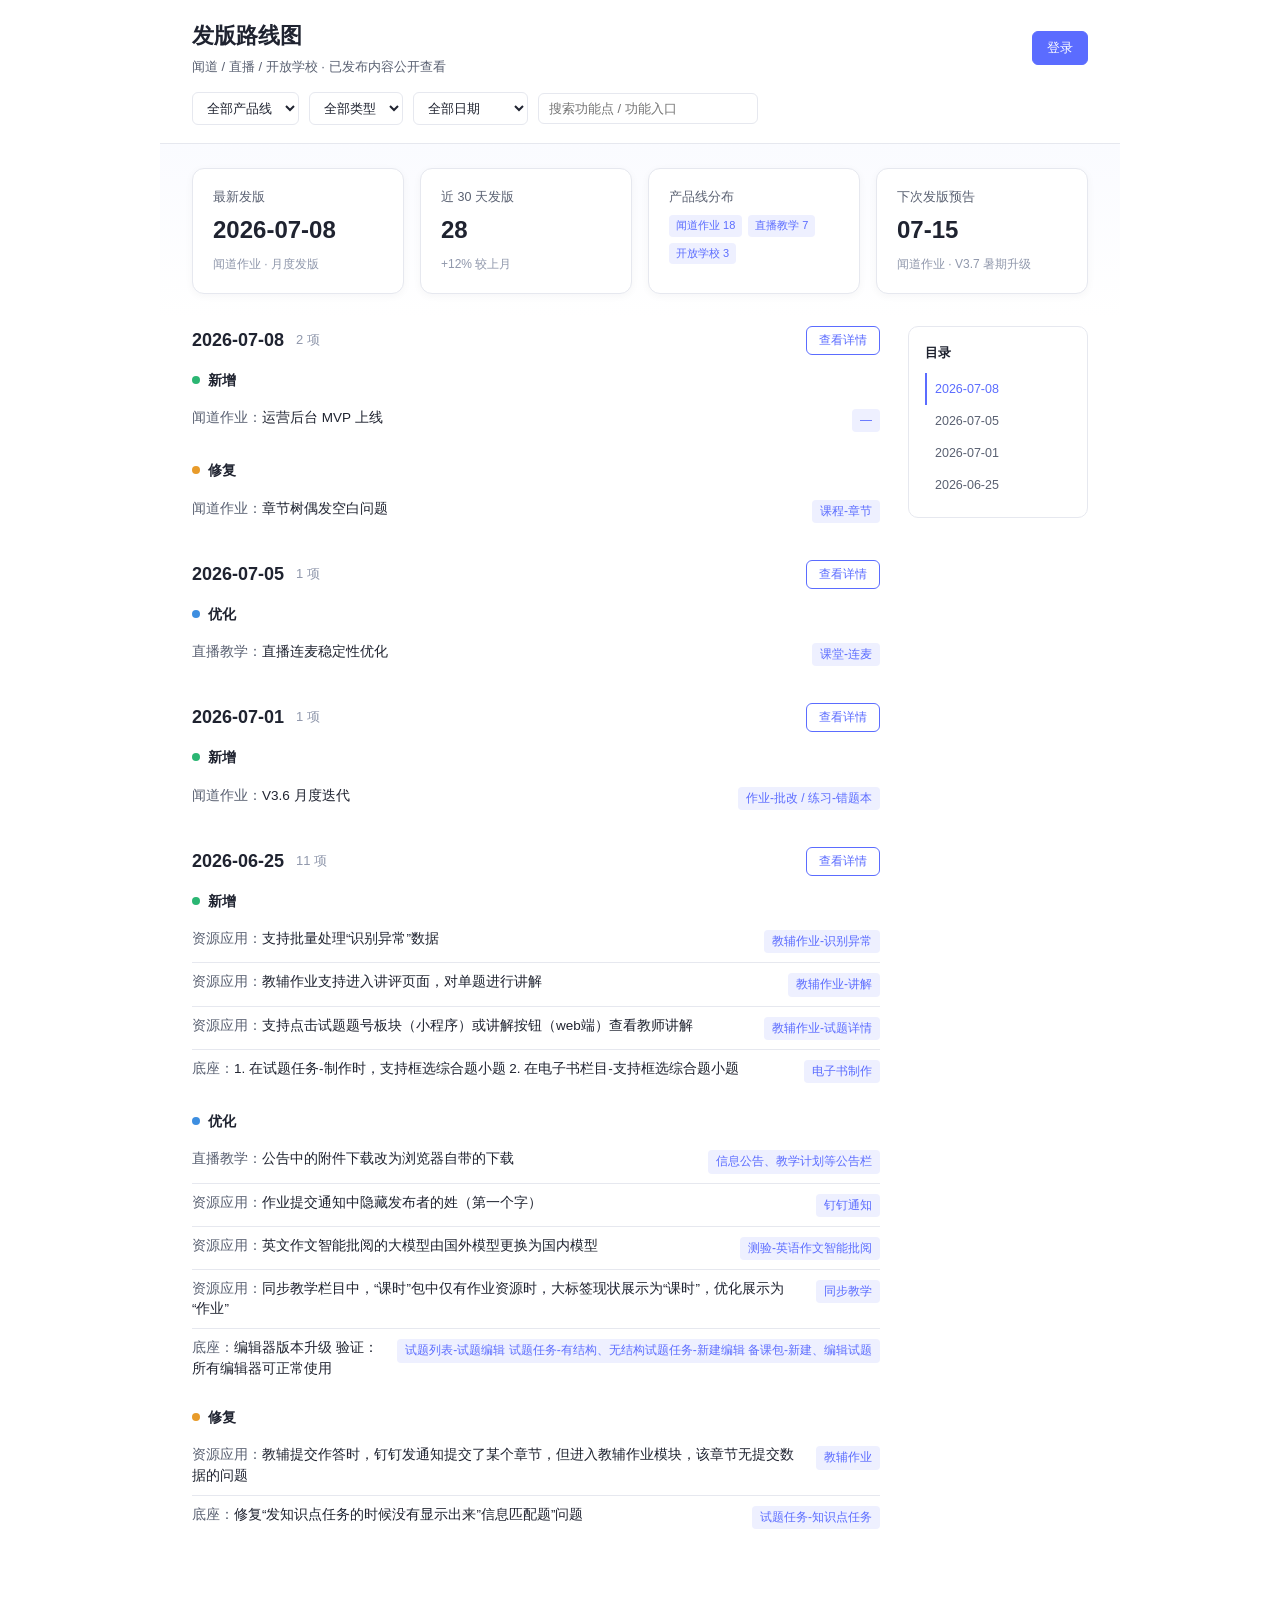
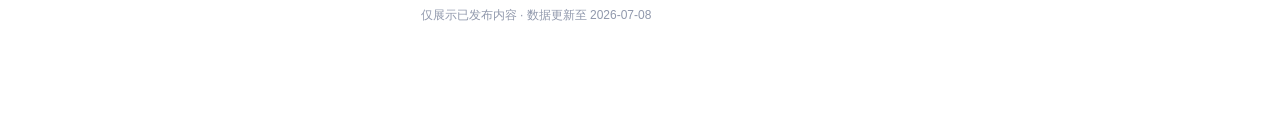
<file: index.html>
<!DOCTYPE html>
<html lang="zh-CN">
<head>
<meta charset="UTF-8" />
<meta name="viewport" content="width=device-width, initial-scale=1.0" />
<title>发版路线图 · 公开查看</title>
<style>
  :root {
    --primary: #5B6CFF;
    --primary-soft: #EEF0FF;
    --primary-hover: #4858E8;
    --bg: #FFFFFF;
    --surface: #FFFFFF;
    --text: #1F2330;
    --text-2: #5A6172;
    --text-3: #9098AC;
    --border: #E6E8EF;
    --success: #2BB673;
    --warn: #E89B2A;
    --danger: #E25555;
    --info: #3D8EE0;
  }
  * { box-sizing: border-box; }
  html, body { margin: 0; padding: 0; }
  body {
    font-family: -apple-system, BlinkMacSystemFont, "Segoe UI", "PingFang SC", "Microsoft YaHei", sans-serif;
    background: var(--bg);
    color: var(--text);
    font-size: 14px;
    line-height: 1.6;
  }

  /* Header */
  .header {
    border-bottom: 1px solid var(--border);
    padding: 18px 32px;
    background: var(--surface);
    position: sticky;
    top: 0;
    z-index: 100;
  }
  .header .top { display: flex; align-items: center; justify-content: space-between; gap: 16px; }
  .header .title { font-size: 22px; font-weight: 600; }
  .header .subtitle { color: var(--text-2); font-size: 13px; margin-top: 4px; }
  .header .filter { display: flex; gap: 10px; align-items: center; margin-top: 14px; flex-wrap: wrap; }
  .header .filter select, .header .filter input {
    padding: 7px 10px; border: 1px solid var(--border); border-radius: 6px; font-size: 13px;
    background: #fff; color: var(--text);
  }
  .header .filter input { width: 220px; }

  /* Header actions */
  .header-actions { display: flex; align-items: center; gap: 10px; flex-shrink: 0; }
  .btn {
    display: inline-flex; align-items: center; gap: 6px;
    padding: 7px 14px; border-radius: 6px; border: 1px solid var(--border);
    background: #fff; color: var(--text); font-size: 13px;
    cursor: pointer; transition: all 0.15s; text-decoration: none;
  }
  .btn:hover { border-color: var(--primary); color: var(--primary); }
  .btn-primary { background: var(--primary); border-color: var(--primary); color: #fff; }
  .btn-primary:hover { background: var(--primary-hover); border-color: var(--primary-hover); color: #fff; }
  .btn-outline { border-color: var(--primary); color: var(--primary); background: #fff; }
  .btn-outline:hover { background: var(--primary-soft); }
  .user-badge { display: flex; align-items: center; gap: 8px; font-size: 13px; color: var(--text-2); }
  .user-badge .avatar {
    width: 28px; height: 28px; border-radius: 50%; display: inline-flex; align-items: center; justify-content: center;
    color: #fff; font-size: 12px; font-weight: 600; background: linear-gradient(135deg, var(--primary), #8E9BFF);
  }

  /* Overview cards */
  .overview {
    display: grid;
    grid-template-columns: repeat(4, 1fr);
    gap: 16px;
    padding: 24px 32px;
    background: linear-gradient(180deg, #FAFBFF, #FFFFFF);
  }
  .ov-card {
    background: #fff; border: 1px solid var(--border); border-radius: 12px; padding: 18px 20px;
    box-shadow: 0 2px 8px rgba(30,34,53,0.04);
  }
  .ov-card .label { color: var(--text-2); font-size: 12.5px; }
  .ov-card .value { font-size: 24px; font-weight: 600; margin-top: 4px; }
  .ov-card .desc { color: var(--text-3); font-size: 12px; margin-top: 6px; }
  .ov-card .tags { display: flex; gap: 6px; flex-wrap: wrap; margin-top: 8px; }
  .ov-card .tags .tag { font-size: 11px; padding: 2px 7px; border-radius: 4px; background: var(--primary-soft); color: var(--primary); }

  /* Layout */
  .page-wrapper { max-width: 960px; margin: 0 auto; }
  .container { display: flex; padding: 8px 32px 60px; gap: 28px; }
  .content { flex: 1; min-width: 0; }
  .toc {
    width: 180px; flex-shrink: 0; position: sticky; top: 160px; align-self: flex-start;
    border: 1px solid var(--border); border-radius: 10px; padding: 16px; background: #fff;
  }
  .toc-title { font-size: 13px; font-weight: 600; margin-bottom: 10px; }
  .toc-item { font-size: 12.5px; color: var(--text-2); padding: 6px 0; cursor: pointer; border-left: 2px solid transparent; padding-left: 8px; }
  .toc-item:hover { color: var(--primary); border-left-color: var(--primary); }
  .toc-item.active { color: var(--primary); border-left-color: var(--primary); font-weight: 500; }

  /* Date group */
  .group { margin-bottom: 28px; }
  .group-head { display: flex; align-items: center; gap: 12px; margin-bottom: 14px; }
  .group-head .date { font-size: 18px; font-weight: 600; }
  .group-head .count { color: var(--text-3); font-size: 13px; margin-right: auto; }
  .group-head .detail-btn { font-size: 12px; padding: 5px 12px; border: 1px solid var(--primary); color: var(--primary); border-radius: 6px; background: #fff; cursor: pointer; }
  .group-head .detail-btn:hover { background: var(--primary-soft); }

  /* Type section */
  .type-section { margin-bottom: 18px; }
  .type-section:last-child { margin-bottom: 0; }
  .type-title { display: flex; align-items: center; gap: 8px; font-weight: 600; font-size: 14px; margin-bottom: 8px; }
  .type-dot { width: 8px; height: 8px; border-radius: 50%; }
  .type-dot.add { background: var(--success); }
  .type-dot.opt { background: var(--info); }
  .type-dot.fix { background: var(--warn); }

  /* Item row */
  .item-row {
    display: flex; align-items: flex-start; justify-content: space-between;
    padding: 9px 0; border-bottom: 1px solid var(--border); gap: 16px;
  }
  .item-row:last-child { border-bottom: none; }
  .item-text { font-size: 13.5px; color: var(--text); line-height: 1.5; }
  .item-text .pl { color: var(--text-2); }
  .item-entry {
    flex-shrink: 0; font-size: 12px; color: var(--primary);
    background: var(--primary-soft); padding: 2px 8px; border-radius: 4px;
    margin-top: 1px; white-space: nowrap;
  }

  /* Modal */
  .modal {
    display: none; position: fixed; inset: 0; z-index: 200;
    background: rgba(31, 35, 48, 0.5); align-items: center; justify-content: center;
    padding: 20px;
  }
  .modal.show { display: flex; }
  .modal-content {
    background: #fff; border-radius: 12px; max-width: 760px; width: 100%; max-height: 85vh;
    display: flex; flex-direction: column; box-shadow: 0 20px 50px rgba(31,35,48,0.2);
  }
  .modal-header { display: flex; align-items: center; justify-content: space-between; padding: 18px 20px; border-bottom: 1px solid var(--border); }
  .modal-header .title { font-size: 16px; font-weight: 600; }
  .modal-close { background: none; border: none; font-size: 20px; color: var(--text-3); cursor: pointer; }
  .modal-body { padding: 20px; overflow-y: auto; }
  .image-grid { display: grid; grid-template-columns: repeat(2, 1fr); gap: 14px; }
  .image-grid .img {
    aspect-ratio: 16/10; background: linear-gradient(135deg, #DDE3FF, #C8CFFF); border-radius: 8px;
  }
  .image-grid .img.wide { grid-column: 1 / -1; }

  /* Footer */
  .footer { text-align: center; color: var(--text-3); font-size: 12px; padding: 40px 32px; }

  /* Responsive */
  @media (max-width: 900px) {
    .header { padding: 16px 20px; }
    .header .top { flex-wrap: wrap; }
    .header .filter { width: 100%; }
    .header .filter input { flex: 1; width: auto; }
    .header-actions { width: 100%; justify-content: flex-end; margin-top: 8px; }
    .overview { grid-template-columns: repeat(2, 1fr); padding: 16px 20px; }
    .container { flex-direction: column; padding: 8px 20px 40px; }
    .toc { width: 100%; position: static; display: flex; gap: 10px; padding: 12px; overflow-x: auto; }
    .toc-title { display: none; }
    .toc-item { border-left: none; border-bottom: 2px solid transparent; padding: 4px 6px; white-space: nowrap; }
    .toc-item:hover, .toc-item.active { border-left-color: transparent; border-bottom-color: var(--primary); }
    .image-grid { grid-template-columns: 1fr; }
  }
  @media (max-width: 560px) {
    .overview { grid-template-columns: 1fr; }
    .header .filter { flex-direction: column; align-items: stretch; }
    .header .filter select, .header .filter input { width: 100%; }
    .item-row { flex-direction: column; gap: 6px; }
    .item-entry { align-self: flex-start; margin-top: 0; }
  }
</style>
</head>
<body>

<div class="page-wrapper">

<div class="header">
  <div class="top">
    <div>
      <div class="title">发版路线图</div>
      <div class="subtitle">闻道 / 直播 / 开放学校 · 已发布内容公开查看</div>
    </div>
    <div class="header-actions" id="header-actions">
      <button class="btn btn-primary" onclick="openLogin()">登录</button>
    </div>
  </div>
  <div class="filter">
    <select>
      <option>全部产品线</option>
      <option>闻道作业</option>
      <option>直播教学</option>
      <option>开放学校</option>
    </select>
    <select>
      <option>全部类型</option>
      <option>新增</option>
      <option>优化</option>
      <option>修复</option>
    </select>
    <select>
      <option>全部日期</option>
      <option>最近 7 天</option>
      <option>最近 30 天</option>
      <option>2026 年 7 月</option>
    </select>
    <input type="text" placeholder="搜索功能点 / 功能入口" />
  </div>
</div>

<div class="overview">
  <div class="ov-card">
    <div class="label">最新发版</div>
    <div class="value">2026-07-08</div>
    <div class="desc">闻道作业 · 月度发版</div>
  </div>
  <div class="ov-card">
    <div class="label">近 30 天发版</div>
    <div class="value">28</div>
    <div class="desc">+12% 较上月</div>
  </div>
  <div class="ov-card">
    <div class="label">产品线分布</div>
    <div class="tags">
      <span class="tag">闻道作业 18</span>
      <span class="tag">直播教学 7</span>
      <span class="tag">开放学校 3</span>
    </div>
  </div>
  <div class="ov-card">
    <div class="label">下次发版预告</div>
    <div class="value">07-15</div>
    <div class="desc">闻道作业 · V3.7 暑期升级</div>
  </div>
</div>

<div class="container">
  <div class="content">

    <div class="group" id="g-2026-07-08">
      <div class="group-head">
        <div class="date">2026-07-08</div>
        <div class="count">2 项</div>
        <button class="detail-btn" onclick="openDetail('2026-07-08')">查看详情</button>
      </div>
      <div class="type-section">
        <div class="type-title"><span class="type-dot add"></span>新增</div>
        <div class="item-row">
          <div class="item-text"><span class="pl">闻道作业：</span>运营后台 MVP 上线</div>
          <div class="item-entry">—</div>
        </div>
      </div>
      <div class="type-section">
        <div class="type-title"><span class="type-dot fix"></span>修复</div>
        <div class="item-row">
          <div class="item-text"><span class="pl">闻道作业：</span>章节树偶发空白问题</div>
          <div class="item-entry">课程-章节</div>
        </div>
      </div>
    </div>

    <div class="group" id="g-2026-07-05">
      <div class="group-head">
        <div class="date">2026-07-05</div>
        <div class="count">1 项</div>
        <button class="detail-btn" onclick="openDetail('2026-07-05')">查看详情</button>
      </div>
      <div class="type-section">
        <div class="type-title"><span class="type-dot opt"></span>优化</div>
        <div class="item-row">
          <div class="item-text"><span class="pl">直播教学：</span>直播连麦稳定性优化</div>
          <div class="item-entry">课堂-连麦</div>
        </div>
      </div>
    </div>

    <div class="group" id="g-2026-07-01">
      <div class="group-head">
        <div class="date">2026-07-01</div>
        <div class="count">1 项</div>
        <button class="detail-btn" onclick="openDetail('2026-07-01')">查看详情</button>
      </div>
      <div class="type-section">
        <div class="type-title"><span class="type-dot add"></span>新增</div>
        <div class="item-row">
          <div class="item-text"><span class="pl">闻道作业：</span>V3.6 月度迭代</div>
          <div class="item-entry">作业-批改 / 练习-错题本</div>
        </div>
      </div>
    </div>

    <div class="group" id="g-2026-06-25">
      <div class="group-head">
        <div class="date">2026-06-25</div>
        <div class="count">11 项</div>
        <button class="detail-btn" onclick="openDetail('2026-06-25')">查看详情</button>
      </div>
      <div class="type-section">
        <div class="type-title"><span class="type-dot add"></span>新增</div>
        <div class="item-row">
          <div class="item-text"><span class="pl">资源应用：</span>支持批量处理“识别异常”数据</div>
          <div class="item-entry">教辅作业-识别异常</div>
        </div>
        <div class="item-row">
          <div class="item-text"><span class="pl">资源应用：</span>教辅作业支持进入讲评页面，对单题进行讲解</div>
          <div class="item-entry">教辅作业-讲解</div>
        </div>
        <div class="item-row">
          <div class="item-text"><span class="pl">资源应用：</span>支持点击试题题号板块（小程序）或讲解按钮（web端）查看教师讲解</div>
          <div class="item-entry">教辅作业-试题详情</div>
        </div>
        <div class="item-row">
          <div class="item-text"><span class="pl">底座：</span>1. 在试题任务-制作时，支持框选综合题小题 2. 在电子书栏目-支持框选综合题小题</div>
          <div class="item-entry">电子书制作</div>
        </div>
      </div>
      <div class="type-section">
        <div class="type-title"><span class="type-dot opt"></span>优化</div>
        <div class="item-row">
          <div class="item-text"><span class="pl">直播教学：</span>公告中的附件下载改为浏览器自带的下载</div>
          <div class="item-entry">信息公告、教学计划等公告栏</div>
        </div>
        <div class="item-row">
          <div class="item-text"><span class="pl">资源应用：</span>作业提交通知中隐藏发布者的姓（第一个字）</div>
          <div class="item-entry">钉钉通知</div>
        </div>
        <div class="item-row">
          <div class="item-text"><span class="pl">资源应用：</span>英文作文智能批阅的大模型由国外模型更换为国内模型</div>
          <div class="item-entry">测验-英语作文智能批阅</div>
        </div>
        <div class="item-row">
          <div class="item-text"><span class="pl">资源应用：</span>同步教学栏目中，“课时”包中仅有作业资源时，大标签现状展示为“课时”，优化展示为“作业”</div>
          <div class="item-entry">同步教学</div>
        </div>
        <div class="item-row">
          <div class="item-text"><span class="pl">底座：</span>编辑器版本升级 验证：所有编辑器可正常使用</div>
          <div class="item-entry">试题列表-试题编辑 试题任务-有结构、无结构试题任务-新建编辑 备课包-新建、编辑试题</div>
        </div>
      </div>
      <div class="type-section">
        <div class="type-title"><span class="type-dot fix"></span>修复</div>
        <div class="item-row">
          <div class="item-text"><span class="pl">资源应用：</span>教辅提交作答时，钉钉发通知提交了某个章节，但进入教辅作业模块，该章节无提交数据的问题</div>
          <div class="item-entry">教辅作业</div>
        </div>
        <div class="item-row">
          <div class="item-text"><span class="pl">底座：</span>修复“发知识点任务的时候没有显示出来”信息匹配题”问题</div>
          <div class="item-entry">试题任务-知识点任务</div>
        </div>
      </div>
    </div>

    <div class="footer">仅展示已发布内容 · 数据更新至 2026-07-08</div>
  </div>

  <div class="toc">
    <div class="toc-title">目录</div>
    <div class="toc-item active" onclick="jumpTo('g-2026-07-08')">2026-07-08</div>
    <div class="toc-item" onclick="jumpTo('g-2026-07-05')">2026-07-05</div>
    <div class="toc-item" onclick="jumpTo('g-2026-07-01')">2026-07-01</div>
    <div class="toc-item" onclick="jumpTo('g-2026-06-25')">2026-06-25</div>
  </div>
</div>

</div>

<!-- Detail Modal -->
<div class="modal" id="detail-modal" onclick="closeModal(event)">
  <div class="modal-content" onclick="event.stopPropagation()">
    <div class="modal-header">
      <div class="title" id="detail-title">发版详情</div>
      <button class="modal-close" onclick="closeModal()">×</button>
    </div>
    <div class="modal-body">
      <div class="image-grid" id="detail-images">
        <div class="img"></div>
        <div class="img"></div>
        <div class="img wide"></div>
      </div>
      <p class="text-muted" style="color:var(--text-2);font-size:12.5px;margin-top:14px">以上为本次发版的功能截图与长图，可右键保存或滚动查看。</p>
    </div>
  </div>
</div>

<!-- Login Modal -->
<div class="modal" id="login-modal" onclick="closeLogin(event)">
  <div class="modal-content" style="max-width:360px" onclick="event.stopPropagation()">
    <div class="modal-header">
      <div class="title">模拟登录</div>
      <button class="modal-close" onclick="closeLogin()">×</button>
    </div>
    <div class="modal-body">
      <p style="color:var(--text-2);font-size:13px;margin:0 0 12px">选择角色以演示登录状态：</p>
      <div style="display:flex;flex-direction:column;gap:8px">
        <button class="btn btn-outline" onclick="login('guest')">普通用户登录</button>
        <button class="btn btn-outline" onclick="login('ops')">运营登录</button>
        <button class="btn btn-outline" onclick="login('admin')">管理员登录</button>
      </div>
    </div>
  </div>
</div>

<script>
  let currentUser = null;

  function jumpTo(id) {
    const el = document.getElementById(id);
    if (el) {
      el.scrollIntoView({ behavior: 'smooth', block: 'start' });
      document.querySelectorAll('.toc-item').forEach(i => i.classList.remove('active'));
      event.target.classList.add('active');
    }
  }

  function openDetail(date) {
    document.getElementById('detail-title').textContent = date + ' · 发版详情';
    document.getElementById('detail-modal').classList.add('show');
  }

  function closeModal(e) {
    if (!e || e.target.id === 'detail-modal') {
      document.getElementById('detail-modal').classList.remove('show');
    }
  }

  function openLogin() {
    document.getElementById('login-modal').classList.add('show');
  }

  function closeLogin(e) {
    if (!e || e.target.id === 'login-modal') {
      document.getElementById('login-modal').classList.remove('show');
    }
  }

  function login(role) {
    currentUser = { role: role };
    closeLogin();
    renderHeader();
  }

  function logout() {
    currentUser = null;
    renderHeader();
  }

  function renderHeader() {
    const box = document.getElementById('header-actions');
    if (!currentUser) {
      box.innerHTML = '<button class="btn btn-primary" onclick="openLogin()">登录</button>';
      return;
    }

    let html = '<div class="user-badge"><span class="avatar">' + (currentUser.role === 'admin' ? '管' : currentUser.role === 'ops' ? '运' : '游') + '</span><span>' + roleName(currentUser.role) + '</span></div>';

    if (currentUser.role === 'ops' || currentUser.role === 'admin') {
      html += '<a class="btn btn-primary" href="' + (currentUser.role === 'admin' ? 'admin.html' : 'ops.html') + '">进入后台</a>';
    }

    html += '<button class="btn" onclick="logout()">退出</button>';
    box.innerHTML = html;
  }

  function roleName(role) {
    return role === 'admin' ? '管理员' : role === 'ops' ? '运营' : '游客';
  }
</script>

</body>
</html>
</file>
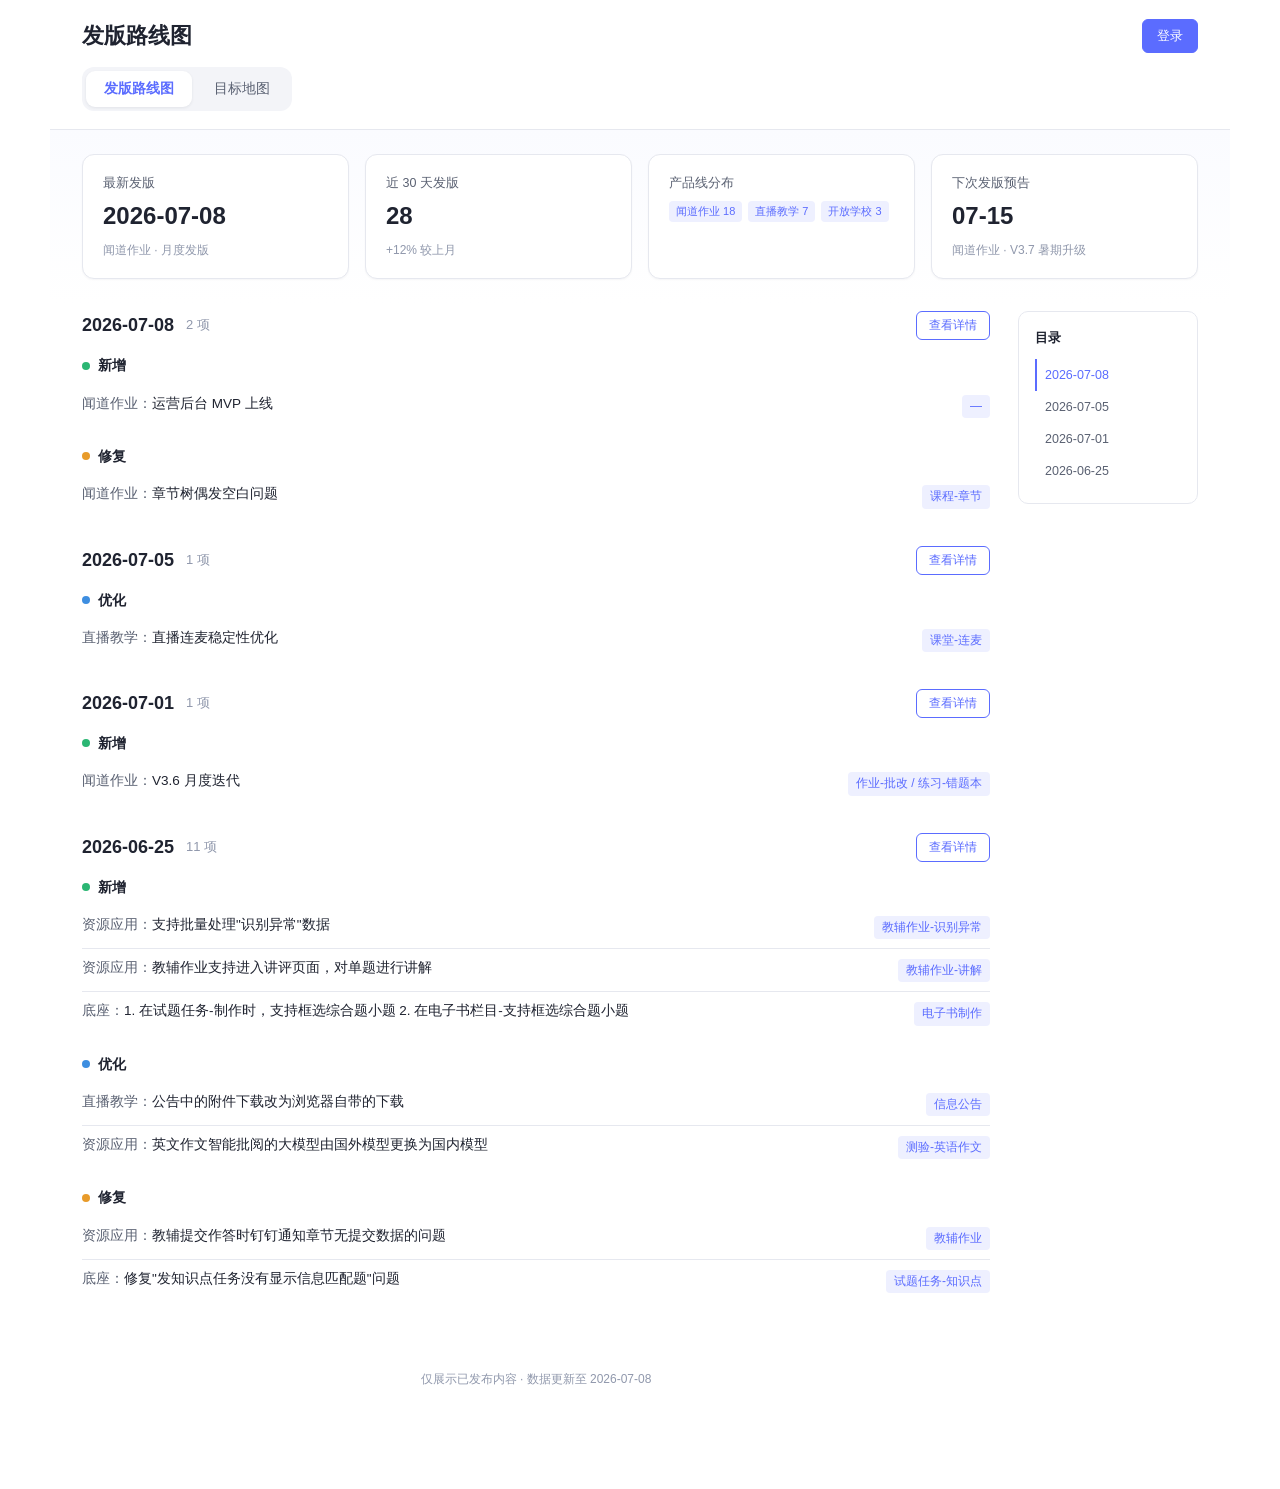
<file: 原型网页/index.html>
<!DOCTYPE html>
<html lang="zh-CN">
<head>
<meta charset="UTF-8" />
<meta name="viewport" content="width=device-width, initial-scale=1.0" />
<title>发版路线图 · 公开查看</title>
<style>
:root{--primary:#5B6CFF;--primary-soft:#EEF0FF;--primary-hover:#4858E8;--bg:#FFFFFF;--text:#1F2330;--text-2:#5A6172;--text-3:#9098AC;--border:#E6E8EF;--success:#2BB673;--warn:#E89B2A;--danger:#E25555;--info:#3D8EE0;
--tm-meet-full:#2DA878;--tm-meet-full-bg:#E7F4EE;--tm-meet-basic:#4488D0;--tm-meet-basic-bg:#E9F0FA;--tm-meet-none:#D0615C;--tm-meet-none-bg:#FBEAE9;--tm-meet-empty-bg:#F1F2F6;--tm-meet-empty-border:#C5CAD7;
--tm-status-dev:#0D9488;--tm-status-sched:#D97706;--tm-status-wait:#94A3B8;--tm-status-nores:#BE185D;
--tm-bg:#FFFFFF;--tm-bg-subtle:#FAFBFD;--tm-bg-muted:#F7F8FC;--tm-bg-inset:#F3F4F8;--tm-text:#1F2330;--tm-text-2:#5A6172;--tm-text-3:#9098AC;--tm-border:#E6E8EF;--tm-border-light:#EEF0F4;
--tm-radius-md:6px;--tm-radius-lg:8px;--tm-radius-xl:10px;--tm-radius-2xl:12px;
--tm-shadow-xs:0 1px 2px rgba(31,35,48,0.04);--tm-shadow-md:0 4px 14px rgba(31,35,48,0.08);--tm-shadow-tip:0 8px 28px rgba(31,35,48,0.14);
--tm-tf:0.12s ease;--tm-tb:0.18s ease}
*{box-sizing:border-box}html,body{margin:0;padding:0}
body{font-family:-apple-system,BlinkMacSystemFont,"Segoe UI","PingFang SC","Microsoft YaHei",sans-serif;background:var(--tm-bg);color:var(--tm-text);font-size:14px;line-height:1.6}
.header{border-bottom:1px solid var(--tm-border);padding:18px 32px;background:var(--tm-bg);position:sticky;top:0;z-index:100}
.header .top{display:flex;align-items:center;justify-content:space-between;gap:16px}
.header .title{font-size:22px;font-weight:600}
.header-actions{display:flex;align-items:center;gap:10px;flex-shrink:0}
.btn{display:inline-flex;align-items:center;gap:6px;padding:7px 14px;border-radius:var(--tm-radius-md);border:1px solid var(--tm-border);background:#fff;color:var(--tm-text);font-size:13px;cursor:pointer;transition:all var(--tm-tf);text-decoration:none}
.btn:hover{border-color:var(--primary);color:var(--primary)}
.btn-primary{background:var(--primary);border-color:var(--primary);color:#fff}.btn-primary:hover{background:var(--primary-hover);border-color:var(--primary-hover);color:#fff}
.user-badge{display:flex;align-items:center;gap:8px;font-size:13px;color:var(--tm-text-2)}
.user-badge .avatar{width:28px;height:28px;border-radius:50%;display:inline-flex;align-items:center;justify-content:center;color:#fff;font-size:12px;font-weight:600;background:linear-gradient(135deg,var(--primary),#8E9BFF)}
.tabs{display:inline-flex;gap:4px;margin-top:14px;padding:4px;background:var(--tm-bg-inset);border-radius:12px}
.tab{padding:7px 18px;border:none;background:transparent;color:var(--tm-text-2);font-size:13.5px;cursor:pointer;border-radius:9px;transition:all var(--tm-tb)}
.tab:hover{color:var(--tm-text);background:rgba(255,255,255,0.7)}
.tab.active{background:#fff;color:var(--primary);font-weight:600;box-shadow:0 1px 3px rgba(31,35,48,0.08)}
.tab.locked{display:none}
.overview{display:grid;grid-template-columns:repeat(4,1fr);gap:16px;padding:24px 32px;background:linear-gradient(180deg,#FAFBFF,#FFFFFF)}
.ov-card{background:#fff;border:1px solid var(--tm-border);border-radius:12px;padding:18px 20px;box-shadow:var(--tm-shadow-xs)}
.ov-card .label{color:var(--tm-text-2);font-size:12.5px}.ov-card .value{font-size:24px;font-weight:600;margin-top:4px}
.ov-card .desc{color:var(--tm-text-3);font-size:12px;margin-top:6px}.ov-card .tags{display:flex;gap:6px;flex-wrap:wrap;margin-top:8px}
.ov-card .tags .tag{font-size:11px;padding:2px 7px;border-radius:4px;background:var(--primary-soft);color:var(--primary)}
.page-wrapper{max-width:1180px;margin:0 auto}
.container{display:flex;padding:8px 32px 60px;gap:28px}
.content{flex:1;min-width:0}
.toc{width:180px;flex-shrink:0;position:sticky;top:160px;align-self:flex-start;border:1px solid var(--tm-border);border-radius:var(--tm-radius-xl);padding:16px;background:#fff}
.toc-title{font-size:13px;font-weight:600;margin-bottom:10px}
.toc-item{font-size:12.5px;color:var(--tm-text-2);padding:6px 0;cursor:pointer;border-left:2px solid transparent;padding-left:8px}
.toc-item:hover{color:var(--primary);border-left-color:var(--primary)}
.toc-item.active{color:var(--primary);border-left-color:var(--primary);font-weight:500}
.group{margin-bottom:28px}.group-head{display:flex;align-items:center;gap:12px;margin-bottom:14px}
.group-head .date{font-size:18px;font-weight:600}.group-head .count{color:var(--tm-text-3);font-size:13px;margin-right:auto}
.group-head .detail-btn{font-size:12px;padding:5px 12px;border:1px solid var(--primary);color:var(--primary);border-radius:var(--tm-radius-md);background:#fff;cursor:pointer}
.type-section{margin-bottom:18px}.type-section:last-child{margin-bottom:0}
.type-title{display:flex;align-items:center;gap:8px;font-weight:600;font-size:14px;margin-bottom:8px}
.type-dot{width:8px;height:8px;border-radius:50%}.type-dot.add{background:var(--success)}.type-dot.opt{background:var(--info)}.type-dot.fix{background:var(--warn)}
.item-row{display:flex;align-items:flex-start;justify-content:space-between;padding:9px 0;border-bottom:1px solid var(--tm-border);gap:16px}
.item-row:last-child{border-bottom:none}.item-text{font-size:13.5px;color:var(--tm-text);line-height:1.5}.item-text .pl{color:var(--tm-text-2)}
.item-entry{flex-shrink:0;font-size:12px;color:var(--primary);background:var(--primary-soft);padding:2px 8px;border-radius:4px;margin-top:1px;white-space:nowrap}
.footer{text-align:center;color:var(--tm-text-3);font-size:12px;padding:40px 32px}
.modal{display:none;position:fixed;inset:0;z-index:200;background:rgba(31,35,48,0.5);align-items:center;justify-content:center;padding:20px}
.modal.show{display:flex}
.modal-content{background:#fff;border-radius:12px;max-width:760px;width:100%;max-height:85vh;display:flex;flex-direction:column;box-shadow:0 20px 50px rgba(31,35,48,0.2)}
.modal-header{display:flex;align-items:center;justify-content:space-between;padding:18px 20px;border-bottom:1px solid var(--tm-border)}
.modal-header .title{font-size:16px;font-weight:600}.modal-close{background:none;border:none;font-size:20px;color:var(--tm-text-3);cursor:pointer}
.modal-body{padding:20px;overflow-y:auto}
.image-grid{display:grid;grid-template-columns:repeat(2,1fr);gap:14px}.image-grid .img{aspect-ratio:16/10;background:linear-gradient(135deg,#DDE3FF,#C8CFFF);border-radius:8px}.image-grid .img.wide{grid-column:1/-1}
/* tm overview */
.tm-overview{display:grid;grid-template-columns:0.85fr 1.5fr 1.15fr 1.3fr;gap:0;background:var(--tm-bg-subtle);border:1px solid var(--tm-border);border-radius:var(--tm-radius-2xl);margin-bottom:24px;overflow:hidden}
.tm-kpi{padding:18px 20px;border-right:1px solid var(--tm-border-light);display:flex;flex-direction:column}.tm-kpi:last-child{border-right:none}
.tm-kpi-label{font-size:12px;font-weight:500;color:var(--tm-text-3);margin-bottom:10px}
.tm-kpi-num{font-size:26px;font-weight:700;line-height:1.05;font-variant-numeric:tabular-nums;color:var(--tm-text)}
.tm-kpi-num .pct{font-size:14px;font-weight:600;margin-left:2px}
.tm-kpi-sub{font-size:12px;color:var(--tm-text-2);margin-top:6px;line-height:1.6}
.tm-kpi-sub .seg{display:inline-block;margin-right:8px}.tm-kpi-sub .seg b{font-weight:600;font-variant-numeric:tabular-nums}
.tm-stack{height:10px;border-radius:5px;overflow:hidden;background:var(--tm-border-light);display:flex;margin-top:auto}
.tm-stack span{height:100%;transition:width var(--tm-tb)}.tm-stack span.full{background:var(--tm-meet-full)}.tm-stack span.basic{background:var(--tm-meet-basic)}.tm-stack span.none{background:var(--tm-meet-none)}
.tm-legend{display:flex;gap:14px;margin-top:8px;font-size:11.5px;color:var(--tm-text-2);flex-wrap:wrap}
.tm-legend i{display:inline-block;width:9px;height:9px;border-radius:2px;margin-right:4px;vertical-align:0}
.tm-legend b{font-weight:600;color:var(--tm-text);font-variant-numeric:tabular-nums;margin-left:1px}
.tm-status-grid{display:grid;grid-template-columns:1fr 1fr;gap:10px 16px;margin-top:2px}
.tm-status-item{display:flex;align-items:center;gap:6px}
.tm-status-item .dot{width:8px;height:8px;border-radius:50%;flex-shrink:0}
.tm-status-item .n{font-size:17px;font-weight:700;font-variant-numeric:tabular-nums;color:var(--tm-text);line-height:1}
.tm-status-item .t{font-size:11.5px;color:var(--tm-text-2)}
.tm-biz-row{display:flex;align-items:center;gap:8px;margin-top:6px;font-size:11.5px}
.tm-biz-row .bn{width:56px;color:var(--tm-text-2);flex-shrink:0}
.tm-biz-row .bar{flex:1;height:8px;border-radius:4px;overflow:hidden;background:var(--tm-border-light);display:flex}
.tm-biz-row .br{width:36px;text-align:right;color:var(--tm-text-3);font-variant-numeric:tabular-nums;flex-shrink:0}
/* tm switch */
.tm-switch{display:inline-flex;gap:4px;padding:4px;background:var(--tm-bg-inset);border-radius:10px;margin-bottom:16px}
.tm-switch button{padding:6px 16px;border:none;background:transparent;color:var(--tm-text-2);font-size:13px;cursor:pointer;border-radius:7px;transition:all var(--tm-tb)}
.tm-switch button:hover{color:var(--tm-text);background:rgba(255,255,255,0.7)}
.tm-switch button.active{background:#fff;color:var(--primary);font-weight:600;box-shadow:0 1px 3px rgba(31,35,48,0.08)}
/* tm filter */
.tm-filter{display:flex;gap:10px;align-items:center;margin-bottom:16px;flex-wrap:wrap}
.tm-filter select,.tm-filter input{padding:7px 10px;border:1px solid var(--tm-border);border-radius:var(--tm-radius-md);font-size:13px;background:#fff;color:var(--tm-text)}
.tm-filter input{width:200px}.tm-count{color:var(--tm-text-3);font-size:12px;margin-left:auto}
/* tm map */
.tm-map .tm-scene{margin-bottom:24px}
.tm-scene-head{display:flex;align-items:baseline;gap:10px;margin-bottom:12px;padding-bottom:8px;border-bottom:1px solid var(--tm-border)}
.tm-scene-head .name{font-size:16px;font-weight:600;color:var(--tm-text)}
.tm-scene-head .name::before{content:'';display:inline-block;width:4px;height:15px;border-radius:2px;background:var(--primary);margin-right:8px;vertical-align:-2px}
.tm-scene-head .cnt{color:var(--tm-text-3);font-size:12.5px}
.tm-link-row{margin-bottom:16px}
.tm-link-name{display:inline-flex;align-items:center;gap:6px;font-size:11.5px;font-weight:600;letter-spacing:0.3px;color:var(--tm-text-3);margin-bottom:9px;padding-left:2px;text-transform:none}
.tm-link-name::before{content:'';width:5px;height:5px;border-radius:50%;background:var(--tm-text-3);flex-shrink:0}
.tm-blocks{display:grid;grid-template-columns:repeat(auto-fill,minmax(172px,1fr));gap:8px}
.tm-block{position:relative;min-height:54px;padding:8px 10px 8px 11px;border-radius:var(--tm-radius-lg);background:var(--tm-meet-empty-bg);border-left:4px solid var(--tm-meet-empty-border);cursor:pointer;transition:transform var(--tm-tf),box-shadow var(--tm-tf);overflow:hidden}
.tm-block:hover{transform:translateY(-1px);box-shadow:var(--tm-shadow-md);z-index:2}
.tm-block.mf{background:var(--tm-meet-full-bg);border-left-color:var(--tm-meet-full)}
.tm-block.mb{background:var(--tm-meet-basic-bg);border-left-color:var(--tm-meet-basic)}
.tm-block.mn{background:var(--tm-meet-none-bg);border-left-color:var(--tm-meet-none)}
.tm-block.lh{border-left-width:4px;opacity:1}.tm-block.lm{border-left-width:3px;opacity:1}.tm-block.ll{border-left-width:2px;opacity:0.88}.tm-block.ln{border-left-width:1px;opacity:0.70}
.tm-block-title{font-size:12.5px;font-weight:500;line-height:1.4;color:var(--tm-text);display:-webkit-box;-webkit-line-clamp:2;-webkit-box-orient:vertical;overflow:hidden;padding-right:14px}
.tm-dot{position:absolute;top:7px;right:7px;width:7px;height:7px;border-radius:50%}
.tm-dot.d-dev{background:var(--tm-status-dev)}.tm-dot.d-sched{background:var(--tm-status-sched)}.tm-dot.d-wait{background:var(--tm-status-wait)}.tm-dot.d-nores{background:var(--tm-status-nores)}
.tm-empty-scene{padding:12px;color:var(--tm-text-3);font-size:12.5px}
/* tm tip */
.tm-tip{display:none;position:fixed;max-width:340px;padding:12px 14px;background:#fff;border:1px solid var(--tm-border);border-radius:var(--tm-radius-xl);box-shadow:var(--tm-shadow-tip);z-index:1000;pointer-events:none;font-size:12.5px;line-height:1.6}
.tm-tip-title{font-size:13.5px;font-weight:600;margin-bottom:6px;color:var(--tm-text)}
.tm-tip-row{color:var(--tm-text-2);margin-bottom:2px}.tm-tip-row b{color:var(--tm-text-3);font-weight:500;margin-right:5px}
.tm-tip-sep{border-top:1px dashed var(--tm-border);margin:8px 0;padding-top:8px}
.tm-tip-dot{display:inline-block;width:8px;height:8px;border-radius:50%;margin-right:4px;vertical-align:0}
/* tm table */
.tm-table-wrap{border:1px solid var(--tm-border);border-radius:var(--tm-radius-xl);overflow:hidden;max-height:72vh;overflow-y:auto}
.tm-table{width:100%;border-collapse:collapse;font-size:12.5px}
.tm-table th{position:sticky;top:0;background:#FAFBFF;color:var(--tm-text-2);font-weight:600;font-size:12.5px;padding:9px 12px;border-bottom:1px solid var(--tm-border);text-align:left;z-index:5;white-space:nowrap}
.tm-table td{padding:9px 12px;border-bottom:1px solid var(--tm-border-light);color:var(--tm-text);vertical-align:middle}
.tm-table td:nth-child(4),.tm-table td:nth-child(5),.tm-table td:nth-child(6),.tm-table td:nth-child(7){white-space:nowrap}
.tm-table tr.scene-row td{background:var(--tm-bg-muted);font-weight:600;color:var(--tm-text);font-size:13px;border-top:1px solid var(--tm-border);border-bottom:1px solid var(--tm-border);box-shadow:inset 3px 0 0 var(--primary)}
.tm-table tr.data-row:hover td{background:var(--tm-bg-subtle)}
.tm-table tr.expand-row td{background:var(--tm-bg-subtle);border-bottom:1px solid var(--tm-border)}
.tm-table tr.expand-row .exp-content{padding:4px 0;font-size:12.5px;color:var(--tm-text-2);line-height:1.7}
.tm-table tr.expand-row .exp-content b{color:var(--tm-text-3);font-weight:600;margin-right:5px}
.tm-table .td-dot{display:inline-block;width:8px;height:8px;border-radius:50%;margin-right:6px;vertical-align:0}
.tm-table .lv-h{font-weight:600;color:var(--tm-text)}.tm-table .lv-m{font-weight:500;color:var(--tm-text)}
.tm-table .lv-l{font-weight:400;color:var(--tm-text-2);opacity:0.85}.tm-table .lv-n{font-weight:400;color:var(--tm-text-3);opacity:0.65}
.tm-table .exp-icon{display:inline-block;width:0;height:0;border-left:5px solid var(--tm-text-3);border-top:4px solid transparent;border-bottom:4px solid transparent;transition:transform 0.15s ease;vertical-align:1px;margin-right:6px;cursor:pointer}
.tm-table .exp-icon.open{transform:rotate(90deg)}
.tm-table .dash{color:var(--tm-text-3)}
/* responsive */
@media(max-width:900px){.header{padding:16px 20px}.header .top{flex-wrap:wrap}.overview{grid-template-columns:repeat(2,1fr);padding:16px 20px}.container{flex-direction:column;padding:8px 20px 40px}.toc{width:100%;position:static;display:flex;gap:10px;padding:12px;overflow-x:auto}.toc-title{display:none}.toc-item{border-left:none;border-bottom:2px solid transparent;padding:4px 6px;white-space:nowrap}.toc-item:hover,.toc-item.active{border-left-color:transparent;border-bottom-color:var(--primary)}.tm-overview{grid-template-columns:1fr 1fr}.tm-kpi{border-right:none;border-bottom:1px solid var(--tm-border-light)}.tm-blocks{grid-template-columns:repeat(auto-fill,minmax(150px,1fr))}.image-grid{grid-template-columns:1fr}}
@media(max-width:560px){.overview{grid-template-columns:1fr}.tm-overview{grid-template-columns:1fr}.tm-blocks{grid-template-columns:1fr 1fr}.tm-filter{flex-direction:column;align-items:stretch}.tm-filter select,.tm-filter input{width:100%}.tm-table{font-size:11.5px}.tm-table th,.tm-table td{padding:7px 8px}}
</style>
</head>
<body>
<div class="page-wrapper">
<div class="header">
  <div class="top">
    <div><div class="title">发版路线图</div></div>
    <div class="header-actions" id="header-actions"><button class="btn btn-primary" onclick="openLogin()">登录</button></div>
  </div>
  <div class="tabs">
    <div class="tab active" id="tab-roadmap" onclick="switchTab('roadmap')">发版路线图</div>
    <div class="tab" id="tab-targetmap" onclick="switchTab('targetmap')">目标地图</div>
  </div>
</div>

<div class="overview" id="overview-cards">
  <div class="ov-card"><div class="label">最新发版</div><div class="value">2026-07-08</div><div class="desc">闻道作业 · 月度发版</div></div>
  <div class="ov-card"><div class="label">近 30 天发版</div><div class="value">28</div><div class="desc">+12% 较上月</div></div>
  <div class="ov-card"><div class="label">产品线分布</div><div class="tags"><span class="tag">闻道作业 18</span><span class="tag">直播教学 7</span><span class="tag">开放学校 3</span></div></div>
  <div class="ov-card"><div class="label">下次发版预告</div><div class="value">07-15</div><div class="desc">闻道作业 · V3.7 暑期升级</div></div>
</div>

<div class="container">
  <div class="content">
    <div id="view-roadmap">
      <div class="group" id="g-2026-07-08"><div class="group-head"><div class="date">2026-07-08</div><div class="count">2 项</div><button class="detail-btn" onclick="openDetail('2026-07-08')">查看详情</button></div>
        <div class="type-section"><div class="type-title"><span class="type-dot add"></span>新增</div><div class="item-row"><div class="item-text"><span class="pl">闻道作业：</span>运营后台 MVP 上线</div><div class="item-entry">—</div></div></div>
        <div class="type-section"><div class="type-title"><span class="type-dot fix"></span>修复</div><div class="item-row"><div class="item-text"><span class="pl">闻道作业：</span>章节树偶发空白问题</div><div class="item-entry">课程-章节</div></div></div>
      </div>
      <div class="group" id="g-2026-07-05"><div class="group-head"><div class="date">2026-07-05</div><div class="count">1 项</div><button class="detail-btn" onclick="openDetail('2026-07-05')">查看详情</button></div>
        <div class="type-section"><div class="type-title"><span class="type-dot opt"></span>优化</div><div class="item-row"><div class="item-text"><span class="pl">直播教学：</span>直播连麦稳定性优化</div><div class="item-entry">课堂-连麦</div></div></div>
      </div>
      <div class="group" id="g-2026-07-01"><div class="group-head"><div class="date">2026-07-01</div><div class="count">1 项</div><button class="detail-btn" onclick="openDetail('2026-07-01')">查看详情</button></div>
        <div class="type-section"><div class="type-title"><span class="type-dot add"></span>新增</div><div class="item-row"><div class="item-text"><span class="pl">闻道作业：</span>V3.6 月度迭代</div><div class="item-entry">作业-批改 / 练习-错题本</div></div></div>
      </div>
      <div class="group" id="g-2026-06-25"><div class="group-head"><div class="date">2026-06-25</div><div class="count">11 项</div><button class="detail-btn" onclick="openDetail('2026-06-25')">查看详情</button></div>
        <div class="type-section"><div class="type-title"><span class="type-dot add"></span>新增</div>
          <div class="item-row"><div class="item-text"><span class="pl">资源应用：</span>支持批量处理"识别异常"数据</div><div class="item-entry">教辅作业-识别异常</div></div>
          <div class="item-row"><div class="item-text"><span class="pl">资源应用：</span>教辅作业支持进入讲评页面，对单题进行讲解</div><div class="item-entry">教辅作业-讲解</div></div>
          <div class="item-row"><div class="item-text"><span class="pl">底座：</span>1. 在试题任务-制作时，支持框选综合题小题 2. 在电子书栏目-支持框选综合题小题</div><div class="item-entry">电子书制作</div></div>
        </div>
        <div class="type-section"><div class="type-title"><span class="type-dot opt"></span>优化</div>
          <div class="item-row"><div class="item-text"><span class="pl">直播教学：</span>公告中的附件下载改为浏览器自带的下载</div><div class="item-entry">信息公告</div></div>
          <div class="item-row"><div class="item-text"><span class="pl">资源应用：</span>英文作文智能批阅的大模型由国外模型更换为国内模型</div><div class="item-entry">测验-英语作文</div></div>
        </div>
        <div class="type-section"><div class="type-title"><span class="type-dot fix"></span>修复</div>
          <div class="item-row"><div class="item-text"><span class="pl">资源应用：</span>教辅提交作答时钉钉通知章节无提交数据的问题</div><div class="item-entry">教辅作业</div></div>
          <div class="item-row"><div class="item-text"><span class="pl">底座：</span>修复"发知识点任务没有显示信息匹配题"问题</div><div class="item-entry">试题任务-知识点</div></div>
        </div>
      </div>
      <div class="footer">仅展示已发布内容 · 数据更新至 2026-07-08</div>
    </div>

    <div id="view-targetmap" style="display:none">
      <div id="tm-overview"></div>
      <div class="tm-switch">
        <button class="active" id="vbtn-map" onclick="switchView('map')">地图视图</button>
        <button id="vbtn-table" onclick="switchView('table')">表格视图</button>
      </div>
      <div class="tm-filter">
        <select id="tmf-biz"><option value="">全部业务</option><option>直播业务</option><option>录播业务</option><option>独立项目</option></select>
        <select id="tmf-level"><option value="">全部等级</option><option>高</option><option>中</option><option>低</option><option>非必须</option></select>
        <select id="tmf-meet"><option value="">全部满足度</option><option>完全满足</option><option>基本满足</option><option>完全不满足</option></select>
        <select id="tmf-state"><option value="">全部状态</option><option>开发中</option><option>已排期</option><option>待排期</option><option>暂不响应</option></select>
        <input type="text" id="tmf-keyword" placeholder="搜索需求 / 现状 / 计划 / 业务线" />
        <button class="btn btn-primary" onclick="applyFilter()">确定</button>
        <button class="btn" onclick="clearFilter()">清空筛选</button>
        <span class="tm-count" id="tm-count"></span>
      </div>
      <div id="tm-map-view" class="tm-map"></div>
      <div id="tm-table-view" style="display:none"></div>
      <p style="color:var(--tm-text-3);font-size:12px;margin-top:14px">数据来源：闻道作业商用目标地图（全量进度管理）。本视图仅登录用户可见，不含单校交付明细。</p>
    </div>
  </div>

  <div class="toc" id="toc-roadmap">
    <div class="toc-title">目录</div>
    <div class="toc-item active" onclick="jumpTo('g-2026-07-08')">2026-07-08</div>
    <div class="toc-item" onclick="jumpTo('g-2026-07-05')">2026-07-05</div>
    <div class="toc-item" onclick="jumpTo('g-2026-07-01')">2026-07-01</div>
    <div class="toc-item" onclick="jumpTo('g-2026-06-25')">2026-06-25</div>
  </div>
  <div class="toc" id="toc-targetmap" style="display:none"></div>
</div>
</div>

<div class="modal" id="detail-modal" onclick="closeModal(event)"><div class="modal-content" onclick="event.stopPropagation()"><div class="modal-header"><div class="title" id="detail-title">发版详情</div><button class="modal-close" onclick="closeModal()">×</button></div><div class="modal-body"><div class="image-grid" id="detail-images"><div class="img"></div><div class="img"></div><div class="img wide"></div></div><p style="color:var(--tm-text-2);font-size:12.5px;margin-top:14px">以上为本次发版的功能截图与长图，可右键保存或滚动查看。</p></div></div></div>
<div class="modal" id="login-modal" onclick="closeLogin(event)"><div class="modal-content" style="max-width:360px" onclick="event.stopPropagation()"><div class="modal-header"><div class="title">模拟登录</div><button class="modal-close" onclick="closeLogin()">×</button></div><div class="modal-body"><p style="color:var(--tm-text-2);font-size:13px;margin:0 0 12px">选择角色以演示登录状态：</p><div style="display:flex;flex-direction:column;gap:8px"><button class="btn btn-outline" onclick="login('guest')">普通用户登录</button><button class="btn btn-outline" onclick="login('ops')">运营登录</button><button class="btn btn-outline" onclick="login('admin')">管理员登录</button></div></div></div></div>
<div class="tm-tip" id="tm-tip"></div>
<script>
var TM_DATA = [{"scene": "校本资源建设与管理", "link": "校本资源建设", "func": "校本资源建设与管理闭环", "demand": "题单资源的便捷自主建设", "level": "高", "meet": "基本满足", "status": "开发中", "biz": "直播业务,录播业务,独立项目", "cur": "支持教师自主建设题单；但欠缺一定的便捷性", "plan": "持续优化便捷性和AI识别准确性", "date": "2026-07-31"}, {"scene": "校本资源建设与管理", "link": "校本资源建设", "func": "校本资源建设与管理闭环", "demand": "课件资源的便捷建设", "level": "非必须", "meet": "完全不满足", "status": "暂不响应", "biz": "录播业务,独立项目", "cur": "无", "plan": "", "date": ""}, {"scene": "校本资源建设与管理", "link": "校本资源建设", "func": "校本资源建设与管理闭环", "demand": "校本资源数据看板", "level": "低", "meet": "完全不满足", "status": "待排期", "biz": "直播业务,录播业务,独立项目", "cur": "无", "plan": "", "date": ""}, {"scene": "校本资源建设与管理", "link": "校本资源建设", "func": "校本资源建设与管理闭环", "demand": "校本教辅的建设与使用（代为建设）", "level": "高", "meet": "完全不满足", "status": "待排期", "biz": "录播业务,独立项目", "cur": "无", "plan": "支持为学校建设校本教辅，且可使用", "date": ""}, {"scene": "日常作业与练习", "link": "组卷", "func": "多来源兼容", "demand": "平台内题单资源使用", "level": "高", "meet": "完全满足", "status": "", "biz": "直播业务,录播业务,独立项目", "cur": "支持用户直接使用平台内题单", "plan": "", "date": ""}, {"scene": "日常作业与练习", "link": "组卷", "func": "多来源兼容", "demand": "丰富的题库，支持题库选题组卷", "level": "高", "meet": "完全满足", "status": "待排期", "biz": "录播业务,独立项目", "cur": "接入学科网，支持用户从我司题库或学科网选题进行组卷", "plan": "学科网刚接入，可能在后续还有一些适配相关优化，但需使用一段时间后才能发现问题", "date": ""}, {"scene": "日常作业与练习", "link": "组卷", "func": "多来源兼容", "demand": "自有试卷的快速使用", "level": "高", "meet": "基本满足", "status": "待排期", "biz": "录播业务,独立项目", "cur": "支持AI切题识别后组卷，但还无法满足“快速”的要求", "plan": "支持现成题单快速添加标记后使用，后续再完善试题内容", "date": ""}, {"scene": "日常作业与练习", "link": "组卷", "func": "多来源兼容", "demand": "基于学情的智能组卷", "level": "低", "meet": "完全不满足", "status": "待排期", "biz": "直播业务,录播业务,独立项目", "cur": "无", "plan": "支持教师基于学情进行智能组卷", "date": ""}, {"scene": "日常作业与练习", "link": "生成答题卡", "func": "支持常见纸张", "demand": "支持学校常用纸张", "level": "高", "meet": "完全满足", "status": "", "biz": "直播业务,录播业务,独立项目", "cur": "支持A3、A4、B4、8K常用纸张大小", "plan": "", "date": ""}, {"scene": "日常作业与练习", "link": "生成答题卡", "func": "支持常见纸张", "demand": "支持先制卡后制题", "level": "低", "meet": "完全不满足", "status": "待排期", "biz": "直播业务,录播业务,独立项目", "cur": "无", "plan": "考试场景拓展后兼容", "date": ""}, {"scene": "日常作业与练习", "link": "扫描", "func": "多设备兼容", "demand": "支持主流品牌扫描仪的直连", "level": "中", "meet": "基本满足", "status": "", "biz": "直播业务,录播业务,独立项目", "cur": "理论上基本支持，但部分机器可能存在兼容问题，需具体型号具体观察和解决", "plan": "新增新设备使用时，提前调试，及时发现问题解决问题", "date": ""}, {"scene": "日常作业与练习", "link": "扫描", "func": "一键式便捷扫描", "demand": "扫描开始后自动进行，无额外人工动作", "level": "中", "meet": "完全满足", "status": "", "biz": "直播业务,录播业务,独立项目", "cur": "支持一键快速扫描", "plan": "", "date": ""}, {"scene": "日常作业与练习", "link": "异常处理", "func": "异常数据尽量少", "demand": "有规律的异常可以系统自动处理", "level": "非必须", "meet": "完全满足", "status": "", "biz": "直播业务,录播业务,独立项目", "cur": "部分能总结出规律的异常已加入系统规则，自动处理；但仍需持续观察异常数据，", "plan": "", "date": ""}, {"scene": "日常作业与练习", "link": "异常处理", "func": "支持手动处理各类异常", "demand": "教师能手动处理各类异常", "level": "高", "meet": "完全满足", "status": "", "biz": "直播业务,录播业务,独立项目", "cur": "支持教师、运营处理每次扫描数据的异常内容", "plan": "", "date": ""}, {"scene": "日常作业与练习", "link": "异常处理", "func": "支持手动处理各类异常", "demand": "操作便捷", "level": "中", "meet": "基本满足", "status": "待排期", "biz": "直播业务,录播业务,独立项目", "cur": "交互复杂，存在一定的优化空间", "plan": "", "date": ""}, {"scene": "日常作业与练习", "link": "异常处理", "func": "支持手动处理各类异常", "demand": "上传异常优化", "level": "中", "meet": "完全不满足", "status": "", "biz": "直播业务,录播业务,独立项目", "cur": "", "plan": "指定给一个已经存在作答的用户时，支持选择是合并还是覆盖", "date": ""}, {"scene": "日常作业与练习", "link": "识别与批改", "func": "识别准确率高", "demand": "AI自动识别客观题和分数准确率>99.5%", "level": "高", "meet": "完全满足", "status": "", "biz": "直播业务,录播业务,独立项目", "cur": "准确率稳定在99.5%~99.8%，处于行业中上水平", "plan": "", "date": ""}, {"scene": "日常作业与练习", "link": "识别与批改", "func": "识别结果校验", "demand": "支持快速检验采集结果的准确性", "level": "中", "meet": "完全满足", "status": "", "biz": "直播业务,录播业务,独立项目", "cur": "支持集中呈现可能识别有误的数据，支持教师手动修正", "plan": "", "date": ""}, {"scene": "日常作业与练习", "link": "识别与批改", "func": "AI自动批阅", "demand": "作文类", "level": "低", "meet": "基本满足", "status": "待排期", "biz": "直播业务,录播业务,独立项目", "cur": "支持英语作文批阅，但是语文作文还欠缺", "plan": "支持语文作文", "date": ""}, {"scene": "日常作业与练习", "link": "识别与批改", "func": "AI自动批阅", "demand": "填空题", "level": "中", "meet": "完全不满足", "status": "已排期", "biz": "直播业务,录播业务,独立项目", "cur": "无", "plan": "优先实现英语填空题的自动批阅", "date": "2026-08-31"}, {"scene": "日常作业与练习", "link": "识别与批改", "func": "AI自动批阅", "demand": "主观题", "level": "中", "meet": "完全不满足", "status": "", "biz": "直播业务,录播业务,独立项目", "cur": "无", "plan": "", "date": ""}, {"scene": "日常作业与练习", "link": "识别与批改", "func": "AI自动批阅", "demand": "留痕批阅", "level": "中", "meet": "完全不满足", "status": "", "biz": "直播业务,录播业务,独立项目", "cur": "无", "plan": "", "date": ""}, {"scene": "日常作业与练习", "link": "识别与批改", "func": "在线批阅", "demand": "支持教师在线批阅", "level": "低", "meet": "完全满足", "status": "", "biz": "直播业务,录播业务,独立项目", "cur": "支持教师在线批阅题单", "plan": "", "date": ""}, {"scene": "日常作业与练习", "link": "数据查看与应用", "func": "教师查看数据", "demand": "教师查看单次测验数据", "level": "高", "meet": "完全满足", "status": "", "biz": "直播业务,录播业务,独立项目", "cur": "支持教师查看单次测验数据", "plan": "", "date": ""}, {"scene": "日常作业与练习", "link": "数据查看与应用", "func": "教师查看数据", "demand": "教师查看阶段数据", "level": "高", "meet": "基本满足", "status": "待排期", "biz": "直播业务,录播业务,独立项目", "cur": "支持教师查看阶段数据，但是老版本；与当前业务的融合性不够", "plan": "升级阶段学情", "date": ""}, {"scene": "日常作业与练习", "link": "数据查看与应用", "func": "教师查看数据", "demand": "不同角色校管查看数据", "level": "高", "meet": "完全满足", "status": "待排期", "biz": "直播业务,录播业务,独立项目", "cur": "支持不同角色查看年级数据", "plan": "由于三方系统原因，导致权限会有部分放大，但总体不影响使用；后续优化权限", "date": ""}, {"scene": "日常作业与练习", "link": "数据查看与应用", "func": "教师查看数据", "demand": "教师支持查看全班原卷；可快速切换", "level": "中", "meet": "基本满足", "status": "待排期", "biz": "直播业务,录播业务,独立项目", "cur": "支持查看单个学生原卷", "plan": "增设 “原卷区” ，无需逐个点击学生姓名，一键批量展示全班清晰扫描卷面，完整呈现每位学生整份答题情况，方便教师整体掌握学生答题细节。（建议：教师可选择“全卷展示”和“主观题展示”两种模式）", "date": ""}, {"scene": "日常作业与练习", "link": "数据查看与应用", "func": "教师讲评", "demand": "支持教师基于题单进行讲评", "level": "中", "meet": "基本满足", "status": "待排期", "biz": "直播业务,录播业务,独立项目", "cur": "支持讲评、导出讲评材料", "plan": "讲评页面书写流畅度有待优化", "date": ""}, {"scene": "日常作业与练习", "link": "数据查看与应用", "func": "学生查看数据", "demand": "学生查看单次作业数据", "level": "高", "meet": "完全满足", "status": "", "biz": "直播业务,录播业务,独立项目", "cur": "支持学生查看单次测验数据", "plan": "", "date": ""}, {"scene": "日常作业与练习", "link": "数据查看与应用", "func": "学生查看数据", "demand": "学生查看阶段学情", "level": "高", "meet": "完全满足", "status": "", "biz": "直播业务,录播业务,独立项目", "cur": "支持学生查看阶段学情", "plan": "", "date": ""}, {"scene": "日常作业与练习", "link": "数据查看与应用", "func": "学生查看数据", "demand": "支持安卓端查看各类学情数据", "level": "低", "meet": "完全不满足", "status": "", "biz": "", "cur": "无", "plan": "支持安卓端查看各类学情数据", "date": ""}, {"scene": "日常作业与练习", "link": "数据查看与应用", "func": "学生基于学情的自习", "demand": "学生自习室：基于学情查看知识讲解、进行巩固练习", "level": "低", "meet": "完全不满足", "status": "已排期", "biz": "直播业务,录播业务,独立项目", "cur": "无", "plan": "支持学生基于学情进行知识、错题巩固", "date": "2026-08-31"}, {"scene": "日常作业与练习", "link": "错题的管理与运用", "func": "教师查看并应用错题", "demand": "教师查看班级错题", "level": "高", "meet": "完全满足", "status": "", "biz": "直播业务,录播业务,独立项目", "cur": "支持教师查看班级错题", "plan": "", "date": ""}, {"scene": "日常作业与练习", "link": "错题的管理与运用", "func": "教师查看并应用错题", "demand": "基于班级错题的应用", "level": "中", "meet": "完全满足", "status": "", "biz": "直播业务,录播业务,独立项目", "cur": "支持教师基于错题进行组卷练习", "plan": "", "date": ""}, {"scene": "日常作业与练习", "link": "错题的管理与运用", "func": "教师查看并应用错题", "demand": "教师查看年级错题", "level": "低", "meet": "完全不满足", "status": "待排期", "biz": "录播业务,独立项目", "cur": "无", "plan": "支持教师查看并应用年级错题", "date": ""}, {"scene": "日常作业与练习", "link": "错题的管理与运用", "func": "教师查看并应用错题", "demand": "错题再练快速生成操作", "level": "中", "meet": "基本满足", "status": "", "biz": "直播业务,独立项目", "cur": "支持手动选择时间生成错题再练", "plan": "高频错题一键生成周周清小卷（可拓展：基于假期等不同场景，生成练习卷）", "date": ""}, {"scene": "日常作业与练习", "link": "错题的管理与运用", "func": "教师查看并应用错题", "demand": "基于错题自动生成学生个性化作业且可回采数据", "level": "中", "meet": "基本满足", "status": "", "biz": "录播业务,独立项目", "cur": "可以生成统一作业，个性化作业暂不支持", "plan": "", "date": ""}, {"scene": "日常作业与练习", "link": "错题的管理与运用", "func": "学生查看并管理错题", "demand": "学生查看并管理个人错题", "level": "高", "meet": "完全满足", "status": "", "biz": "直播业务,录播业务,独立项目", "cur": "支持学生查看并管理个人错题", "plan": "", "date": ""}, {"scene": "教辅作业数据采集", "link": "扫描", "func": "支持扫描教辅活页", "demand": "固定教辅全学科支持", "level": "高", "meet": "基本满足", "status": "待排期", "biz": "直播业务,录播业务", "cur": "暂不支持英语学科，其他学科支持", "plan": "拓展英语学科的教辅扫描和识别", "date": ""}, {"scene": "教辅作业数据采集", "link": "异常处理", "func": "支持手动处理各类异常", "demand": "教师能手动处理各类异常", "level": "高", "meet": "完全满足", "status": "", "biz": "直播业务,录播业务", "cur": "支持教师、运营处理每次扫描数据的异常内容", "plan": "", "date": ""}, {"scene": "教辅作业数据采集", "link": "识别与批改", "func": "识别结果校验", "demand": "支持快速检验采集结果的准确性", "level": "中", "meet": "完全不满足", "status": "开发中", "biz": "直播业务,录播业务", "cur": "无", "plan": "支持集中呈现可能识别有误的数据，支持教师手动修正", "date": "2026-06-30"}, {"scene": "教辅作业数据采集", "link": "识别与批改", "func": "识别准确率高", "demand": "识别准确率高", "level": "中", "meet": "基本满足", "status": "", "biz": "直播业务,录播业务", "cur": "由于教辅批阅随意，很多规律不好总结给AI，导致部分内容识别可能存在偏差", "plan": "1. 持续优化识别\n2. 规范教师批阅行为", "date": ""}, {"scene": "教辅作业数据采集", "link": "识别与批改", "func": "AI自动批阅", "demand": "填空题", "level": "中", "meet": "完全不满足", "status": "已排期", "biz": "直播业务,录播业务", "cur": "无", "plan": "优先实现英语填空题的自动批阅", "date": "2026-08-31"}, {"scene": "教辅作业数据采集", "link": "识别与批改", "func": "AI自动批阅", "demand": "主观题", "level": "低", "meet": "完全不满足", "status": "", "biz": "直播业务,录播业务", "cur": "无", "plan": "", "date": ""}, {"scene": "教辅作业数据采集", "link": "识别与批改", "func": "AI自动批阅", "demand": "留痕批阅", "level": "非必须", "meet": "完全不满足", "status": "", "biz": "直播业务,录播业务", "cur": "无", "plan": "", "date": ""}, {"scene": "教辅作业数据采集", "link": "数据查看与应用", "func": "教师查看教辅数据", "demand": "按书查看节点数据", "level": "高", "meet": "完全满足", "status": "", "biz": "直播业务,录播业务", "cur": "支持按节点查看数据", "plan": "", "date": ""}, {"scene": "教辅作业数据采集", "link": "数据查看与应用", "func": "教师查看教辅数据", "demand": "教辅数据纳入阶段学情", "level": "高", "meet": "完全不满足", "status": "已排期", "biz": "直播业务,录播业务", "cur": "无", "plan": "支持查看教辅阶段数据", "date": "2026-08-31"}, {"scene": "教辅作业数据采集", "link": "数据查看与应用", "func": "基于教辅数据讲评", "demand": "支持教师对教辅数据进行讲评", "level": "中", "meet": "完全不满足", "status": "开发中", "biz": "直播业务,录播业务", "cur": "无", "plan": "支持教师基于教辅数据进行讲评", "date": "2026-07-31"}, {"scene": "教辅作业数据采集", "link": "数据查看与应用", "func": "学生查看教辅数据", "demand": "按书查看节点数据", "level": "高", "meet": "完全满足", "status": "", "biz": "直播业务,录播业务", "cur": "支持按节点查看数据", "plan": "", "date": ""}, {"scene": "教辅作业数据采集", "link": "数据查看与应用", "func": "学生查看教辅数据", "demand": "教辅数据纳入阶段学情", "level": "高", "meet": "完全不满足", "status": "待排期", "biz": "直播业务,录播业务", "cur": "无", "plan": "学生阶段学情增加教辅数据", "date": ""}, {"scene": "教辅作业数据采集", "link": "错题的管理与运用", "func": "错题数据进入班级错题", "demand": "教师班级错题中包含教辅数据", "level": "高", "meet": "完全满足", "status": "", "biz": "直播业务,录播业务", "cur": "教师班级错题中包含教辅数据", "plan": "", "date": ""}, {"scene": "教辅作业数据采集", "link": "错题的管理与运用", "func": "错题数据进入班级错题", "demand": "学生个人错题中包含教辅数据", "level": "高", "meet": "完全满足", "status": "", "biz": "直播业务,录播业务", "cur": "学生个人错题中包含教辅数据", "plan": "", "date": ""}, {"scene": "多学科统考", "link": "考试管理", "func": "创建并管理考试", "demand": "新增、管理多学科的考试", "level": "高", "meet": "完全不满足", "status": "待排期", "biz": "独立项目", "cur": "无", "plan": "", "date": ""}, {"scene": "多学科统考", "link": "考试管理", "func": "创建并管理考试", "demand": "校内同考", "level": "高", "meet": "完全不满足", "status": "待排期", "biz": "独立项目", "cur": "无", "plan": "", "date": ""}, {"scene": "多学科统考", "link": "考试管理", "func": "创建并管理考试", "demand": "跨校同考", "level": "低", "meet": "完全不满足", "status": "待排期", "biz": "独立项目", "cur": "无", "plan": "", "date": ""}, {"scene": "多学科统考", "link": "考试管理", "func": "创建并管理考试", "demand": "考试进度监控", "level": "高", "meet": "完全不满足", "status": "待排期", "biz": "独立项目", "cur": "", "plan": "", "date": ""}, {"scene": "多学科统考", "link": "组卷", "func": "细目表组卷", "demand": "支持细目表组卷", "level": "高", "meet": "完全不满足", "status": "待排期", "biz": "独立项目", "cur": "无", "plan": "", "date": ""}, {"scene": "多学科统考", "link": "组卷", "func": "先制卡后组卷", "demand": "支持先制卡后根据试题完善卷信息", "level": "中", "meet": "完全不满足", "status": "待排期", "biz": "独立项目", "cur": "无", "plan": "", "date": ""}, {"scene": "多学科统考", "link": "扫描", "func": "内容归属明确", "demand": "考试数据需明确，避免与日常作业数据混合", "level": "中", "meet": "完全不满足", "status": "待排期", "biz": "独立项目", "cur": "无", "plan": "", "date": ""}, {"scene": "多学科统考", "link": "异常处理", "func": "便捷进行异常处理", "demand": "支持按上传记录进行异常处理", "level": "高", "meet": "完全不满足", "status": "待排期", "biz": "独立项目", "cur": "无", "plan": "", "date": ""}, {"scene": "多学科统考", "link": "批阅", "func": "支持网阅", "demand": "支持按班批阅", "level": "高", "meet": "完全不满足", "status": "待排期", "biz": "独立项目", "cur": "", "plan": "", "date": ""}, {"scene": "多学科统考", "link": "批阅", "func": "支持网阅", "demand": "支持交叉按题、按人批阅", "level": "高", "meet": "完全不满足", "status": "待排期", "biz": "独立项目", "cur": "", "plan": "", "date": ""}, {"scene": "多学科统考", "link": "批阅", "func": "支持网阅", "demand": "支持双评模式及预警机制", "level": "中", "meet": "完全不满足", "status": "待排期", "biz": "独立项目", "cur": "", "plan": "", "date": ""}, {"scene": "多学科统考", "link": "数据查看与应用", "func": "教师查看数据", "demand": "教师查看各类报告", "level": "高", "meet": "完全不满足", "status": "待排期", "biz": "独立项目", "cur": "", "plan": "", "date": ""}, {"scene": "多学科统考", "link": "数据查看与应用", "func": "教师查看数据", "demand": "不同角色校管查看数据", "level": "高", "meet": "完全不满足", "status": "待排期", "biz": "独立项目", "cur": "", "plan": "", "date": ""}, {"scene": "多学科统考", "link": "数据查看与应用", "func": "学生查看考试数据", "demand": "学生查看考试数据", "level": "高", "meet": "完全不满足", "status": "待排期", "biz": "独立项目", "cur": "", "plan": "", "date": ""}, {"scene": "多学科统考", "link": "数据查看与应用", "func": "考试数据进入阶段学情", "demand": "考试数据进入阶段学情", "level": "高", "meet": "完全不满足", "status": "待排期", "biz": "独立项目", "cur": "", "plan": "", "date": ""}, {"scene": "校级教学管理与洞察", "link": "教学监管", "func": "校级教学数据监管", "demand": "教学监管仪表盘", "level": "高", "meet": "基本满足", "status": "待排期", "biz": "直播业务,录播业务,独立项目", "cur": "支持校长查看月报", "plan": "内容待完善和丰富", "date": ""}, {"scene": "校级教学管理与洞察", "link": "教学监管", "func": "校级教学数据监管", "demand": "多场景应用数据融合", "level": "高", "meet": "完全不满足", "status": "待排期", "biz": "直播业务,录播业务,独立项目", "cur": "无", "plan": "", "date": ""}];
function esc(s){return (s==null?'':String(s)).replace(/&/g,'&amp;').replace(/</g,'&lt;').replace(/>/g,'&gt;').replace(/"/g,'&quot;');}
function meetCls(m){return m==='完全满足'?'mf':m==='基本满足'?'mb':m==='完全不满足'?'mn':'';}
function meetColor(m){return m==='完全满足'?'var(--tm-meet-full)':m==='基本满足'?'var(--tm-meet-basic)':m==='完全不满足'?'var(--tm-meet-none)':'var(--tm-meet-empty-border)';}
function lvCls(l){return l==='高'?'lh':l==='中'?'lm':l==='低'?'ll':'ln';}
function lvTdCls(l){return l==='高'?'lv-h':l==='中'?'lv-m':l==='低'?'lv-l':'lv-n';}
function stDotCls(s){return s==='开发中'?'d-dev':s==='已排期'?'d-sched':s==='待排期'?'d-wait':s==='暂不响应'?'d-nores':'';}
function stColor(s){return s==='开发中'?'var(--tm-status-dev)':s==='已排期'?'var(--tm-status-sched)':s==='待排期'?'var(--tm-status-wait)':s==='暂不响应'?'var(--tm-status-nores)':'transparent';}

function filterRows(){
  var biz=document.getElementById('tmf-biz').value;
  var level=document.getElementById('tmf-level').value;
  var meet=document.getElementById('tmf-meet').value;
  var state=document.getElementById('tmf-state').value;
  var kw=document.getElementById('tmf-keyword').value.trim().toLowerCase();
  return TM_DATA.filter(function(r){
    if(biz && (r.biz||'').indexOf(biz)<0) return false;
    if(level && r.level!==level) return false;
    if(meet && r.meet!==meet) return false;
    if(state && r.status!==state) return false;
    if(kw){var hay=((r.demand||'')+(r.cur||'')+(r.plan||'')+(r.biz||'')).toLowerCase();if(hay.indexOf(kw)<0) return false;}
    return true;
  });
}

function renderOverview(rows){
  var total=rows.length;
  var mf=0,mb=0,mn=0;
  rows.forEach(function(r){if(r.meet==='完全满足')mf++;else if(r.meet==='基本满足')mb++;else if(r.meet==='完全不满足')mn++;});
  var dev=0,sch=0,wait=0,nor=0;
  rows.forEach(function(r){if(r.status==='开发中')dev++;else if(r.status==='已排期')sch++;else if(r.status==='待排期')wait++;else if(r.status==='暂不响应')nor++;});
  var bizList=['直播业务','录播业务','独立项目'];
  var bizStats=bizList.map(function(b){
    var sub=rows.filter(function(r){return (r.biz||'').indexOf(b)>=0;});
    var sf=sub.filter(function(r){return r.meet==='完全满足';}).length;
    var sb=sub.filter(function(r){return r.meet==='基本满足';}).length;
    var sn=sub.filter(function(r){return r.meet==='完全不满足';}).length;
    var rate=sub.length?Math.round((sf+sb)/sub.length*100):0;
    return{name:b,total:sub.length,sf:sf,sb:sb,sn:sn,rate:rate};
  });
  var pct=function(n){return total?Math.round(n/total*100):0;};
  var sceneCount=new Set(rows.map(function(r){return r.scene;})).size;
  var satRate=total?Math.round((mf+mb)/total*100):0;
  var html='<div class="tm-kpi"><div class="tm-kpi-label">总需求数</div><div class="tm-kpi-num">'+total+'</div><div class="tm-kpi-sub">分布于 '+sceneCount+' 个场景</div></div>';
  html+='<div class="tm-kpi"><div class="tm-kpi-label">满足率（完全 + 基本）</div><div class="tm-kpi-num" style="color:var(--tm-meet-full)">'+satRate+'<span class="pct">%</span></div>';
  html+='<div class="tm-stack"><span class="full" style="width:'+pct(mf)+'%"></span><span class="basic" style="width:'+pct(mb)+'%"></span><span class="none" style="width:'+pct(mn)+'%"></span></div>';
  html+='<div class="tm-legend"><span><i style="background:var(--tm-meet-full)"></i>完全满足 <b>'+mf+'</b></span><span><i style="background:var(--tm-meet-basic)"></i>基本满足 <b>'+mb+'</b></span><span><i style="background:var(--tm-meet-none)"></i>完全不满足 <b>'+mn+'</b></span></div></div>';
  html+='<div class="tm-kpi"><div class="tm-kpi-label">状态分布</div><div class="tm-status-grid">';
  html+='<div class="tm-status-item"><span class="dot" style="background:var(--tm-status-dev)"></span><span class="n">'+dev+'</span><span class="t">开发中</span></div>';
  html+='<div class="tm-status-item"><span class="dot" style="background:var(--tm-status-sched)"></span><span class="n">'+sch+'</span><span class="t">已排期</span></div>';
  html+='<div class="tm-status-item"><span class="dot" style="background:var(--tm-status-wait)"></span><span class="n">'+wait+'</span><span class="t">待排期</span></div>';
  html+='<div class="tm-status-item"><span class="dot" style="background:var(--tm-status-nores)"></span><span class="n">'+nor+'</span><span class="t">暂不响应</span></div>';
  html+='</div></div>';
  html+='<div class="tm-kpi"><div class="tm-kpi-label">业务线覆盖率</div>';
  bizStats.forEach(function(b){
    var bw=b.total?(b.sf/b.total*100):0,bbw=b.total?(b.sb/b.total*100):0,bnw=b.total?(b.sn/b.total*100):0;
    html+='<div class="tm-biz-row"><span class="bn">'+b.name.replace('业务','')+'</span><span class="bar"><span style="width:'+bw+'%;background:var(--tm-meet-full)"></span><span style="width:'+bbw+'%;background:var(--tm-meet-basic)"></span><span style="width:'+bnw+'%;background:var(--tm-meet-none)"></span></span><span class="br">'+b.rate+'%</span></div>';
  });
  html+='</div>';
  document.getElementById('tm-overview').innerHTML=html;
}

function renderMapView(rows){
  var scenes=[],smap={};
  rows.forEach(function(r){if(!smap[r.scene]){smap[r.scene]=[];scenes.push(r.scene);}smap[r.scene].push(r);});
  var html=scenes.map(function(s,i){
    var items=smap[s];
    var links=[],lmap={};
    items.forEach(function(r){if(!lmap[r.link]){lmap[r.link]=[];links.push(r.link);}lmap[r.link].push(r);});
    var linkHtml=links.map(function(l){
      var bs=lmap[l];
      return '<div class="tm-link-row"><div class="tm-link-name">'+esc(l)+'</div><div class="tm-blocks">'+bs.map(blockHtml).join('')+'</div></div>';
    }).join('');
    return '<div class="tm-scene" id="tm-scene-'+i+'"><div class="tm-scene-head"><span class="name">'+esc(s)+'</span><span class="cnt">'+items.length+' 项</span></div>'+(items.length?linkHtml:'<div class="tm-empty-scene">0 项</div>')+'</div>';
  }).join('');
  if(!scenes.length) html='<div class="tm-empty-scene" style="padding:40px;text-align:center">无匹配的功能条目</div>';
  document.getElementById('tm-map-view').innerHTML=html;
}

function blockHtml(r){
  var mc=meetCls(r.meet),lc=lvCls(r.level),dc=stDotCls(r.status);
  return '<div class="tm-block '+mc+' '+lc+'" data-idx="'+TM_DATA.indexOf(r)+'"><div class="tm-block-title">'+esc(r.demand||'—')+'</div>'+(dc?'<span class="tm-dot '+dc+'"></span>':'')+'</div>';
}

function showTip(idx,e){
  var r=TM_DATA[idx];if(!r)return;
  var tip=document.getElementById('tm-tip');
  var mc=meetCls(r.meet),dc=stDotCls(r.status);
  var html='<div class="tm-tip-title">'+esc(r.demand||'—')+'</div>';
  html+='<div class="tm-tip-row"><b>环节</b>'+esc(r.link||'—')+'</div>';
  html+='<div class="tm-tip-row"><b>功能</b>'+esc(r.func||'—')+'</div>';
  html+='<div class="tm-tip-row"><b>等级</b>'+esc(r.level||'—')+'　<b>满足度</b><span class="tm-tip-dot" style="background:'+meetColor(r.meet)+'"></span>'+esc(r.meet||'—')+(dc?'　<b>状态</b><span class="tm-tip-dot" style="background:'+stColor(r.status)+'"></span>'+esc(r.status):'')+'</div>';
  html+='<div class="tm-tip-row"><b>业务线</b>'+esc(r.biz||'—')+'　<b>计划时间</b>'+esc(r.date||'—')+'</div>';
  html+='<div class="tm-tip-sep"><div class="tm-tip-row"><b>现状</b>'+(r.cur?esc(r.cur):'<span style="color:var(--tm-text-3)">—</span>')+'</div>';
  html+='<div class="tm-tip-row"><b>后续计划</b>'+(r.plan?esc(r.plan):'<span style="color:var(--tm-text-3)">—</span>')+'</div></div>';
  tip.innerHTML=html;tip.style.display='block';
  var rect=e.currentTarget.getBoundingClientRect();
  var tw=tip.offsetWidth,th=tip.offsetHeight;
  var left=rect.left;
  if(left+tw+20>window.innerWidth) left=window.innerWidth-tw-16;
  var top=rect.bottom+8;
  if(top+th>window.innerHeight) top=rect.top-th-8;
  tip.style.left=Math.max(8,left)+'px';tip.style.top=Math.max(8,top)+'px';
}
function hideTip(){document.getElementById('tm-tip').style.display='none';}

document.addEventListener('mouseover',function(e){
  var b=e.target.closest('.tm-block');
  if(b){showTip(parseInt(b.dataset.idx),e);}
});
document.addEventListener('mouseout',function(e){
  var b=e.target.closest('.tm-block');
  if(b){hideTip();}
});

function renderTableView(rows){
  var scenes=[],smap={};
  rows.forEach(function(r){if(!smap[r.scene]){smap[r.scene]=[];scenes.push(r.scene);}smap[r.scene].push(r);});
  var html='<div class="tm-table-wrap"><table class="tm-table"><thead><tr><th style="width:110px">环节</th><th style="width:130px">功能</th><th>需求</th><th style="width:54px">等级</th><th style="width:84px">满足度</th><th style="width:72px">状态</th><th style="width:92px">计划时间</th><th style="width:150px">业务线</th></tr></thead><tbody>';
  scenes.forEach(function(s,si){
    var items=smap[s];
    var links=[],lmap={};
    items.forEach(function(r){if(!lmap[r.link]){lmap[r.link]=[];links.push(r.link);}lmap[r.link].push(r);});
    html+='<tr class="scene-row"><td colspan="8">'+esc(s)+'（'+items.length+' 项）</td></tr>';
    links.forEach(function(l){
      var bs=lmap[l];
      bs.forEach(function(r,ri){
        var mc=meetCls(r.meet),dc=stDotCls(r.status),ltc=lvTdCls(r.level);
        var showLink=ri===0;
        html+='<tr class="data-row" onclick="toggleRow(this)">';
        html+='<td>'+(showLink?esc(l):'')+'</td>';
        html+='<td>'+esc(r.func||'—')+'</td>';
        html+='<td><span class="exp-icon"></span>'+esc(r.demand||'—')+'</td>';
        html+='<td><span class="'+ltc+'">'+esc(r.level||'—')+'</span></td>';
        html+='<td>'+(r.meet?'<span class="td-dot" style="background:'+meetColor(r.meet)+'"></span>'+esc(r.meet):'<span class="dash">—</span>')+'</td>';
        html+='<td>'+(r.status?'<span class="td-dot" style="background:'+stColor(r.status)+'"></span>'+esc(r.status):'<span class="dash">—</span>')+'</td>';
        html+='<td>'+(r.date?esc(r.date):'<span class="dash">—</span>')+'</td>';
        html+='<td style="font-size:11.5px;color:var(--tm-text-2)">'+esc(r.biz||'—')+'</td>';
        html+='</tr>';
        html+='<tr class="expand-row" style="display:none"><td colspan="8"><div class="exp-content"><b>现状：</b>'+(r.cur?esc(r.cur):'—')+'<br><b>后续计划：</b>'+(r.plan?esc(r.plan):'—')+'</div></td></tr>';
      });
    });
  });
  if(!scenes.length) html+='<tr><td colspan="8" style="padding:40px;text-align:center;color:var(--tm-text-3)">无匹配的功能条目</td></tr>';
  html+='</tbody></table></div>';
  document.getElementById('tm-table-view').innerHTML=html;
}

function toggleRow(tr){
  var next=tr.nextElementSibling;
  if(next&&next.classList.contains('expand-row')){
    var icon=tr.querySelector('.exp-icon');
    if(next.style.display==='none'){next.style.display='';icon.classList.add('open');}
    else{next.style.display='none';icon.classList.remove('open');}
  }
}

function renderTargetMap(){
  var rows=filterRows();
  renderOverview(rows);
  renderMapView(rows);
  renderTableView(rows);
  document.getElementById('tm-count').textContent='共 '+rows.length+' 条';
  renderToc(rows);
}

function renderToc(rows){
  var scenes=[],seen={};
  rows.forEach(function(r){if(!seen[r.scene]){seen[r.scene]=1;scenes.push(r.scene);}});
  var box=document.getElementById('toc-targetmap');
  box.innerHTML='<div class="toc-title">场景目录</div>'+scenes.map(function(s,i){return '<div class="toc-item" onclick="scrollToScene('+i+')">'+esc(s)+'</div>';}).join('');
}
function scrollToScene(i){
  var el=document.getElementById('tm-scene-'+i);
  if(el){var h=document.querySelector('.header').offsetHeight+20;window.scrollTo({top:el.offsetTop-h,behavior:'smooth'});}
}

function applyFilter(){renderTargetMap();}
function clearFilter(){
  ['tmf-biz','tmf-level','tmf-meet','tmf-state'].forEach(function(id){document.getElementById(id).value='';});
  document.getElementById('tmf-keyword').value='';
  renderTargetMap();
}

var currentView='map';
function switchView(v){
  currentView=v;
  document.getElementById('tm-map-view').style.display=v==='map'?'':'none';
  document.getElementById('tm-table-view').style.display=v==='table'?'':'none';
  document.getElementById('vbtn-map').classList.toggle('active',v==='map');
  document.getElementById('vbtn-table').classList.toggle('active',v==='table');
}

function switchTab(which){
  var road=which==='roadmap';
  document.getElementById('view-roadmap').style.display=road?'':'none';
  document.getElementById('view-targetmap').style.display=road?'none':'';
  document.getElementById('toc-roadmap').style.display=road?'':'none';
  document.getElementById('toc-targetmap').style.display=road?'none':'';
  document.getElementById('overview-cards').style.display=road?'':'none';
  document.getElementById('tm-overview').style.display=road?'none':'';
  document.getElementById('tab-roadmap').classList.toggle('active',road);
  document.getElementById('tab-targetmap').classList.toggle('active',!road);
  if(!road){renderTargetMap();}
}

function jumpTo(id){var el=document.getElementById(id);if(el){el.scrollIntoView({behavior:'smooth',block:'start'});}}
function openDetail(d){document.getElementById('detail-title').textContent=d+' · 发版详情';document.getElementById('detail-modal').classList.add('show');}
function closeModal(e){if(!e||e.target.id==='detail-modal'){document.getElementById('detail-modal').classList.remove('show');}}
function openLogin(){document.getElementById('login-modal').classList.add('show');}
function closeLogin(e){if(!e||e.target.id==='login-modal'){document.getElementById('login-modal').classList.remove('show');}}
function login(role){closeLogin();renderHeader(role);}
function logout(){renderHeader(null);if(document.getElementById('view-targetmap').style.display!=='none'){switchTab('roadmap');}}
function renderHeader(role){
  var box=document.getElementById('header-actions');
  if(!role){box.innerHTML='<button class="btn btn-primary" onclick="openLogin()">登录</button>';return;}
  var name=role==='admin'?'管理员':role==='ops'?'运营':'游客';
  var av=role==='admin'?'管':role==='ops'?'运':'游';
  var html='<div class="user-badge"><span class="avatar">'+av+'</span><span>'+name+'</span></div>';
  if(role==='ops'||role==='admin'){html+='<a class="btn btn-primary" href="'+(role==='admin'?'admin.html':'ops.html')+'">进入后台</a>';}
  html+='<button class="btn" onclick="logout()">退出</button>';
  box.innerHTML=html;
}
</script>
</body>
</html>
</file>
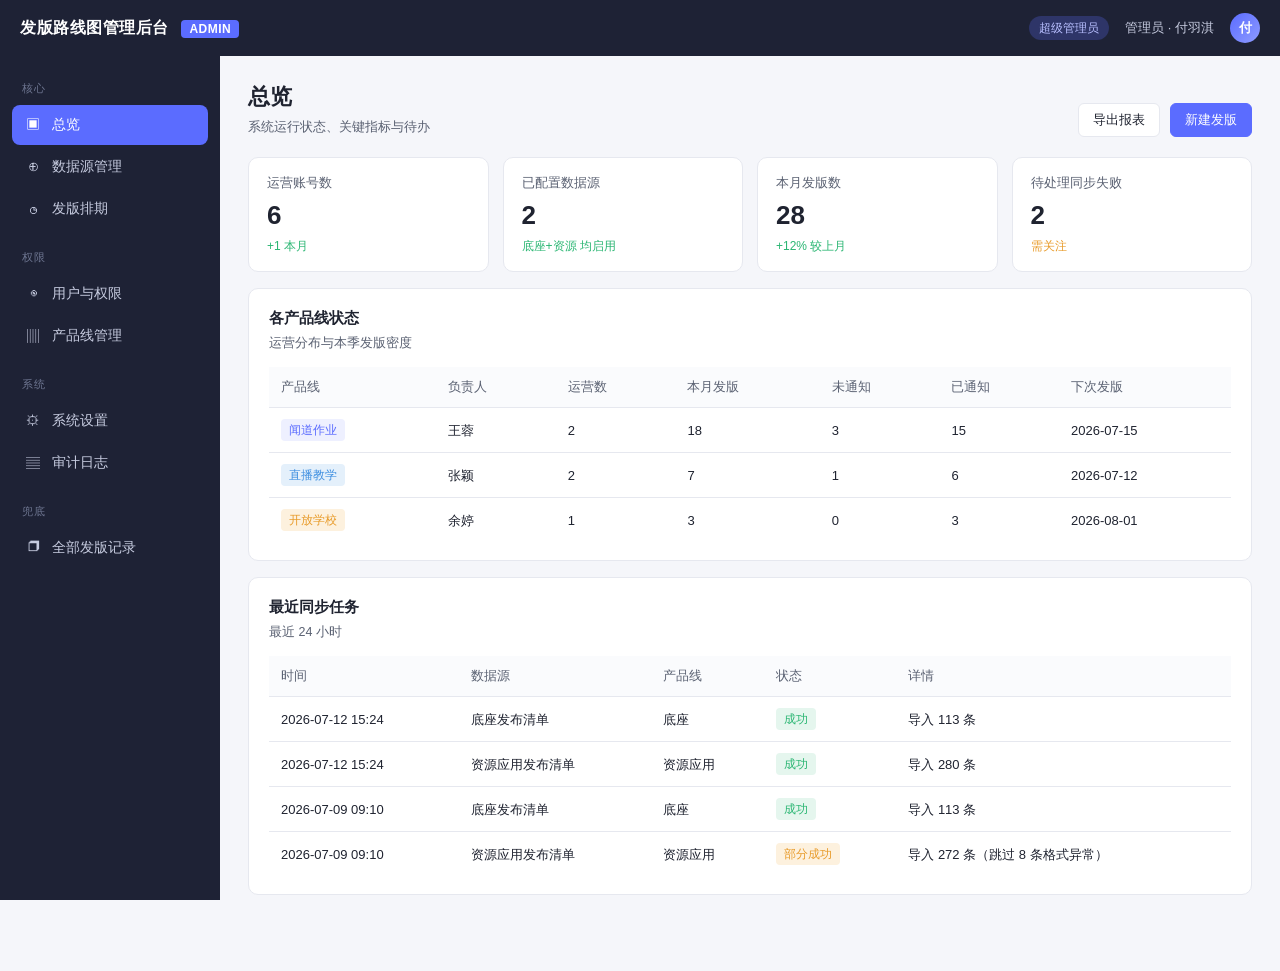
<file: admin.html>
<!DOCTYPE html>
<html lang="zh-CN">
<head>
<meta charset="UTF-8" />
<meta name="viewport" content="width=device-width, initial-scale=1.0" />
<title>发版路线图 · 管理员后台原型</title>
<style>
  :root {
    --primary: #5B6CFF;
    --primary-soft: #EEF0FF;
    --primary-hover: #4858E8;
    --bg: #F5F6FA;
    --surface: #FFFFFF;
    --sidebar: #1E2235;
    --sidebar-2: #262B40;
    --text: #1F2330;
    --text-2: #5A6172;
    --text-3: #9098AC;
    --border: #E6E8EF;
    --success: #2BB673;
    --warn: #E89B2A;
    --danger: #E25555;
    --info: #3D8EE0;
  }
  * { box-sizing: border-box; }
  html, body { margin: 0; padding: 0; }
  body {
    font-family: -apple-system, BlinkMacSystemFont, "Segoe UI", "PingFang SC", "Microsoft YaHei", sans-serif;
    background: var(--bg);
    color: var(--text);
    font-size: 14px;
    line-height: 1.5;
  }
  /* ---------- 顶部条 ---------- */
  .topbar {
    height: 56px;
    background: var(--sidebar);
    color: #fff;
    display: flex;
    align-items: center;
    padding: 0 20px;
    position: fixed; top: 0; left: 0; right: 0;
    z-index: 100;
  }
  .topbar .logo { font-weight: 600; font-size: 16px; letter-spacing: 0.5px; }
  .topbar .logo .badge { background: var(--primary); padding: 2px 8px; border-radius: 4px; margin-left: 8px; font-size: 12px; }
  .topbar .right { margin-left: auto; display: flex; align-items: center; gap: 16px; font-size: 13px; color: #C7CCE0; }
  .topbar .right .role { background: rgba(91,108,255,0.25); color: #B8BFFF; padding: 3px 10px; border-radius: 12px; font-size: 12px; }
  .topbar .right .avatar { width: 30px; height: 30px; border-radius: 50%; background: linear-gradient(135deg, #5B6CFF, #8E9BFF); display: inline-flex; align-items: center; justify-content: center; color: #fff; font-weight: 600; }

  /* ---------- 侧边栏 ---------- */
  .sidebar {
    position: fixed; top: 56px; left: 0; bottom: 0;
    width: 220px;
    background: var(--sidebar);
    padding: 16px 0;
    overflow-y: auto;
  }
  .nav-group { padding: 0 12px; margin-bottom: 12px; }
  .nav-group .title { color: #6E7691; font-size: 11px; text-transform: uppercase; letter-spacing: 1px; padding: 8px 10px; }
  .nav-item {
    display: flex; align-items: center; gap: 10px;
    padding: 10px 12px;
    color: #C7CCE0;
    border-radius: 8px;
    cursor: pointer;
    font-size: 13.5px;
    margin-bottom: 2px;
    transition: all 0.15s;
  }
  .nav-item:hover { background: var(--sidebar-2); color: #fff; }
  .nav-item.active { background: var(--primary); color: #fff; }
  .nav-item .ico { width: 18px; height: 18px; display: inline-flex; align-items: center; justify-content: center; font-size: 14px; }

  /* ---------- 主区 ---------- */
  .main {
    margin-left: 220px;
    margin-top: 56px;
    padding: 24px 28px 60px;
    min-height: calc(100vh - 56px);
  }
  .page-header { display: flex; align-items: flex-end; margin-bottom: 20px; }
  .page-header h1 { font-size: 22px; margin: 0 0 4px; }
  .page-header .desc { color: var(--text-2); font-size: 13px; }
  .page-header .right { margin-left: auto; display: flex; gap: 10px; }

  /* ---------- 通用 ---------- */
  .card { background: var(--surface); border: 1px solid var(--border); border-radius: 10px; padding: 18px 20px; margin-bottom: 16px; }
  .card-title { font-size: 15px; font-weight: 600; margin: 0 0 4px; }
  .card-sub { color: var(--text-2); font-size: 12.5px; margin-bottom: 14px; }
  .btn { display: inline-flex; align-items: center; gap: 6px; padding: 7px 14px; border-radius: 6px; border: 1px solid var(--border); background: #fff; color: var(--text); cursor: pointer; font-size: 13px; transition: all 0.15s; }
  .btn:hover { border-color: var(--primary); color: var(--primary); }
  .btn-primary { background: var(--primary); border-color: var(--primary); color: #fff; }
  .btn-primary:hover { background: var(--primary-hover); border-color: var(--primary-hover); color: #fff; }
  .btn-danger { color: var(--danger); border-color: #F2C7C7; }
  .btn-danger:hover { background: #FDECEC; color: var(--danger); }
  .btn-sm { padding: 4px 10px; font-size: 12px; }
  .tag { display: inline-block; padding: 2px 8px; border-radius: 4px; font-size: 12px; background: var(--primary-soft); color: var(--primary); }
  .tag-success { background: #E5F6EE; color: var(--success); }
  .tag-warn { background: #FDF1DE; color: var(--warn); }
  .tag-danger { background: #FCE6E6; color: var(--danger); }
  .tag-info { background: #E4F0FB; color: var(--info); }
  .tag-gray { background: #EEF0F4; color: var(--text-2); }

  table { width: 100%; border-collapse: collapse; }
  table th, table td { padding: 11px 12px; text-align: left; border-bottom: 1px solid var(--border); font-size: 13px; }
  table th { background: #FAFBFD; color: var(--text-2); font-weight: 500; font-size: 12.5px; }
  table tr:last-child td { border-bottom: none; }
  table .actions { display: flex; gap: 8px; }
  table .actions .link { color: var(--primary); cursor: pointer; font-size: 12.5px; }
  table .actions .link.danger { color: var(--danger); }

  .form-row { display: flex; gap: 14px; margin-bottom: 14px; }
  .form-item { flex: 1; display: flex; flex-direction: column; }
  .form-item label { font-size: 12.5px; color: var(--text-2); margin-bottom: 5px; }
  .form-item input, .form-item select, .form-item textarea {
    padding: 8px 10px; border: 1px solid var(--border); border-radius: 6px; font-size: 13px; font-family: inherit;
    background: #fff; color: var(--text);
  }
  .form-item input:focus, .form-item select:focus, .form-item textarea:focus { outline: none; border-color: var(--primary); }
  .form-item .hint { font-size: 11.5px; color: var(--text-3); margin-top: 4px; }

  .stat-grid { display: grid; grid-template-columns: repeat(4, 1fr); gap: 14px; }
  .stat-card { background: var(--surface); border: 1px solid var(--border); border-radius: 10px; padding: 16px 18px; }
  .stat-card .label { color: var(--text-2); font-size: 12.5px; }
  .stat-card .value { font-size: 26px; font-weight: 600; margin-top: 4px; }
  .stat-card .delta { font-size: 12px; color: var(--success); margin-top: 2px; }
  .stat-card .delta.warn { color: var(--warn); }

  .view { display: none; }
  .view.active { display: block; }

  .divider { height: 1px; background: var(--border); margin: 14px 0; }
  .text-muted { color: var(--text-2); }
  .text-sm { font-size: 12.5px; }
  .flex { display: flex; align-items: center; gap: 10px; }
  .gap-8 { gap: 8px; }
  .mt-12 { margin-top: 12px; }
  .mt-16 { margin-top: 16px; }

  .empty { padding: 30px; text-align: center; color: var(--text-3); }
  .switch { position: relative; display: inline-block; width: 36px; height: 20px; }
  .switch input { opacity: 0; width: 0; height: 0; }
  .switch .slider { position: absolute; cursor: pointer; inset: 0; background: #C7CCD8; border-radius: 20px; transition: 0.2s; }
  .switch .slider:before { position: absolute; content: ""; height: 16px; width: 16px; left: 2px; top: 2px; background: #fff; border-radius: 50%; transition: 0.2s; }
  .switch input:checked + .slider { background: var(--primary); }
  .switch input:checked + .slider:before { transform: translateX(16px); }

  .log-item { display: flex; gap: 12px; padding: 10px 0; border-bottom: 1px dashed var(--border); font-size: 12.5px; }
  .log-item:last-child { border-bottom: none; }
  .log-item .time { color: var(--text-3); width: 140px; flex-shrink: 0; }
  .log-item .who { color: var(--text-2); width: 100px; flex-shrink: 0; }
  .log-item .what { flex: 1; }
  .log-item .what .pill { display: inline-block; padding: 1px 6px; border-radius: 3px; background: var(--primary-soft); color: var(--primary); margin-right: 6px; font-size: 11.5px; }

  .preview-strip { display: flex; gap: 10px; align-items: center; padding: 12px; background: #F8F9FC; border-radius: 8px; border: 1px dashed var(--border); }
  .preview-strip .img-ph { width: 80px; height: 50px; background: linear-gradient(135deg, #DDE3FF, #C8CFFF); border-radius: 4px; }

  /* Modal */
  .modal { display: none; position: fixed; inset: 0; z-index: 200; background: rgba(31,35,48,0.5); align-items: center; justify-content: center; padding: 20px; }
  .modal.show { display: flex; }
  .modal-content { background: #fff; border-radius: 12px; max-width: 720px; width: 100%; max-height: 90vh; display: flex; flex-direction: column; box-shadow: 0 20px 50px rgba(31,35,48,0.2); }
  .modal-header { display: flex; align-items: center; justify-content: space-between; padding: 16px 20px; border-bottom: 1px solid var(--border); }
  .modal-header .title { font-size: 16px; font-weight: 600; }
  .modal-close { background: none; border: none; font-size: 22px; color: var(--text-3); cursor: pointer; }
  .modal-body { padding: 20px; overflow-y: auto; }
  .modal-footer { display: flex; justify-content: flex-end; gap: 8px; padding: 12px 20px; border-top: 1px solid var(--border); }
  .checkbox-group { display: flex; gap: 16px; padding-top: 6px; flex-wrap: wrap; }
  .checkbox-group label { display: inline-flex; align-items: center; gap: 6px; cursor: pointer; }
</style>
<script src="app.js"></script>
</head>
<body>

<div class="topbar">
  <div class="logo">发版路线图管理后台 <span class="badge">ADMIN</span></div>
  <div class="right">
    <span class="role">超级管理员</span>
    <span>管理员 · 付羽淇</span>
    <span class="avatar">付</span>
  </div>
</div>

<div class="sidebar">
  <div class="nav-group">
    <div class="title">核心</div>
    <div class="nav-item active" data-view="dashboard"><span class="ico">▣</span>总览</div>
    <div class="nav-item" data-view="data-source"><span class="ico">⊕</span>数据源管理</div>
    <div class="nav-item" data-view="schedule"><span class="ico">◷</span>发版排期</div>
  </div>
  <div class="nav-group">
    <div class="title">权限</div>
    <div class="nav-item" data-view="users"><span class="ico">◉</span>用户与权限</div>
    <div class="nav-item" data-view="product-lines"><span class="ico">▥</span>产品线管理</div>
  </div>
  <div class="nav-group">
    <div class="title">系统</div>
    <div class="nav-item" data-view="settings"><span class="ico">⚙</span>系统设置</div>
    <div class="nav-item" data-view="audit"><span class="ico">▤</span>审计日志</div>
  </div>
  <div class="nav-group">
    <div class="title">兜底</div>
    <div class="nav-item" data-view="releases"><span class="ico">❒</span>全部发版记录</div>
  </div>
</div>

<div class="main">

  <!-- ============ 总览 ============ -->
  <div class="view active" id="view-dashboard">
    <div class="page-header">
      <div>
        <h1>总览</h1>
        <div class="desc">系统运行状态、关键指标与待办</div>
      </div>
      <div class="right">
        <button class="btn">导出报表</button>
        <button class="btn btn-primary">新建发版</button>
      </div>
    </div>

    <div class="stat-grid">
      <div class="stat-card"><div class="label">运营账号数</div><div class="value">6</div><div class="delta">+1 本月</div></div>
      <div class="stat-card"><div class="label">已配置数据源</div><div class="value">2</div><div class="delta">底座+资源 均启用</div></div>
      <div class="stat-card"><div class="label">本月发版数</div><div class="value">28</div><div class="delta">+12% 较上月</div></div>
      <div class="stat-card"><div class="label">待处理同步失败</div><div class="value">2</div><div class="delta warn">需关注</div></div>
    </div>

    <div class="card mt-16">
      <div class="card-title">各产品线状态</div>
      <div class="card-sub">运营分布与本季发版密度</div>
      <table>
        <thead><tr><th>产品线</th><th>负责人</th><th>运营数</th><th>本月发版</th><th>未通知</th><th>已通知</th><th>下次发版</th></tr></thead>
        <tbody>
          <tr><td><span class="tag">闻道作业</span></td><td>王蓉</td><td>2</td><td>18</td><td>3</td><td>15</td><td>2026-07-15</td></tr>
          <tr><td><span class="tag tag-info">直播教学</span></td><td>张颖</td><td>2</td><td>7</td><td>1</td><td>6</td><td>2026-07-12</td></tr>
          <tr><td><span class="tag tag-warn">开放学校</span></td><td>余婷</td><td>1</td><td>3</td><td>0</td><td>3</td><td>2026-08-01</td></tr>
        </tbody>
      </table>
    </div>

    <div class="card">
      <div class="card-title">最近同步任务</div>
      <div class="card-sub">最近 24 小时</div>
      <table>
        <thead><tr><th>时间</th><th>数据源</th><th>产品线</th><th>状态</th><th>详情</th></tr></thead>
        <tbody>
          <tr><td>2026-07-12 15:24</td><td>底座发布清单</td><td>底座</td><td><span class="tag tag-success">成功</span></td><td>导入 113 条</td></tr>
          <tr><td>2026-07-12 15:24</td><td>资源应用发布清单</td><td>资源应用</td><td><span class="tag tag-success">成功</span></td><td>导入 280 条</td></tr>
          <tr><td>2026-07-09 09:10</td><td>底座发布清单</td><td>底座</td><td><span class="tag tag-success">成功</span></td><td>导入 113 条</td></tr>
          <tr><td>2026-07-09 09:10</td><td>资源应用发布清单</td><td>资源应用</td><td><span class="tag tag-warn">部分成功</span></td><td>导入 272 条（跳过 8 条格式异常）</td></tr>
        </tbody>
      </table>
    </div>
  </div>

  <!-- ============ 数据源管理 ============ -->
  <div class="view" id="view-data-source">
    <div class="page-header">
      <div><h1>数据源管理</h1><div class="desc">钉钉文档发布清单接入与同步任务（底座 / 资源双模块）</div></div>
      <div class="right">
        <button class="btn">Excel 导入</button>
        <button class="btn btn-primary" onclick="openSourceModal()">+ 新增数据源</button>
      </div>
    </div>

    <div class="card">
      <div class="card-title">已配置数据源</div>
      <div class="card-sub">底座清单(113条)与资源清单(280条)从钉钉文档拉取，点击"同步"立即更新</div>
      <table>
        <thead><tr><th>名称</th><th>类型</th><th>模块</th><th>钉钉文档地址</th><th>产品线</th><th>数据量</th><th>最后同步</th><th>状态</th><th class="actions">操作</th></tr></thead>
        <tbody>
          <tr>
            <td>底座发布清单</td><td><span class="tag tag-info">钉钉文档</span></td><td><span class="tag">底座</span></td>
            <td class="text-sm text-muted" style="max-width:220px;overflow:hidden;text-overflow:ellipsis;white-space:nowrap" title="https://alidocs.dingtalk.com/i/nodes/o14dA3GK8g55wx5KU515Ad99V9ekBD76">alidocs.dingtalk.com/i/nodes/o14dA3GK…</td>
            <td>闻道作业</td><td>113 条</td><td>2026-07-12 15:24</td>
            <td><span class="tag tag-success">启用</span></td>
            <td><div class="actions"><span class="link" onclick="adminSync('base')">同步</span><span class="link" onclick="viewSyncLog('base')">日志</span><span class="link" onclick="openSourceModal('base')">编辑</span></div></td>
          </tr>
          <tr>
            <td>资源应用发布清单</td><td><span class="tag tag-info">钉钉文档</span></td><td><span class="tag tag-info">资源应用</span></td>
            <td class="text-sm text-muted" style="max-width:220px;overflow:hidden;text-overflow:ellipsis;white-space:nowrap" title="https://alidocs.dingtalk.com/i/nodes/YMyQA2dXW799zB9lS9NejgBZJzlwrZgb">alidocs.dingtalk.com/i/nodes/YMyQA2dXW799z…</td>
            <td>闻道作业</td><td>280 条</td><td>2026-07-12 15:24</td>
            <td><span class="tag tag-success">启用</span></td>
            <td><div class="actions"><span class="link" onclick="adminSync('resource')">同步</span><span class="link" onclick="viewSyncLog('resource')">日志</span><span class="link" onclick="openSourceModal('resource')">编辑</span></div></td>
          </tr>
        </tbody>
      </table>
    </div>

    <div class="card">
      <div class="card-title">图片存储配置</div>
      <div class="card-sub">MVP 阶段使用本地存储，后续可迁移 OSS</div>
      <div class="form-row">
        <div class="form-item" style="flex:2"><label>存储类型</label><select><option>本地存储（uploads/）</option><option>阿里云 OSS（未启用）</option><option>腾讯云 COS（未启用）</option></select></div>
        <div class="form-item" style="flex:2"><label>本地路径</label><input value="./uploads" /></div>
        <div class="form-item"><label>访问前缀</label><input value="/static/uploads/" /></div>
      </div>
    </div>
  </div>

  <!-- ============ 发版排期 ============ -->
  <div class="view" id="view-schedule">
    <div class="page-header">
      <div><h1>发版排期</h1><div class="desc">维护统一发版预告与月度发版统计</div></div>
    </div>

    <div class="card">
      <div class="card-title">下次发版预告</div>
      <div class="card-sub">所有产品线共用下次发版日期，对外展示在路线图 Header 卡片</div>
      <div class="form-row" style="margin-bottom:0">
        <div class="form-item"><label>下次发版日期</label><input type="date" value="2026-07-15" /></div>
        <div class="form-item" style="flex:2"><label>预计版本/主题</label><input value="V3.7 暑期升级" /></div>
      </div>
    </div>

    <div class="card">
      <div class="card-title">月度发版统计</div>
      <div class="card-sub">2026 年 7 月 · 按每次发版日期统计各产品线已通知功能数</div>
      <table>
        <thead><tr><th>发版日期</th><th>闻道作业</th><th>直播教学</th><th>开放学校</th><th>合计</th></tr></thead>
        <tbody>
          <tr><td>2026-07-08</td><td>5</td><td>0</td><td>0</td><td>5</td></tr>
          <tr><td>2026-07-05</td><td>0</td><td>3</td><td>0</td><td>3</td></tr>
          <tr><td>2026-07-03</td><td>2</td><td>0</td><td>1</td><td>3</td></tr>
          <tr><td>2026-07-01</td><td>8</td><td>0</td><td>0</td><td>8</td></tr>
        </tbody>
        <tfoot>
          <tr style="font-weight:600;background:#FAFBFD"><td>本月合计</td><td>15</td><td>3</td><td>1</td><td>19</td></tr>
        </tfoot>
      </table>
    </div>
  </div>

  <!-- ============ 用户与权限 ============ -->
  <div class="view" id="view-users">
    <div class="page-header">
      <div><h1>用户与权限</h1><div class="desc">手动创建账号、分配角色与产品线</div></div>
      <div class="right"><button class="btn btn-primary" onclick="openUserModal()">+ 新建运营账号</button></div>
    </div>

    <div class="card">
      <table>
        <thead><tr><th>账号</th><th>角色</th><th>负责产品线</th><th>状态</th><th>最近登录</th><th class="actions">操作</th></tr></thead>
        <tbody>
          <tr><td>wangrong</td><td><span class="tag tag-info">运营</span></td><td>闻道作业</td><td><span class="tag tag-success">启用</span></td><td>10:42</td><td><div class="actions"><span class="link">重置密码</span><span class="link">调整产品线</span><span class="link danger">禁用</span></div></td></tr>
          <tr><td>zhangying</td><td><span class="tag tag-info">运营</span></td><td>直播教学</td><td><span class="tag tag-success">启用</span></td><td>09:20</td><td><div class="actions"><span class="link">重置密码</span><span class="link">调整产品线</span><span class="link danger">禁用</span></div></td></tr>
          <tr><td>yuting</td><td><span class="tag tag-info">运营</span></td><td>开放学校</td><td><span class="tag tag-success">启用</span></td><td>昨日 16:05</td><td><div class="actions"><span class="link">重置密码</span><span class="link">调整产品线</span><span class="link danger">禁用</span></div></td></tr>
          <tr><td>lichen</td><td><span class="tag tag-info">运营</span></td><td>闻道作业 / 直播教学</td><td><span class="tag tag-warn">待激活</span></td><td>—</td><td><div class="actions"><span class="link">激活</span><span class="link">重置密码</span><span class="link danger">删除</span></div></td></tr>
          <tr><td>admin</td><td><span class="tag">管理员</span></td><td>（全产品线）</td><td><span class="tag tag-success">启用</span></td><td>12:31</td><td><div class="actions"><span class="link">重置密码</span></div></td></tr>
        </tbody>
      </table>
    </div>
  </div>

  <!-- ============ 产品线管理 ============ -->
  <div class="view" id="view-product-lines">
    <div class="page-header">
      <div><h1>产品线管理</h1><div class="desc">维护产品线字典，作为数据隔离单元</div></div>
      <div class="right"><button class="btn btn-primary">+ 新增产品线</button></div>
    </div>

    <div class="card">
      <table>
        <thead><tr><th>产品线</th><th>代码</th><th>运营数</th><th>本月发版</th><th>状态</th><th class="actions">操作</th></tr></thead>
        <tbody>
          <tr><td><span class="tag">闻道作业</span></td><td>wd-homework</td><td>2</td><td>18</td><td><span class="tag tag-success">启用</span></td><td><div class="actions"><span class="link">编辑</span><span class="link danger">归档</span></div></td></tr>
          <tr><td><span class="tag tag-info">直播教学</span></td><td>live-teach</td><td>2</td><td>7</td><td><span class="tag tag-success">启用</span></td><td><div class="actions"><span class="link">编辑</span><span class="link danger">归档</span></div></td></tr>
          <tr><td><span class="tag tag-warn">开放学校</span></td><td>open-school</td><td>1</td><td>3</td><td><span class="tag tag-success">启用</span></td><td><div class="actions"><span class="link">编辑</span><span class="link danger">归档</span></div></td></tr>
        </tbody>
      </table>
    </div>
  </div>

  <!-- ============ 系统设置 ============ -->
  <div class="view" id="view-settings">
    <div class="page-header">
      <div><h1>系统设置</h1><div class="desc">长图模板、导出格式与基础配置</div></div>
    </div>

    <div class="card">
      <div class="card-title">长图模板</div>
      <div class="card-sub">运营预览与导出使用的样式模板</div>
      <div class="form-row">
        <div class="form-item"><label>默认模板</label><select><option>经典蓝紫（推荐）</option><option>极简白</option><option>商务深色</option></select></div>
        <div class="form-item"><label>主色</label><input type="color" value="#5B6CFF" style="height:34px" /></div>
        <div class="form-item"><label>背景</label><select><option>纯白</option><option>浅灰</option><option>渐变</option></select></div>
      </div>
      <div class="preview-strip">
        <div class="img-ph"></div>
        <div class="text-sm text-muted">预览效果：发版详情将与最终导出图片保持一致</div>
      </div>
    </div>

    <div class="card">
      <div class="card-title">导出格式默认</div>
      <div class="form-row">
        <div class="form-item"><label>图片格式</label><select><option>PNG（推荐）</option><option>JPG</option></select></div>
        <div class="form-item"><label>图片质量</label><select><option>高（2x）</option><option>标准（1x）</option></select></div>
        <div class="form-item"><label>是否生成 PDF</label><div style="padding-top:6px"><label class="switch"><input type="checkbox"><span class="slider"></span></label></div></div>
      </div>
    </div>

    <div class="card">
      <div class="card-title">游客端访问</div>
      <div class="card-sub">MVP 阶段为内网双击可见；后续部署升级后转公网公开</div>
      <div class="form-row">
        <div class="form-item"><label>当前模式</label><div style="padding-top:6px"><span class="tag tag-gray">内网/双击可见（MVP）</span></div></div>
        <div class="form-item"><label>对外开关</label><div style="padding-top:6px"><label class="switch"><input type="checkbox" disabled><span class="slider"></span></div></div>
      </div>
    </div>
  </div>

  <!-- ============ 审计日志 ============ -->
  <div class="view" id="view-audit">
    <div class="page-header">
      <div><h1>审计日志</h1><div class="desc">所有写操作的留痕记录</div></div>
      <div class="right">
        <button class="btn">导出 CSV</button>
      </div>
    </div>

    <div class="card">
      <div class="form-row">
        <div class="form-item"><label>操作人</label><select><option>全部</option><option>admin</option><option>wangrong</option></select></div>
        <div class="form-item"><label>操作类型</label><select><option>全部</option><option>创建</option><option>编辑</option><option>删除</option><option>登录</option></select></div>
        <div class="form-item"><label>时间范围</label><input value="2026-07-01 ~ 2026-07-07" /></div>
      </div>
      <div class="divider"></div>
      <div class="log-item"><div class="time">2026-07-07 12:31</div><div class="who">admin</div><div class="what"><span class="pill">编辑</span>更新"下次发版"预告 · 闻道作业 → 2026-07-15</div></div>
      <div class="log-item"><div class="time">2026-07-07 11:08</div><div class="who">admin</div><div class="what"><span class="pill">创建</span>新建运营账号 lichen（待激活）</div></div>
      <div class="log-item"><div class="time">2026-07-07 10:42</div><div class="who">system</div><div class="what"><span class="pill">同步</span>数据源"闻道作业-发版记录表"成功 · 12 条</div></div>
      <div class="log-item"><div class="time">2026-07-07 09:15</div><div class="who">system</div><div class="what"><span class="pill" style="background:#FCE6E6;color:#E25555">失败</span>数据源"直播教学-周发版"同步失败 · token 过期</div></div>
      <div class="log-item"><div class="time">2026-07-07 08:50</div><div class="who">admin</div><div class="what"><span class="pill">编辑</span>调整用户 wangrong 负责产品线</div></div>
    </div>
  </div>

  <!-- ============ 全部发版记录（兜底） ============ -->
  <div class="view" id="view-releases">
    <div class="page-header">
      <div><h1>全部发版记录</h1><div class="desc">跨产品线兜底视图，仅管理员可见</div></div>
      <div class="right">
        <button class="btn">导出 JSON</button>
      </div>
    </div>

    <div class="card">
      <div class="form-row">
        <div class="form-item"><label>产品线</label><select><option>全部</option><option>闻道作业</option><option>直播教学</option><option>开放学校</option></select></div>
        <div class="form-item"><label>状态</label><select><option>全部</option><option>已通知</option><option>未通知</option></select></div>
        <div class="form-item"><label>关键词</label><input placeholder="搜索功能点 / 功能入口" /></div>
      </div>
      <div class="divider"></div>
      <table>
        <thead><tr><th>日期</th><th>产品线</th><th>类型</th><th>功能点</th><th>功能入口</th><th>录入</th><th>状态</th><th class="actions">操作</th></tr></thead>
        <tbody>
          <tr><td>2026-07-08</td><td><span class="tag">闻道作业</span></td><td>新增</td><td>运营后台 MVP 上线</td><td>—</td><td>wangrong</td><td><span class="tag tag-success">已通知</span></td><td><div class="actions"><span class="link">查看</span><span class="link">编辑</span><span class="link danger">删除</span></div></td></tr>
          <tr><td>2026-07-05</td><td><span class="tag tag-info">直播教学</span></td><td>优化</td><td>直播连麦稳定性优化</td><td>课堂-连麦</td><td>zhangying</td><td><span class="tag tag-success">已通知</span></td><td><div class="actions"><span class="link">查看</span><span class="link">编辑</span><span class="link danger">删除</span></div></td></tr>
          <tr><td>2026-07-03</td><td><span class="tag">闻道作业</span></td><td>新增</td><td>答题卡新题型支持</td><td>作业-答题卡</td><td>wangrong</td><td><span class="tag tag-gray">未通知</span></td><td><div class="actions"><span class="link">查看</span><span class="link">编辑</span><span class="link danger">删除</span></div></td></tr>
        </tbody>
      </table>
    </div>
  </div>

</div>

<!-- 数据源编辑/新增弹窗 -->
<div class="modal" id="source-modal" onclick="closeModal(event, 'source-modal')">
  <div class="modal-content" onclick="event.stopPropagation()">
    <div class="modal-header">
      <div class="title" id="source-modal-title">新增数据源</div>
      <button class="modal-close" onclick="closeModal(null, 'source-modal')">×</button>
    </div>
    <div class="modal-body">
      <div class="form-row">
        <div class="form-item"><label>名称</label><input id="src-name" placeholder="如：闻道作业-发版记录表" /></div>
        <div class="form-item"><label>类型</label><select id="src-type"><option>钉钉文档</option><option>Excel 上传</option></select></div>
        <div class="form-item"><label>所属产品线</label><select id="src-pl"><option>闻道作业</option><option>直播教学</option><option>开放学校</option></select></div>
      </div>
      <div class="form-row">
        <div class="form-item" style="flex:2"><label>钉钉文档 URL / 路径</label><input id="src-url" placeholder="https://dingtalk.com/doc/xxxxx" /></div>
        <div class="form-item"><label>授权 Token</label><input id="src-token" type="password" placeholder="••••••••••" /></div>
      </div>
      <div class="form-row">
        <div class="form-item"><label>同步频率</label><select id="src-freq"><option>手动</option><option>每日</option><option>每周</option></select></div>
        <div class="form-item"><label>启用</label><div style="padding-top:6px"><label class="switch"><input type="checkbox" id="src-enabled" checked><span class="slider"></span></label></div></div>
        <div class="form-item" style="flex:2"><label>说明</label><input id="src-desc" placeholder="每周一自动拉取上周内容" /></div>
      </div>
      <div class="divider"></div>
      <div class="card-title" style="font-size:14px">字段映射</div>
      <div class="card-sub">将源表列名映射到后台字段</div>
      <table>
        <thead><tr><th>源字段（钉钉文档列名）</th><th>→</th><th>系统字段</th><th>必填</th><th>只读</th></tr></thead>
        <tbody id="field-mapping-body">
          <tr><td>发版时间</td><td>→</td><td>releaseDate</td><td>✓</td><td>✓ 研发控制</td></tr>
          <tr><td>平台/范围</td><td>→</td><td>platformScope</td><td>✓</td><td>—</td></tr>
          <tr><td>应用或后台</td><td>→</td><td>appPlatform</td><td>✓</td><td>—</td></tr>
          <tr><td>端</td><td>→</td><td>scope</td><td>✓</td><td>—</td></tr>
          <tr><td>新增、优化、修复</td><td>→</td><td>releaseType</td><td>✓</td><td>—</td></tr>
          <tr><td>需验证功能点</td><td>→</td><td>featurePoint</td><td>✓</td><td>—</td></tr>
          <tr><td>功能入口</td><td>→</td><td>featureEntry</td><td>✓</td><td>—</td></tr>
          <tr><td>特殊情况说明</td><td>→</td><td>specialNotes</td><td>—</td><td>—</td></tr>
          <tr><td>限制条件</td><td>→</td><td>limitNotes</td><td>—</td><td>—</td></tr>
          <tr><td>运营验证结论</td><td>→</td><td>notes</td><td>—</td><td>—</td></tr>
          <tr><td>是否亮点</td><td>→</td><td>isHighlight</td><td>—</td><td>—</td></tr>
          <tr><td>提供材料</td><td>→</td><td>provideMaterial</td><td>—</td><td>—</td></tr>
          <tr><td>备注</td><td>→</td><td>remarks</td><td>—</td><td>—</td></tr>
        </tbody>
      </table>
    </div>
    <div class="modal-footer">
      <button class="btn" onclick="closeModal(null, 'source-modal')">取消</button>
      <button class="btn btn-primary">保存</button>
      <button class="btn">立即同步</button>
    </div>
  </div>
</div>

<!-- 新建运营账号弹窗 -->
<div class="modal" id="user-modal" onclick="closeModal(event, 'user-modal')">
  <div class="modal-content" onclick="event.stopPropagation()">
    <div class="modal-header">
      <div class="title">新建运营账号</div>
      <button class="modal-close" onclick="closeModal(null, 'user-modal')">×</button>
    </div>
    <div class="modal-body">
      <div class="form-row">
        <div class="form-item"><label>用户名</label><input id="user-name" placeholder="登录账号" /></div>
        <div class="form-item"><label>初始密码</label><input id="user-pwd" type="password" placeholder="首次登录后需修改" /></div>
        <div class="form-item"><label>姓名</label><input id="user-realname" /></div>
      </div>
      <div class="form-row" style="margin-bottom:0">
        <div class="form-item">
          <label>负责产品线（可多选）</label>
          <div class="checkbox-group">
            <label><input type="checkbox" id="user-pl-wd" checked /> 闻道作业</label>
            <label><input type="checkbox" id="user-pl-live" /> 直播教学</label>
            <label><input type="checkbox" id="user-pl-os" /> 开放学校</label>
          </div>
        </div>
      </div>
    </div>
    <div class="modal-footer">
      <button class="btn" onclick="closeModal(null, 'user-modal')">取消</button>
      <button class="btn btn-primary">创建并下发</button>
    </div>
  </div>
</div>

<script>
  document.querySelectorAll('.nav-item').forEach(el => {
    el.addEventListener('click', () => {
      const target = el.getAttribute('data-view');
      document.querySelectorAll('.nav-item').forEach(n => n.classList.remove('active'));
      el.classList.add('active');
      document.querySelectorAll('.view').forEach(v => v.classList.remove('active'));
      const view = document.getElementById('view-' + target);
      if (view) view.classList.add('active');
    });
  });

  function openSourceModal(mod) {
    var mi = (window.RR && RR.MODULES[mod]) || RR.MODULES.base;
    document.getElementById('source-modal-title').textContent = '编辑数据源 · ' + mi.name + '发布清单';
    document.getElementById('src-name').value = mi.docName;
    document.getElementById('src-type').value = '钉钉文档';
    document.getElementById('src-pl').value = mi.productLine;
    document.getElementById('src-url').value = mi.dingtalkUrl;
    document.getElementById('src-freq').value = '每日';
    document.getElementById('src-desc').value = mi.desc;
    document.getElementById('source-modal').classList.add('show');
  }
  function adminSync(mod) {
    var mi = RR.MODULES[mod] || {};
    if (!confirm('确认立即同步「' + mi.docName + '」？\n将从钉钉文档拉取最新发布清单数据。')) return;
    alert('同步任务已提交\n模块：' + mi.name + '\n文档：' + mi.dingtalkUrl + '\n\n（原型演示：实际部署后将调用后端同步接口，此处模拟完成）');
  }
  function viewSyncLog(mod) {
    var mi = RR.MODULES[mod] || {};
    alert('同步日志 · ' + mi.docName + '\n\n2026-07-12 15:24:03  成功  导入 ' + mi.totalRows + ' 条\n2026-07-09 09:10:00  成功  导入 ' + mi.totalRows + ' 条\n2026-07-05 14:20:00  成功  导入 ' + Math.floor(mi.totalRows*0.9) + ' 条');
  }

  function openUserModal() {
    document.getElementById('user-modal').classList.add('show');
  }

  function closeModal(e, id) {
    if (!e || e.target.id === id) {
      document.getElementById(id).classList.remove('show');
    }
  }
</script>

</body>
</html>
</file>
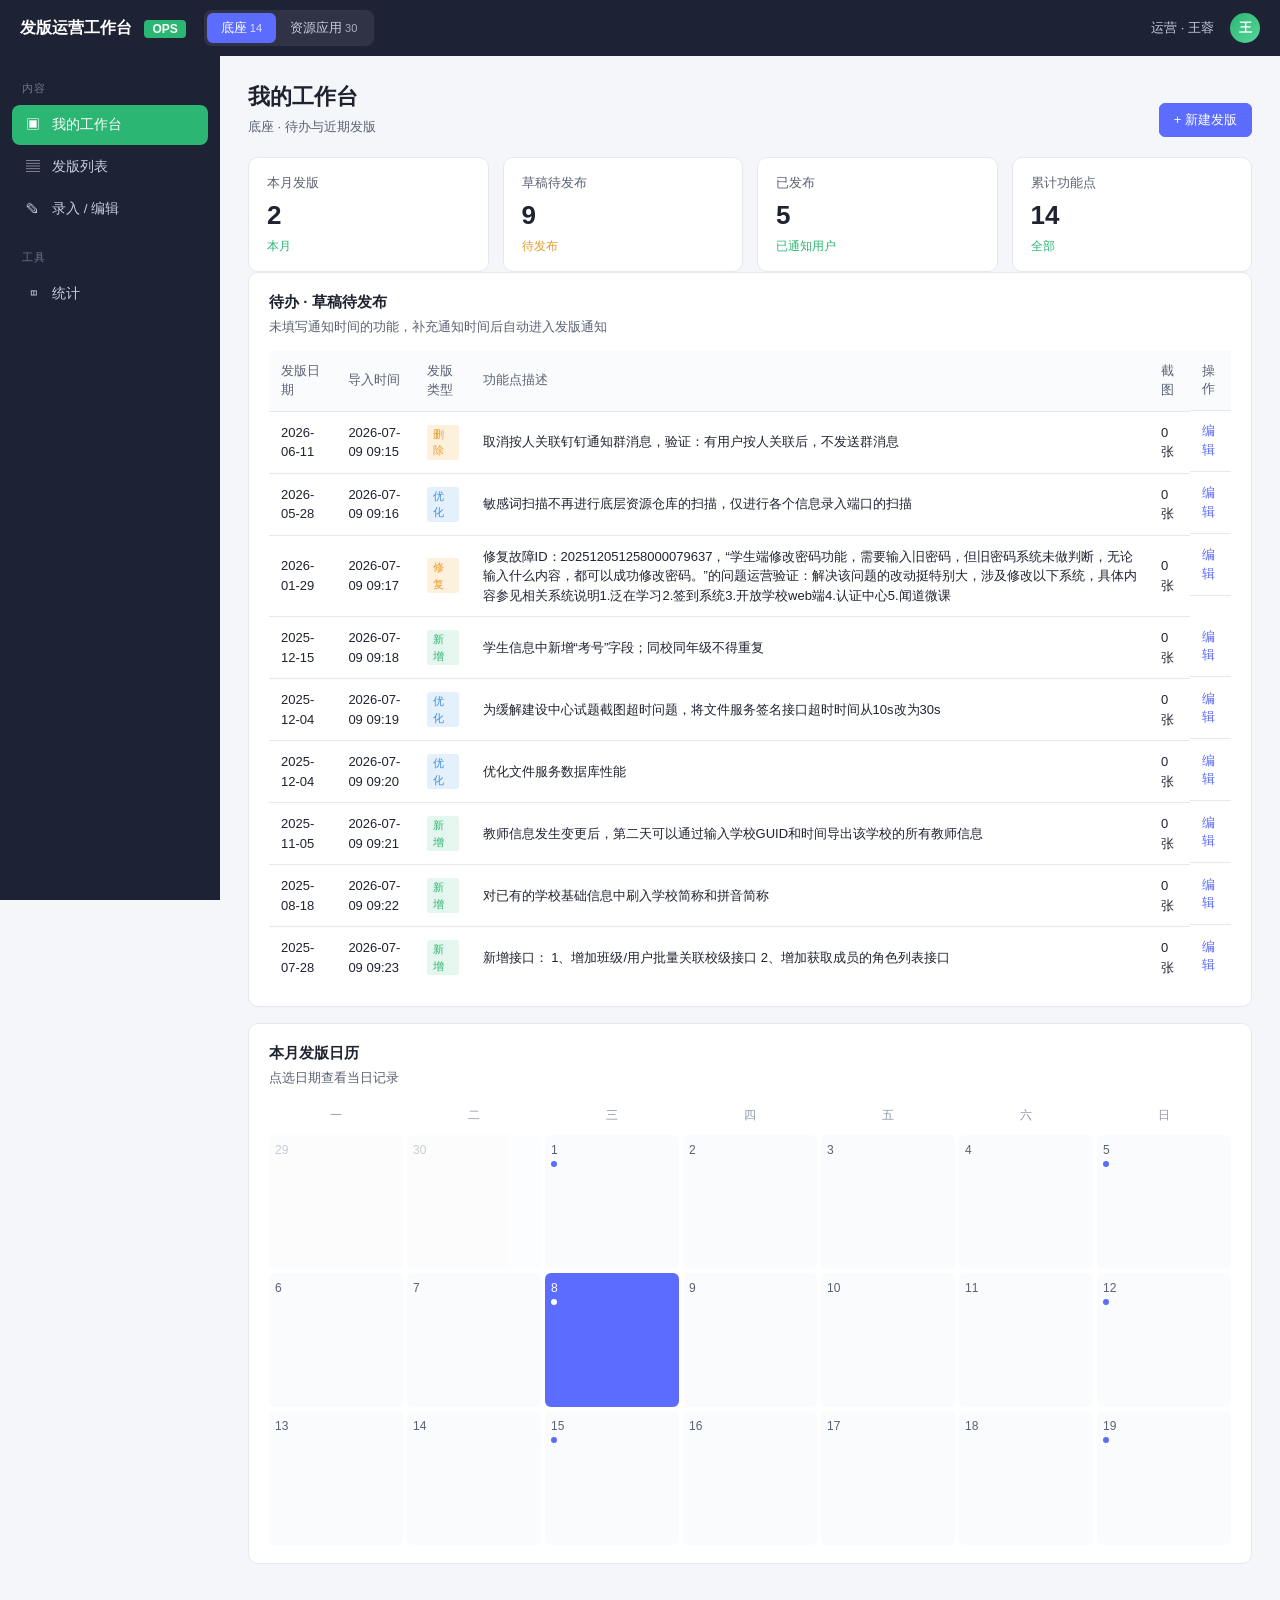
<file: ops.html>
<!DOCTYPE html>
<html lang="zh-CN">
<head>
<meta charset="UTF-8" />
<meta name="viewport" content="width=device-width, initial-scale=1.0" />
<title>发版路线图 · 运营后台原型（V2）</title>
<style>
  :root {
    --primary: #5B6CFF;
    --primary-soft: #EEF0FF;
    --primary-hover: #4858E8;
    --bg: #F5F6FA;
    --surface: #FFFFFF;
    --sidebar: #1E2235;
    --sidebar-2: #262B40;
    --text: #1F2330;
    --text-2: #5A6172;
    --text-3: #9098AC;
    --border: #E6E8EF;
    --success: #2BB673;
    --warn: #E89B2A;
    --danger: #E25555;
    --info: #3D8EE0;
  }
  * { box-sizing: border-box; }
  html, body { margin: 0; padding: 0; }
  body {
    font-family: -apple-system, BlinkMacSystemFont, "Segoe UI", "PingFang SC", "Microsoft YaHei", sans-serif;
    background: var(--bg); color: var(--text); font-size: 14px; line-height: 1.5;
  }
  .topbar {
    height: 56px; background: var(--sidebar); color: #fff; display: flex; align-items: center;
    padding: 0 20px; position: fixed; top: 0; left: 0; right: 0; z-index: 100;
  }
  .topbar .logo { font-weight: 600; font-size: 16px; }
  .topbar .logo .badge { background: #2BB673; padding: 2px 8px; border-radius: 4px; margin-left: 8px; font-size: 12px; }
  .topbar .pl-tag { background: var(--primary-soft); color: var(--primary); padding: 4px 10px; border-radius: 12px; font-size: 12px; }
  .topbar .right { margin-left: auto; display: flex; align-items: center; gap: 16px; font-size: 13px; color: #C7CCE0; }
  .topbar .right .avatar { width: 30px; height: 30px; border-radius: 50%; background: linear-gradient(135deg, #2BB673, #58D699); display: inline-flex; align-items: center; justify-content: center; color: #fff; font-weight: 600; }

  .sidebar {
    position: fixed; top: 56px; left: 0; bottom: 0; width: 220px; background: var(--sidebar); padding: 16px 0;
  }
  .nav-group { padding: 0 12px; margin-bottom: 12px; }
  .nav-group .title { color: #6E7691; font-size: 11px; text-transform: uppercase; letter-spacing: 1px; padding: 8px 10px; }
  .nav-item {
    display: flex; align-items: center; gap: 10px; padding: 10px 12px; color: #C7CCE0;
    border-radius: 8px; cursor: pointer; font-size: 13.5px; margin-bottom: 2px;
  }
  .nav-item:hover { background: var(--sidebar-2); color: #fff; }
  .nav-item.active { background: #2BB673; color: #fff; }
  .nav-item .ico { width: 18px; text-align: center; }

  .main { margin-left: 220px; margin-top: 56px; padding: 24px 28px 60px; min-height: calc(100vh - 56px); }
  .page-header { display: flex; align-items: flex-end; margin-bottom: 20px; }
  .page-header h1 { font-size: 22px; margin: 0 0 4px; }
  .page-header .desc { color: var(--text-2); font-size: 13px; }
  .page-header .right { margin-left: auto; display: flex; gap: 10px; }

  .card { background: var(--surface); border: 1px solid var(--border); border-radius: 10px; padding: 18px 20px; margin-bottom: 16px; }
  .card-title { font-size: 15px; font-weight: 600; margin: 0 0 4px; }
  .card-sub { color: var(--text-2); font-size: 12.5px; margin-bottom: 14px; }
  .btn { display: inline-flex; align-items: center; gap: 6px; padding: 7px 14px; border-radius: 6px; border: 1px solid var(--border); background: #fff; color: var(--text); cursor: pointer; font-size: 13px; text-decoration: none; }
  .btn:hover { border-color: var(--primary); color: var(--primary); }
  .btn-primary { background: var(--primary); border-color: var(--primary); color: #fff; }
  .btn-primary:hover { background: var(--primary-hover); border-color: var(--primary-hover); color: #fff; }
  .btn-success { background: #2BB673; border-color: #2BB673; color: #fff; }
  .btn-success:hover { background: #239e60; color: #fff; }
  .btn-warn { background: #E89B2A; border-color: #E89B2A; color: #fff; }
  .btn-warn:hover { background: #d18923; color: #fff; }
  .btn-sm { padding: 4px 10px; font-size: 12px; }
  .tag { display: inline-block; padding: 2px 8px; border-radius: 4px; font-size: 12px; background: var(--primary-soft); color: var(--primary); }
  .tag-success { background: #E5F6EE; color: var(--success); }
  .tag-warn { background: #FDF1DE; color: var(--warn); }
  .tag-danger { background: #FCE6E6; color: var(--danger); }
  .tag-info { background: #E4F0FB; color: var(--info); }
  .tag-gray { background: #EEF0F4; color: var(--text-2); }
  .type-pill { display: inline-block; padding: 1px 6px; border-radius: 3px; font-size: 11px; }
  .type-pill.add { background: #E5F6EE; color: var(--success); }
  .type-pill.opt { background: #E4F0FB; color: var(--info); }
  .type-pill.fix { background: #FDF1DE; color: var(--warn); }

  table { width: 100%; border-collapse: collapse; }
  table th, table td { padding: 11px 12px; text-align: left; border-bottom: 1px solid var(--border); font-size: 13px; }
  table th { background: #FAFBFD; color: var(--text-2); font-weight: 500; font-size: 12.5px; }
  table tr:last-child td { border-bottom: none; }
  table .actions { display: flex; gap: 8px; }
  table .actions .link { color: var(--primary); cursor: pointer; font-size: 12.5px; }

  .form-row { display: flex; gap: 14px; margin-bottom: 14px; }
  .form-item { flex: 1; display: flex; flex-direction: column; }
  .form-item label { font-size: 12.5px; color: var(--text-2); margin-bottom: 5px; }
  .form-item input, .form-item select, .form-item textarea {
    padding: 8px 10px; border: 1px solid var(--border); border-radius: 6px; font-size: 13px; font-family: inherit;
    background: #fff; color: var(--text);
  }
  .form-item input:focus, .form-item select:focus, .form-item textarea:focus { outline: none; border-color: var(--primary); }
  .form-item input:disabled, .form-item select:disabled, .form-item textarea:disabled { background: #F8F9FC; color: var(--text-3); cursor: not-allowed; }
  .form-item .readonly-note { font-size: 11px; color: var(--text-3); margin-top: 4px; }
  .form-item select[multiple] { height: 80px; padding: 6px; }
  .form-item select[multiple] option { padding: 4px 6px; border-radius: 3px; margin-bottom: 2px; }
  .form-item select[multiple] option:checked { background: var(--primary-soft); color: var(--primary); }

  .stat-grid { display: grid; grid-template-columns: repeat(4, 1fr); gap: 14px; }
  .stat-card { background: var(--surface); border: 1px solid var(--border); border-radius: 10px; padding: 16px 18px; }
  .stat-card .label { color: var(--text-2); font-size: 12.5px; }
  .stat-card .value { font-size: 26px; font-weight: 600; margin-top: 4px; }
  .stat-card .delta { font-size: 12px; color: var(--success); margin-top: 2px; }

  .view { display: none; }
  .view.active { display: block; }
  .divider { height: 1px; background: var(--border); margin: 14px 0; }
  .text-muted { color: var(--text-2); }
  .text-sm { font-size: 12.5px; }
  .flex { display: flex; align-items: center; gap: 10px; }
  .mt-12 { margin-top: 12px; }
  .mt-16 { margin-top: 16px; }
  .mb-12 { margin-bottom: 12px; }
  .hidden { display: none !important; }

  .calendar { display: grid; grid-template-columns: repeat(7, 1fr); gap: 4px; }
  .calendar .dow { font-size: 11.5px; color: var(--text-3); text-align: center; padding: 6px 0; }
  .calendar .day { aspect-ratio: 1; background: #FAFBFD; border-radius: 6px; padding: 6px; font-size: 12px; color: var(--text-2); cursor: pointer; position: relative; }
  .calendar .day:hover { background: var(--primary-soft); color: var(--primary); }
  .calendar .day .mark { display: block; width: 6px; height: 6px; background: var(--primary); border-radius: 50%; margin-top: 2px; }
  .calendar .day.muted { color: var(--text-3); opacity: 0.5; }
  .calendar .day.today { background: var(--primary); color: #fff; }

  .module-tabs { display: flex; gap: 8px; border-bottom: 1px solid var(--border); margin-bottom: 16px; }
  .module-tab { padding: 8px 16px; font-size: 14px; color: var(--text-2); cursor: pointer; border-bottom: 2px solid transparent; margin-bottom: -1px; }
  .module-tab:hover { color: var(--primary); }
  .module-tab.active { color: var(--primary); border-bottom-color: var(--primary); font-weight: 600; }
  .module-count { background: var(--primary-soft); color: var(--primary); font-size: 11px; padding: 1px 6px; border-radius: 10px; margin-left: 6px; }
  .module { display: none; }
  .module.active { display: block; }

  .sync-placeholder { padding: 40px 20px; text-align: center; background: #FAFBFD; border: 1px dashed var(--border); border-radius: 10px; }
  .sync-placeholder .title { font-size: 15px; font-weight: 600; margin-bottom: 8px; }
  .sync-placeholder .desc { color: var(--text-2); font-size: 13px; margin-bottom: 16px; }

  .thumb-grid { display: flex; gap: 10px; flex-wrap: wrap; margin-top: 8px; }
  .thumb { width: 80px; height: 54px; border-radius: 4px; background: linear-gradient(135deg, #DDE3FF, #C8CFFF); position: relative; }
  .thumb .rm { position: absolute; top: 2px; right: 4px; background: rgba(0,0,0,0.5); color: #fff; font-size: 10px; padding: 1px 4px; border-radius: 3px; cursor: pointer; }
  .paste-zone { border: 1.5px dashed var(--border); border-radius: 8px; padding: 18px; text-align: center; color: var(--text-2); background: #FAFBFD; margin-top: 8px; }
  .paste-zone.active { border-color: var(--primary); color: var(--primary); background: var(--primary-soft); }

  .modal { display: none; position: fixed; inset: 0; z-index: 200; background: rgba(31,35,48,0.5); align-items: center; justify-content: center; padding: 20px; }
  .modal.show { display: flex; }
  .modal-content { background: #fff; border-radius: 12px; max-width: 800px; width: 100%; max-height: 90vh; display: flex; flex-direction: column; box-shadow: 0 20px 50px rgba(31,35,48,0.2); }
  .modal-header { display: flex; align-items: center; justify-content: space-between; padding: 16px 20px; border-bottom: 1px solid var(--border); }
  .modal-header .title { font-size: 16px; font-weight: 600; }
  .modal-close { background: none; border: none; font-size: 22px; color: var(--text-3); cursor: pointer; }
  .modal-body { padding: 20px; overflow-y: auto; }
  .modal-footer { padding: 14px 20px; border-top: 1px solid var(--border); display: flex; justify-content: flex-end; gap: 10px; }

  .generate-panel { background: #FAFBFD; border: 1px solid var(--border); border-radius: 10px; padding: 16px 18px; margin-bottom: 16px; }
  .generate-panel .head { display: flex; justify-content: space-between; align-items: center; margin-bottom: 12px; }
  .generate-panel .title { font-weight: 600; font-size: 15px; }
  .version-tabs { display: flex; gap: 6px; margin-bottom: 12px; }
  .version-tab { padding: 6px 12px; border-radius: 6px; border: 1px solid var(--border); background: #fff; color: var(--text-2); cursor: pointer; font-size: 13px; }
  .version-tab:hover { border-color: var(--primary); color: var(--primary); }
  .version-tab.active { background: var(--primary); border-color: var(--primary); color: #fff; }
  .long-image-preview { background: #fff; border: 1px solid var(--border); border-radius: 8px; min-height: 220px; display: flex; align-items: center; justify-content: center; color: var(--text-3); position: relative; overflow: hidden; }
  .long-image-preview .placeholder { text-align: center; padding: 40px; }
  .long-image-preview .placeholder .big { font-size: 48px; margin-bottom: 10px; }
  .long-image-preview .img { max-width: 100%; max-height: 460px; object-fit: contain; }
  .long-image-preview .empty-tip { font-size: 13px; color: var(--warn); }

  .group-card { margin-bottom: 16px; }
  .group-card .group-header { display: flex; justify-content: space-between; align-items: center; margin-bottom: 12px; }
  .group-card .group-title { font-weight: 600; font-size: 15px; }
  .group-card .group-count { color: var(--text-3); font-size: 12.5px; }

  .import-log { background: #FAFBFD; border: 1px solid var(--border); border-radius: 8px; padding: 12px; max-height: 160px; overflow-y: auto; font-size: 12px; color: var(--text-2); }
  .import-log .ok { color: var(--success); }
  .import-log .err { color: var(--danger); }

  @media (max-width: 900px) {
    .main { padding: 20px; }
    .form-row { flex-wrap: wrap; }
    .form-item { flex: 1 1 45%; }
    .stat-grid { grid-template-columns: repeat(2, 1fr); }
  }
  @media (max-width: 560px) {
    .sidebar { display: none; }
    .main { margin-left: 0; }
    .form-item { flex: 1 1 100%; }
    .stat-grid { grid-template-columns: 1fr; }
    .page-header { flex-direction: column; align-items: flex-start; gap: 12px; }
    .page-header .right { margin-left: 0; }
  }
  /* 模块切换 Tab */
  .module-switch { display: flex; gap: 0; margin-left: 18px; background: rgba(255,255,255,0.08); border-radius: 8px; padding: 3px; }
  .module-switch .ms-tab { padding: 5px 14px; border-radius: 6px; cursor: pointer; font-size: 13px; color: #C7CCE0; transition: all 0.15s; white-space: nowrap; }
  .module-switch .ms-tab:hover { color: #fff; }
  .module-switch .ms-tab.active { background: var(--primary); color: #fff; font-weight: 500; }
  .module-switch .ms-tab .cnt { font-size: 11px; opacity: 0.8; margin-left: 3px; }
  /* 导入进度日志 */
  .import-log .log-line { padding: 3px 0; }
  .import-log .log-warn { color: var(--warn); }
  .import-log .spinner { display: inline-block; width: 12px; height: 12px; border: 2px solid var(--border); border-top-color: var(--primary); border-radius: 50%; animation: spin 0.7s linear infinite; vertical-align: middle; margin-right: 6px; }
  @keyframes spin { to { transform: rotate(360deg); } }
</style>
<script src="app.js"></script>
</head>
<body>

<div class="topbar">
  <div class="logo">发版运营工作台 <span class="badge">OPS</span></div>
  <div class="module-switch" id="module-switch">
    <div class="ms-tab active" data-module="base" onclick="switchModule('base')">底座<span class="cnt" id="ms-cnt-base">0</span></div>
    <div class="ms-tab" data-module="resource" onclick="switchModule('resource')">资源应用<span class="cnt" id="ms-cnt-resource">0</span></div>
  </div>
  <div class="right">
    <span>运营 · 王蓉</span>
    <span class="avatar">王</span>
  </div>
</div>

<div class="sidebar">
  <div class="nav-group">
    <div class="title">内容</div>
    <div class="nav-item active" data-view="dashboard"><span class="ico">▣</span>我的工作台</div>
    <div class="nav-item" data-view="list"><span class="ico">▤</span>发版列表</div>
    <div class="nav-item" data-view="edit"><span class="ico">✎</span>录入 / 编辑</div>
  </div>
  <div class="nav-group">
    <div class="title">工具</div>
    <div class="nav-item" data-view="stats"><span class="ico">◫</span>统计</div>
  </div>
</div>

<div class="main">

  <!-- ============ 我的工作台 ============ -->
  <div class="view active" id="view-dashboard">
    <div class="page-header">
      <div><h1>我的工作台</h1><div class="desc" id="dashboard-desc">底座 · 待办与近期发版</div></div>
      <div class="right">
        <button class="btn btn-primary" onclick="goToEdit()">+ 新建发版</button>
      </div>
    </div>

    <div class="stat-grid">
      <div class="stat-card"><div class="label">本月发版</div><div class="value" id="stat-month">0</div><div class="delta" id="stat-month-delta">本月</div></div>
      <div class="stat-card"><div class="label">草稿待发布</div><div class="value" id="stat-draft">0</div><div class="delta" style="color:var(--warn)">待发布</div></div>
      <div class="stat-card"><div class="label">已发布</div><div class="value" id="stat-published">0</div><div class="delta">已通知用户</div></div>
      <div class="stat-card"><div class="label">累计功能点</div><div class="value" id="stat-total">0</div><div class="delta">全部</div></div>
    </div>

    <div class="card">
      <div class="card-title">待办 · 草稿待发布</div>
      <div class="card-sub">未填写通知时间的功能，补充通知时间后自动进入发版通知</div>
      <table>
        <thead><tr><th>发版日期</th><th>导入时间</th><th>发版类型</th><th>功能点描述</th><th>截图</th><th class="actions">操作</th></tr></thead>
        <tbody id="dashboard-draft-body"></tbody>
      </table>
    </div>

    <div class="card">
      <div class="card-title">本月发版日历</div>
      <div class="card-sub">点选日期查看当日记录</div>
      <div class="calendar">
        <div class="dow">一</div><div class="dow">二</div><div class="dow">三</div><div class="dow">四</div><div class="dow">五</div><div class="dow">六</div><div class="dow">日</div>
        <div class="day muted">29</div><div class="day muted">30</div>
        <div class="day">1<span class="mark"></span></div>
        <div class="day">2</div>
        <div class="day">3</div>
        <div class="day">4</div>
        <div class="day">5<span class="mark"></span></div>
        <div class="day">6</div>
        <div class="day">7</div>
        <div class="day today">8<span class="mark" style="background:#fff"></span></div>
        <div class="day">9</div>
        <div class="day">10</div>
        <div class="day">11</div>
        <div class="day">12<span class="mark"></span></div>
        <div class="day">13</div>
        <div class="day">14</div>
        <div class="day">15<span class="mark"></span></div>
        <div class="day">16</div>
        <div class="day">17</div>
        <div class="day">18</div>
        <div class="day">19<span class="mark"></span></div>
      </div>
    </div>
  </div>

  <!-- ============ 发版列表 ============ -->
  <div class="view" id="view-list">
    <div class="page-header">
      <div><h1>发版列表</h1><div class="desc">按日期分组 · 仅显示'闻道作业'已通知用户发版的功能</div></div>
      <div class="right">
        <button class="btn btn-primary" onclick="goToEdit()">+ 新建发版</button>
      </div>
    </div>

    <div class="card">
      <div class="form-row" style="margin-bottom:0">
        <div class="form-item"><label>开始日期</label><input type="date" id="list-start" value="2026-07-01" /></div>
        <div class="form-item"><label>结束日期</label><input type="date" id="list-end" value="2026-07-15" /></div>
        <div class="form-item"><label>发版类型（多选）</label><select multiple id="list-type"><option selected>新增</option><option selected>优化</option><option selected>修复</option></select></div>
        <div class="form-item"><label>面向用户（多选）</label><select multiple id="list-target"><option selected>全部</option><option selected>作业</option><option selected>教辅</option></select></div>
        <div class="form-item"><label>关键词</label><input id="list-keyword" placeholder="搜索功能点描述 / 功能入口" /></div>
      </div>
    </div>

    <div id="list-groups"></div>
  </div>

  <!-- ============ 录入 / 编辑 ============ -->
  <div class="view" id="view-edit">
    <div class="page-header">
      <div><h1>录入 / 编辑</h1><div class="desc">导入发布清单 → 编辑发版详情 → 一键生图 → 发布</div></div>
    </div>

    <div class="module-tabs">
      <div class="module-tab active" onclick="switchEditTab('published')">发版通知<span class="module-count" id="count-published">0</span></div>
      <div class="module-tab" onclick="switchEditTab('draft')">未通知（草稿）<span class="module-count" id="count-draft">0</span></div>
    </div>

    <!-- 生图操作面板 -->
    <div class="generate-panel" id="generate-panel">
      <div class="head">
        <div>
          <div class="title">分版本长图</div>
          <div class="text-sm text-muted">一键按「面向用户」生成总图 / 仅作业 / 仅教辅 3 张长图</div>
        </div>
        <div class="flex" style="gap:8px">
          <button class="btn btn-warn" id="btn-generate" onclick="generateLongImages()">🎨 一键生成长图</button>
          <button class="btn btn-primary" onclick="openImagePreviewModal()">👁 预览 / 下载</button>
        </div>
      </div>
      <div class="text-sm text-muted" id="generate-status">尚未生成，点击「一键生成长图」开始。</div>
    </div>

    <div class="module active" id="module-published">
      <div class="flex" style="justify-content:space-between;margin-bottom:12px">
        <div class="card-title" style="margin:0">发版通知</div>
        <div class="flex" style="gap:8px">
          <button class="btn btn-sm" id="btn-import" onclick="openImportModal()">↻ 导入发布清单</button>
          <button class="btn btn-primary btn-sm" onclick="openAddModal()">+ 新增</button>
        </div>
      </div>
      <div class="card" style="padding:0;overflow:hidden">
        <table>
          <thead><tr>
            <th>发版日期</th><th>通知时间</th><th>涉及应用/平台</th><th>涉及端</th><th>发版类型</th>
            <th>功能点描述</th><th>功能入口</th><th>面向用户</th><th>重点</th><th>截图</th><th>操作</th>
          </tr></thead>
          <tbody id="published-table-body"></tbody>
        </table>
      </div>
      <div id="published-empty" class="sync-placeholder" style="margin-top:16px">
        <div class="title">暂无发版通知数据</div>
        <div class="desc">通过「导入发布清单」从钉钉文档拉取，或点击「新增」手动录入</div>
      </div>
    </div>

    <div class="module" id="module-draft">
      <div class="flex" style="justify-content:space-between;margin-bottom:12px">
        <div class="card-title" style="margin:0">未通知（草稿）</div>
        <div class="flex" style="gap:8px">
          <button class="btn btn-sm" onclick="openImportModal()">↻ 导入发布清单</button>
          <button class="btn btn-primary btn-sm" onclick="openAddModal()">+ 新增</button>
        </div>
      </div>
      <div class="card" style="padding:0;overflow:hidden">
        <table>
          <thead><tr>
            <th>发版日期</th><th>涉及应用/平台</th><th>涉及端</th><th>发版类型</th>
            <th>功能点描述</th><th>功能入口</th><th>面向用户</th><th>重点</th><th>截图</th><th>操作</th>
          </tr></thead>
          <tbody id="draft-table-body"></tbody>
        </table>
      </div>
      <div id="draft-empty" class="sync-placeholder" style="margin-top:16px">
        <div class="title">暂无草稿</div>
        <div class="desc">所有未填写通知时间的功能将显示在这里</div>
      </div>
    </div>
  </div>

  <!-- ============ 统计 ============ -->
  <div class="view" id="view-stats">
    <div class="page-header">
      <div><h1>统计</h1><div class="desc">仅展示你负责产品线（闻道作业）数据</div></div>
    </div>

    <div class="stat-grid">
      <div class="stat-card"><div class="label">累计发版</div><div class="value" id="stats-total">0</div><div class="delta">全部记录</div></div>
      <div class="stat-card"><div class="label">新增 / 优化 / 修复</div><div class="value" id="stats-breakdown">0 / 0 / 0</div><div class="delta">按类型</div></div>
      <div class="stat-card"><div class="label">亮点功能数</div><div class="value" id="stats-highlight">0</div><div class="delta">重点功能</div></div>
      <div class="stat-card"><div class="label">已通知 / 未通知</div><div class="value" id="stats-pub-draft">0 / 0</div><div class="delta">状态分布</div></div>
    </div>

    <div class="card">
      <div class="card-title">近 6 周发版趋势</div>
      <div class="card-sub">条形图占位</div>
      <div style="display:flex;align-items:flex-end;gap:14px;height:160px;padding:10px 4px">
        <div style="flex:1;background:linear-gradient(180deg,var(--primary),#8E9BFF);height:55%;border-radius:4px 4px 0 0"></div>
        <div style="flex:1;background:linear-gradient(180deg,var(--primary),#8E9BFF);height:70%;border-radius:4px 4px 0 0"></div>
        <div style="flex:1;background:linear-gradient(180deg,var(--primary),#8E9BFF);height:48%;border-radius:4px 4px 0 0"></div>
        <div style="flex:1;background:linear-gradient(180deg,var(--primary),#8E9BFF);height:88%;border-radius:4px 4px 0 0"></div>
        <div style="flex:1;background:linear-gradient(180deg,var(--primary),#8E9BFF);height:62%;border-radius:4px 4px 0 0"></div>
        <div style="flex:1;background:linear-gradient(180deg,var(--primary),#8E9BFF);height:78%;border-radius:4px 4px 0 0"></div>
      </div>
      <div style="display:flex;gap:14px;font-size:11.5px;color:var(--text-3);padding:0 4px">
        <div style="flex:1;text-align:center">W1</div><div style="flex:1;text-align:center">W2</div><div style="flex:1;text-align:center">W3</div>
        <div style="flex:1;text-align:center">W4</div><div style="flex:1;text-align:center">W5</div><div style="flex:1;text-align:center">W6</div>
      </div>
    </div>

    <div class="card">
      <div class="card-title">面向用户分布</div>
      <table>
        <thead><tr><th>面向用户</th><th>数量</th><th>占比</th></tr></thead>
        <tbody>
          <tr><td>全部</td><td id="dist-all">0</td><td id="dist-all-pct">0%</td></tr>
          <tr><td>作业</td><td id="dist-homework">0</td><td id="dist-homework-pct">0%</td></tr>
          <tr><td>教辅</td><td id="dist-teaching">0</td><td id="dist-teaching-pct">0%</td></tr>
        </tbody>
      </table>
    </div>
  </div>

</div>

<!-- 导入发布清单 Modal -->
<div class="modal" id="import-modal" onclick="closeImportModal(event)">
  <div class="modal-content" onclick="event.stopPropagation()">
    <div class="modal-header">
      <div class="title">导入发布清单</div>
      <button class="modal-close" onclick="closeImportModal()">×</button>
    </div>
    <div class="modal-body">
      <div class="text-sm text-muted mb-12">系统将从管理员配置的钉钉文档发布清单拉取功能点，并自动填充到发版详情草稿。</div>
      <div class="form-row">
        <div class="form-item" style="flex:2">
          <label>发布清单地址（钉钉文档）</label>
          <input id="import-source" value="" disabled />
          <div class="readonly-note">数据源地址由管理员配置，运营无需修改</div>
        </div>
        <div class="form-item">
          <label>产品线</label>
          <input value="闻道作业" disabled />
        </div>
      </div>
      <div class="import-log" id="import-log" style="display:none"></div>
    </div>
    <div class="modal-footer">
      <button class="btn" onclick="closeImportModal()">取消</button>
      <button class="btn btn-primary" onclick="confirmImport()">开始导入</button>
    </div>
  </div>
</div>

<!-- 编辑/新增 Modal -->
<div class="modal" id="edit-modal" onclick="closeEditModal(event)">
  <div class="modal-content" onclick="event.stopPropagation()">
    <div class="modal-header">
      <div class="title" id="edit-modal-title">编辑发版详情</div>
      <button class="modal-close" onclick="closeEditModal()">×</button>
    </div>
    <div class="modal-body">
      <div class="form-row">
        <div class="form-item">
          <label>发版日期</label>
          <input type="date" id="edit-release-date" disabled />
          <div class="readonly-note">发版时间由发布清单确定，运营不可修改</div>
        </div>
        <div class="form-item">
          <label>通知时间</label>
          <input type="datetime-local" id="edit-notify-time" />
          <div class="readonly-note">运营唯一可控时间字段，默认与发版日期相同</div>
        </div>
        <div class="form-item">
          <label>产品线</label>
          <input id="edit-product-line" value="闻道作业" disabled />
          <div class="readonly-note">你仅可见自己负责的产品线</div>
        </div>
      </div>
      <div class="form-row">
        <div class="form-item"><label>涉及应用/平台</label><input id="edit-app-platform" placeholder="如：学生端App、教师端后台" /></div>
        <div class="form-item"><label>涉及端</label><select id="edit-scope"><option>PC</option><option>App</option><option>小程序</option><option>PC + App</option></select></div>
        <div class="form-item"><label>发版类型</label><select id="edit-release-type"><option>新增</option><option>优化</option><option>修复</option></select></div>
      </div>
      <div class="form-row">
        <div class="form-item" style="flex:2"><label>功能点描述</label><input id="edit-feature-point" placeholder="简要描述该功能点" /></div>
        <div class="form-item"><label>功能入口</label><input id="edit-feature-entry" placeholder="功能入口路径" /></div>
      </div>
      <div class="form-row">
        <div class="form-item">
          <label>面向用户</label>
          <select id="edit-target-user"><option>全部</option><option>作业</option><option>教辅</option></select>
        </div>
        <div class="form-item">
          <label>是否重点</label>
          <select id="edit-is-highlight"><option value="否">否</option><option value="是">是</option></select>
        </div>
        <div class="form-item" style="flex:2"><label>限制条件</label><input id="edit-limit-notes" placeholder="如：仅 V3.7+ 可用" /></div>
      </div>
      <div class="form-row">
        <div class="form-item" style="flex:1"><label>特殊说明</label><textarea rows="2" id="edit-special-notes" placeholder="已知BUG或特殊规则"></textarea></div>
        <div class="form-item" style="flex:1"><label>备注</label><textarea rows="2" id="edit-notes" placeholder="运营验证结论或其他补充"></textarea></div>
      </div>
      <div class="form-row" style="margin-bottom:0">
        <div class="form-item" style="flex:1">
          <label>截图 / 提供材料</label>
          <div class="thumb-grid" id="edit-thumbs"></div>
          <div class="paste-zone" id="paste-zone" contenteditable="true">点击此处后按 Ctrl+V 粘贴图片 · 或拖拽上传</div>
        </div>
      </div>
    </div>
    <div class="modal-footer">
      <button class="btn" onclick="closeEditModal()">取消</button>
      <button class="btn" onclick="saveItem(false)">保存草稿</button>
      <button class="btn btn-primary" onclick="saveItem(true)">保存并发布</button>
    </div>
  </div>
</div>

<!-- 长图预览 / 下载 Modal -->
<div class="modal" id="image-preview-modal" onclick="closeImagePreviewModal(event)">
  <div class="modal-content" onclick="event.stopPropagation()">
    <div class="modal-header">
      <div class="title">分版本长图预览</div>
      <button class="modal-close" onclick="closeImagePreviewModal()">×</button>
    </div>
    <div class="modal-body">
      <div class="version-tabs" id="preview-version-tabs">
        <div class="version-tab active" onclick="switchPreviewVersion('all')">总图</div>
        <div class="version-tab" onclick="switchPreviewVersion('homework')">仅作业</div>
        <div class="version-tab" onclick="switchPreviewVersion('teaching')">仅教辅</div>
      </div>
      <div class="long-image-preview" id="long-image-preview">
        <div class="placeholder">
          <div class="big">🖼</div>
          <div>尚未生成长图</div>
          <div class="empty-tip">请先在「录入 / 编辑」页点击「一键生成长图」</div>
        </div>
      </div>
    </div>
    <div class="modal-footer">
      <button class="btn" onclick="closeImagePreviewModal()">关闭</button>
      <button class="btn btn-primary" onclick="downloadCurrentImage()">下载当前长图</button>
      <button class="btn btn-success" onclick="downloadAllImages()">打包下载全部 3 张</button>
    </div>
  </div>
</div>

<!-- 详情预览 Modal -->
<div class="modal" id="preview-modal" onclick="closePreviewModal(event)">
  <div class="modal-content" onclick="event.stopPropagation()">
    <div class="modal-header">
      <div class="title" id="preview-title">发版详情</div>
      <button class="modal-close" onclick="closePreviewModal()">×</button>
    </div>
    <div class="modal-body" id="preview-body">
      <!-- 动态填充 -->
    </div>
  </div>
</div>

<script>
  const STORAGE_KEY = 'ops_release_items_v3';
  const IMAGES_KEY = 'ops_generated_images_v3';

  // 当前模块：base(底座) | resource(资源应用)，由顶部 Tab 切换
  let currentModule = 'base';

  // 从 app.js (RR) 真实数据初始化：底座 + 资源两个模块
  function seedItems() {
    var seed = [];
    var mid = 1;
    ['base', 'resource'].forEach(function(mod) {
      var src = (window.RR && RR.SOURCE_DATA[mod]) || [];
      src.forEach(function(r, i) {
        var it = Object.assign({
          id: mid++, module: mod, status: RR.STATUS.IMPORTED,
          importTime: '2026-07-09 09:' + String(10 + i % 50).padStart(2, '0'),
          notifyTime: '', targetUser: '全部', images: 0,
          hasCorrection: false, correctionContent: '',
          productLine: (RR.MODULES[mod] || {}).productLine || '闻道作业'
        }, r);
        if (i < Math.ceil(src.length * 0.3)) {
          it.notifyTime = it.releaseDate + 'T10:00';
          it.status = RR.STATUS.PUBLISHED;
          it.targetUser = i % 3 === 0 ? '作业' : (i % 3 === 1 ? '教辅' : '全部');
          it.images = (i % 3) + 1;
        } else if (i < Math.ceil(src.length * 0.5)) {
          it.status = RR.STATUS.EDITED;
          it.targetUser = i % 2 === 0 ? '作业' : '全部';
        }
        seed.push(it);
      });
    });
    return seed;
  }

  let items = [];
  let generatedImages = { all: null, homework: null, teaching: null };
  let editingId = null;
  let currentPreviewVersion = 'all';

  // 当前模块的数据
  function moduleItems() { return items.filter(function(i) { return i.module === currentModule; }); }

  // 模块切换
  function switchModule(mod) {
    currentModule = mod;
    var desc = document.getElementById('dashboard-desc'); if (desc) desc.textContent = (RR.MODULES[mod]||{}).name + ' · 待办与近期发版';
    document.querySelectorAll('.ms-tab').forEach(function(t) { t.classList.toggle('active', t.getAttribute('data-module') === mod); });
    updateModuleCounts();
    renderAll();
  }
  function updateModuleCounts() {
    document.getElementById('ms-cnt-base').textContent = items.filter(function(i){return i.module==='base';}).length;
    document.getElementById('ms-cnt-resource').textContent = items.filter(function(i){return i.module==='resource';}).length;
  }

  function loadState() {
    try {
      const raw = localStorage.getItem(STORAGE_KEY);
      if (raw) { items = JSON.parse(raw); return; }
    } catch (e) {}
    items = seedItems();
    saveState();
  }
  function saveState() { try { localStorage.setItem(STORAGE_KEY, JSON.stringify(items)); } catch (e) {} }
  function loadImages() { try { const raw = localStorage.getItem(IMAGES_KEY); if (raw) generatedImages = JSON.parse(raw); } catch (e) {} }
  function saveImages() { try { localStorage.setItem(IMAGES_KEY, JSON.stringify(generatedImages)); } catch (e) {} }

  function todayStr() { return new Date().toISOString().slice(0, 10); }
  function nowStr() { const d = new Date(); return d.toISOString().slice(0, 10) + ' ' + String(d.getHours()).padStart(2, '0') + ':' + String(d.getMinutes()).padStart(2, '0'); }
  function currentMonth() { return new Date().toISOString().slice(0, 7); }
  function set(id, v) { const el = document.getElementById(id); if (el) el.textContent = v; }
  function typeClass(type) { return type === '新增' ? 'add' : type === '优化' ? 'opt' : 'fix'; }
  function typeOrder(type) { return type === '新增' ? 1 : type === '优化' ? 2 : 3; }
  function renderAll() { renderEditModules(); renderDashboard(); renderStats(); renderList(); }

  // ---- 导航 ----
  document.querySelectorAll('.nav-item').forEach(el => {
    el.addEventListener('click', () => {
      const target = el.getAttribute('data-view');
      setNav(target);
      if (target === 'edit') renderEditModules();
      if (target === 'dashboard') renderDashboard();
      if (target === 'stats') renderStats();
      if (target === 'list') renderList();
    });
  });
  function setNav(target) {
    document.querySelectorAll('.nav-item').forEach(n => n.classList.remove('active'));
    const el = document.querySelector('.nav-item[data-view="' + target + '"]');
    if (el) el.classList.add('active');
    document.querySelectorAll('.view').forEach(v => v.classList.remove('active'));
    const view = document.getElementById('view-' + target);
    if (view) view.classList.add('active');
  }
  function goToEdit() { setNav('edit'); switchEditTab('published'); renderEditModules(); }

  function switchEditTab(tab) {
    document.querySelectorAll('.module-tab').forEach(t => t.classList.remove('active'));
    document.querySelectorAll('.module').forEach(m => m.classList.remove('active'));
    document.querySelector('.module-tab[onclick="switchEditTab(\'' + tab + '\')"]').classList.add('active');
    document.getElementById('module-' + tab).classList.add('active');
  }

  // ---- 编辑模块渲染 ----
  function renderEditModules() {
    const published = moduleItems().filter(i => i.notifyTime).sort((a, b) => typeOrder(a.releaseType) - typeOrder(b.releaseType));
    const drafts = moduleItems().filter(i => !i.notifyTime).sort((a, b) => typeOrder(a.releaseType) - typeOrder(b.releaseType));
    set('count-published', published.length);
    set('count-draft', drafts.length);
    document.getElementById('published-table-body').innerHTML = published.map(renderPublishedRow).join('') || emptyRow(11);
    document.getElementById('published-empty').style.display = published.length ? 'none' : 'block';
    document.getElementById('draft-table-body').innerHTML = drafts.map(renderDraftRow).join('') || emptyRow(10);
    document.getElementById('draft-empty').style.display = drafts.length ? 'none' : 'block';
  }

  function emptyRow(colspan) { return '<tr><td colspan="' + colspan + '" style="text-align:center;color:var(--text-3)">暂无数据</td></tr>'; }

  function renderPublishedRow(item) {
    return '<tr>' +
      '<td>' + item.releaseDate + '</td>' +
      '<td>' + (item.notifyTime ? formatNotifyTime(item.notifyTime) : '—') + '</td>' +
      '<td>' + item.appPlatform + '</td>' +
      '<td>' + item.scope + '</td>' +
      '<td><span class="type-pill ' + typeClass(item.releaseType) + '">' + item.releaseType + '</span></td>' +
      '<td>' + item.featurePoint + '</td>' +
      '<td>' + item.featureEntry + '</td>' +
      '<td>' + item.targetUser + '</td>' +
      '<td>' + (item.isHighlight === '是' ? '✓' : '—') + '</td>' +
      '<td>' + item.images + ' 张</td>' +
      '<td class="actions"><span class="link" onclick="openEditModal(' + item.id + ')">编辑</span></td>' +
    '</tr>';
  }
  function renderDraftRow(item) {
    return '<tr>' +
      '<td>' + item.releaseDate + '</td>' +
      '<td>' + item.appPlatform + '</td>' +
      '<td>' + item.scope + '</td>' +
      '<td><span class="type-pill ' + typeClass(item.releaseType) + '">' + item.releaseType + '</span></td>' +
      '<td>' + item.featurePoint + '</td>' +
      '<td>' + item.featureEntry + '</td>' +
      '<td>' + item.targetUser + '</td>' +
      '<td>' + (item.isHighlight === '是' ? '✓' : '—') + '</td>' +
      '<td>' + item.images + ' 张</td>' +
      '<td class="actions"><span class="link" onclick="openEditModal(' + item.id + ')">编辑</span></td>' +
    '</tr>';
  }
  function formatNotifyTime(t) { return t.replace('T', ' '); }

  // ---- 工作台 ----
  function renderDashboard() {
    const months = moduleItems().map(i => i.releaseDate ? i.releaseDate.slice(0, 7) : '').filter(Boolean);
    const refMonth = months.length ? months.sort().pop() : currentMonth();
    const thisMonth = moduleItems().filter(i => i.releaseDate && i.releaseDate.indexOf(refMonth) === 0);
    const drafts = moduleItems().filter(i => !i.notifyTime);
    const published = moduleItems().filter(i => i.notifyTime);
    set('stat-month', thisMonth.length);
    set('stat-draft', drafts.length);
    set('stat-published', published.length);
    set('stat-total', moduleItems().length);
    const tbody = document.getElementById('dashboard-draft-body');
    if (tbody) tbody.innerHTML = drafts.map(r =>
      '<tr>' +
      '<td>' + r.releaseDate + '</td>' +
      '<td>' + (r.importTime || '手动录入') + '</td>' +
      '<td><span class="type-pill ' + typeClass(r.releaseType) + '">' + r.releaseType + '</span></td>' +
      '<td>' + r.featurePoint + '</td>' +
      '<td>' + r.images + ' 张</td>' +
      '<td class="actions"><span class="link" onclick="openEditModal(' + r.id + ')">编辑</span></td>' +
      '</tr>'
    ).join('') || '<tr><td colspan="6" style="text-align:center;color:var(--text-3)">暂无草稿</td></tr>';
  }

  // ---- 发版列表 ----
  function renderList() {
    const start = document.getElementById('list-start').value;
    const end = document.getElementById('list-end').value;
    const selectedTypes = Array.from(document.getElementById('list-type').selectedOptions).map(o => o.value);
    const selectedTargets = Array.from(document.getElementById('list-target').selectedOptions).map(o => o.value);
    const keyword = (document.getElementById('list-keyword').value || '').trim();

    let list = moduleItems().filter(i => i.notifyTime);
    if (start) list = list.filter(i => i.notifyTime >= start + 'T00:00');
    if (end) list = list.filter(i => i.notifyTime <= end + 'T23:59');
    if (selectedTypes.length) list = list.filter(i => selectedTypes.includes(i.releaseType));
    if (selectedTargets.length) {
      list = list.filter(i => selectedTargets.includes(i.targetUser) || (selectedTargets.includes('全部') && i.targetUser === '全部'));
    }
    if (keyword) list = list.filter(i => (i.featurePoint + i.featureEntry + i.appPlatform).indexOf(keyword) !== -1);

    list = list.sort((a, b) => new Date(b.notifyTime) - new Date(a.notifyTime) || typeOrder(a.releaseType) - typeOrder(b.releaseType));

    const groups = {};
    list.forEach(i => { const d = i.notifyTime.slice(0, 10); (groups[d] = groups[d] || []).push(i); });
    const dates = Object.keys(groups).sort((a, b) => b.localeCompare(a));

    const container = document.getElementById('list-groups');
    if (!dates.length) { container.innerHTML = '<div class="card" style="text-align:center;color:var(--text-3)">暂无已通知用户的发版记录</div>'; return; }

    container.innerHTML = dates.map(date => {
      const rows = groups[date].map(item =>
        '<tr>' +
        '<td><span class="type-pill ' + typeClass(item.releaseType) + '">' + item.releaseType + '</span></td>' +
        '<td>' + item.featurePoint + '</td>' +
        '<td>' + item.featureEntry + '</td>' +
        '<td>' + item.targetUser + '</td>' +
        '<td>' + (item.isHighlight === '是' ? '✓' : '—') + '</td>' +
        '</tr>'
      ).join('');
      return '<div class="card group-card">' +
        '<div class="group-header">' +
          '<div class="group-title">' + date + ' · ' + weekday(date) + ' · 共 ' + groups[date].length + ' 项</div>' +
          '<button class="btn btn-sm" onclick="openPreviewModal(\'' + date + '\')">查看详情</button>' +
        '</div>' +
        '<table>' +
        '<thead><tr><th>发版类型</th><th>功能点描述</th><th>功能入口</th><th>面向用户</th><th>是否重点</th></tr></thead>' +
        '<tbody>' + rows + '</tbody>' +
        '</table>' +
      '</div>';
    }).join('');
  }
  function weekday(date) { const days = ['周日','周一','周二','周三','周四','周五','周六']; return days[new Date(date).getDay()]; }

  ['list-start', 'list-end', 'list-type', 'list-target'].forEach(id => { const el = document.getElementById(id); if (el) el.addEventListener('change', renderList); });
  document.getElementById('list-keyword').addEventListener('input', renderList);

  // ---- 统计 ----
  function renderStats() {
    const total = moduleItems().length;
    const add = items.filter(i => i.releaseType === '新增').length;
    const opt = items.filter(i => i.releaseType === '优化').length;
    const fix = items.filter(i => i.releaseType === '修复').length;
    const published = items.filter(i => i.notifyTime).length;
    const highlight = items.filter(i => i.isHighlight === '是').length;
    const all = items.filter(i => i.targetUser === '全部').length;
    const homework = items.filter(i => i.targetUser === '作业').length;
    const teaching = items.filter(i => i.targetUser === '教辅').length;
    set('stats-total', total);
    set('stats-breakdown', add + ' / ' + opt + ' / ' + fix);
    set('stats-highlight', highlight);
    set('stats-pub-draft', published + ' / ' + (total - published));
    set('dist-all', all); set('dist-homework', homework); set('dist-teaching', teaching);
    const pct = n => total ? Math.round(n / total * 100) + '%' : '0%';
    set('dist-all-pct', pct(all)); set('dist-homework-pct', pct(homework)); set('dist-teaching-pct', pct(teaching));
  }

  // ---- 导入发布清单 ----
  function openImportModal() {
    document.getElementById('import-log').style.display = 'none';
    document.getElementById('import-log').innerHTML = '';
    var mi = RR.MODULES[currentModule] || {};
    document.getElementById('import-source').value = mi.dingtalkUrl || '';
    document.getElementById('import-modal').querySelector('.title').textContent = '导入发布清单 · ' + mi.name;
    document.getElementById('import-modal').classList.add('show');
  }
  function closeImportModal(e) { if (!e || e.target.id === 'import-modal') document.getElementById('import-modal').classList.remove('show'); }
  function confirmImport() {
    var log = document.getElementById('import-log');
    var btn = event.target;
    log.style.display = 'block';
    btn.disabled = true;
    btn.textContent = '导入中...';
    var mod = currentModule;
    var modInfo = RR.MODULES[mod] || {};

    function appendLog(msg, cls) {
      var div = document.createElement('div');
      div.className = 'log-line ' + (cls || '');
      div.innerHTML = msg;
      log.appendChild(div);
      log.scrollTop = log.scrollHeight;
    }
    log.innerHTML = '';
    appendLog('<span class="spinner"></span>正在连接「' + modInfo.docName + '」...');

    RR.fetchReleaseList(mod, {
      onProgress: function(p) {
        appendLog('<span class="spinner"></span>' + p.msg);
      }
    }).then(function(data) {
      var added = 0, skipped = 0;
      data.forEach(function(b) {
        var dup = items.find(function(i) { return i.module === mod && i.featurePoint === b.featurePoint && i.releaseDate === b.releaseDate; });
        if (dup) { skipped++; return; }
        items.push(b);
        added++;
      });
      saveState();
      updateModuleCounts();
      renderAll();
      log.innerHTML = '';
      appendLog('✓ 成功导入 ' + added + ' 条功能点' + (skipped ? '（跳过 ' + skipped + ' 条重复）' : ''), 'ok');
      appendLog('<span class="text-muted">来源：钉钉文档 · ' + modInfo.docName + ' · ' + nowStr() + '</span>');
      btn.disabled = false;
      btn.textContent = '开始导入';
      if (added > 0) setTimeout(function() { closeImportModal(); }, 1200);
    }).catch(function(err) {
      log.innerHTML = '';
      appendLog('✗ ' + (err.msg || '导入失败'), 'err');
      appendLog('<span class="text-muted">已重试 ' + (err.attempts || 3) + ' 次，请检查网络或稍后重试</span>', '');
      appendLog('<span class="text-muted">可点击「开始导入」手动重试</span>', '');
      btn.disabled = false;
      btn.textContent = '重新导入';
    });
  }

  // ---- 弹窗表单 ----
  function collectForm() {
    return {
      releaseDate: document.getElementById('edit-release-date').value,
      notifyTime: document.getElementById('edit-notify-time').value,
      appPlatform: document.getElementById('edit-app-platform').value.trim(),
      scope: document.getElementById('edit-scope').value,
      releaseType: document.getElementById('edit-release-type').value,
      featurePoint: document.getElementById('edit-feature-point').value.trim(),
      featureEntry: document.getElementById('edit-feature-entry').value.trim(),
      targetUser: document.getElementById('edit-target-user').value,
      isHighlight: document.getElementById('edit-is-highlight').value,
      limitNotes: document.getElementById('edit-limit-notes').value.trim(),
      specialNotes: document.getElementById('edit-special-notes').value.trim(),
      notes: document.getElementById('edit-notes').value.trim(),
      images: document.getElementById('edit-thumbs').children.length,
      platformScope: (RR.MODULES[currentModule]||{}).name || '',
      productLine: '闻道作业',
      module: currentModule
    };
  }

  function fillModal(item) {
    document.getElementById('edit-release-date').value = item ? item.releaseDate : todayStr();
    document.getElementById('edit-notify-time').value = item ? (item.notifyTime || '') : '';
    document.getElementById('edit-app-platform').value = item ? item.appPlatform : '';
    document.getElementById('edit-scope').value = item ? item.scope : 'App';
    document.getElementById('edit-release-type').value = item ? item.releaseType : '新增';
    document.getElementById('edit-feature-point').value = item ? item.featurePoint : '';
    document.getElementById('edit-feature-entry').value = item ? item.featureEntry : '';
    document.getElementById('edit-target-user').value = item ? item.targetUser : '全部';
    document.getElementById('edit-is-highlight').value = item ? item.isHighlight : '否';
    document.getElementById('edit-limit-notes').value = item ? (item.limitNotes || '') : '';
    document.getElementById('edit-special-notes').value = item ? (item.specialNotes || '') : '';
    document.getElementById('edit-notes').value = item ? (item.notes || '') : '';
    document.getElementById('edit-thumbs').innerHTML = item ? Array(item.images || 0).fill(0).map(() => '<div class="thumb"><span class="rm" onclick="removeThumb(this)">×</span></div>').join('') : '';
  }

  function openAddModal() { editingId = null; fillModal(null); document.getElementById('edit-modal-title').textContent = '新增发版详情'; document.getElementById('edit-modal').classList.add('show'); }
  function openEditModal(id) {
    const item = items.find(i => i.id === id);
    if (!item) return;
    editingId = id;
    fillModal(item);
    document.getElementById('edit-modal-title').textContent = item.notifyTime ? '编辑发版详情' : '编辑草稿';
    document.getElementById('edit-modal').classList.add('show');
  }
  function closeEditModal(e) { if (!e || e.target.id === 'edit-modal') document.getElementById('edit-modal').classList.remove('show'); }

  function saveItem(publish) {
    const data = collectForm();
    if (!data.featurePoint || !data.appPlatform) { alert('请完整填写：涉及应用/平台、功能点描述'); return; }
    if (publish && !data.notifyTime) { data.notifyTime = data.releaseDate + 'T09:00'; }
    if (!publish) data.notifyTime = '';
    if (editingId) {
      const idx = items.findIndex(i => i.id === editingId);
      if (idx >= 0) { const old = items[idx]; items[idx] = Object.assign({}, old, data, { id: old.id, importTime: old.importTime || '' }); }
    } else {
      items.push(Object.assign({ id: Date.now(), importTime: '' }, data));
    }
    saveState();
    closeEditModal();
    renderAll();
    if (data.notifyTime) switchEditTab('published'); else switchEditTab('draft');
  }
  function removeThumb(el) { el.parentElement.remove(); }

  const pasteZone = document.getElementById('paste-zone');
  pasteZone.addEventListener('paste', e => {
    e.preventDefault();
    const files = e.clipboardData.files;
    if (files.length) {
      const grid = document.getElementById('edit-thumbs');
      for (let i = 0; i < files.length; i++) {
        const div = document.createElement('div'); div.className = 'thumb'; div.innerHTML = '<span class="rm" onclick="removeThumb(this)">×</span>';
        grid.appendChild(div);
      }
      pasteZone.classList.add('active'); setTimeout(() => pasteZone.classList.remove('active'), 500);
    }
  });

  // ---- 分版本生图 ----
  function generateLongImages() {
    const status = document.getElementById('generate-status');
    status.textContent = '正在生成 3 张分版本长图，请稍候...';
    setTimeout(() => {
      generatedImages = {
        all: 'data:image/svg+xml;utf8,' + encodeURIComponent(longImageSvg('总图', '全部')),
        homework: 'data:image/svg+xml;utf8,' + encodeURIComponent(longImageSvg('仅作业', '作业')),
        teaching: 'data:image/svg+xml;utf8,' + encodeURIComponent(longImageSvg('仅教辅', '教辅'))
      };
      saveImages();
      status.textContent = '✓ 已生成 3 张分版本长图，点击「预览 / 下载」查看。';
      renderImagePreview();
      openImagePreviewModal();
    }, 1200);
  }
  function longImageSvg(title, filter) {
    const filtered = items.filter(i => filter === '全部' || i.targetUser === filter || i.targetUser === '全部');
    const rows = filtered.map(i => '<text x="40" y="' + (0) + '" font-size="14" fill="#1F2330">' + i.releaseType + ' · ' + i.featurePoint + '</text>').join('');
    let y = 100;
    let content = '';
    filtered.forEach(i => {
      content += '<rect x="20" y="' + y + '" width="560" height="80" rx="8" fill="#FAFBFD" stroke="#E6E8EF"/>';
      content += '<text x="40" y="' + (y + 28) + '" font-size="14" fill="#1F2330" font-weight="600">' + i.releaseType + ' · ' + escapeXml(i.featurePoint) + '</text>';
      content += '<text x="40" y="' + (y + 52) + '" font-size="12" fill="#5A6172">入口：' + escapeXml(i.featureEntry) + ' · 面向用户：' + i.targetUser + '</text>';
      y += 96;
    });
    if (!filtered.length) y = 140;
    const height = Math.max(260, y + 60);
    return '<?xml version="1.0" encoding="UTF-8"?><svg xmlns="http://www.w3.org/2000/svg" width="600" height="' + height + '">' +
      '<rect width="600" height="' + height + '" fill="#F5F6FA"/>' +
      '<rect x="0" y="0" width="600" height="80" fill="#5B6CFF"/>' +
      '<text x="40" y="45" font-size="20" fill="#fff" font-weight="600">闻道作业 · ' + title + '</text>' +
      '<text x="40" y="80" font-size="12" fill="#5A6172">' + todayStr() + ' · 共 ' + filtered.length + ' 项功能</text>' +
      content +
      '<text x="40" y="' + (height - 30) + '" font-size="12" fill="#9098AC">发版路线图系统自动生成</text>' +
      '</svg>';
  }
  function escapeXml(s) { return s.replace(/&/g, '&amp;').replace(/</g, '&lt;').replace(/>/g, '&gt;').replace(/"/g, '&quot;'); }

  function openImagePreviewModal() {
    renderImagePreview();
    document.getElementById('image-preview-modal').classList.add('show');
  }
  function closeImagePreviewModal(e) { if (!e || e.target.id === 'image-preview-modal') document.getElementById('image-preview-modal').classList.remove('show'); }
  function switchPreviewVersion(v) {
    currentPreviewVersion = v;
    document.querySelectorAll('#preview-version-tabs .version-tab').forEach(t => t.classList.remove('active'));
    document.querySelector('#preview-version-tabs .version-tab[onclick="switchPreviewVersion(\'' + v + '\')"]').classList.add('active');
    renderImagePreview();
  }
  function renderImagePreview() {
    const img = generatedImages[currentPreviewVersion];
    const el = document.getElementById('long-image-preview');
    if (img) el.innerHTML = '<img class="img" src="' + img + '" alt="长图预览" />';
    else el.innerHTML = '<div class="placeholder"><div class="big">🖼</div><div>尚未生成长图</div><div class="empty-tip">请先在「录入 / 编辑」页点击「一键生成长图」</div></div>';
  }
  function downloadCurrentImage() {
    const img = generatedImages[currentPreviewVersion];
    if (!img) return alert('尚未生成长图');
    const a = document.createElement('a'); a.href = img; a.download = '闻道作业-' + currentPreviewVersion + '-' + todayStr() + '.png'; a.click();
  }
  function downloadAllImages() {
    if (!generatedImages.all) return alert('尚未生成长图');
    ['all', 'homework', 'teaching'].forEach(v => { const a = document.createElement('a'); a.href = generatedImages[v]; a.download = '闻道作业-' + v + '-' + todayStr() + '.png'; a.click(); });
  }

  // ---- 详情预览 ----
  function openPreviewModal(date) {
    const list = items.filter(i => i.notifyTime && i.notifyTime.slice(0, 10) === date).sort((a, b) => typeOrder(a.releaseType) - typeOrder(b.releaseType));
    document.getElementById('preview-title').textContent = date + ' · 发版详情';
    document.getElementById('preview-body').innerHTML = list.map(i =>
      '<div style="border:1px solid var(--border);border-radius:8px;padding:14px;margin-bottom:12px">' +
      '<div style="font-weight:600;margin-bottom:8px"><span class="type-pill ' + typeClass(i.releaseType) + '">' + i.releaseType + '</span> ' + i.featurePoint + '</div>' +
      '<div class="text-sm text-muted">应用/平台：' + i.appPlatform + ' · 端：' + i.scope + '</div>' +
      '<div class="text-sm text-muted">入口：' + i.featureEntry + ' · 面向用户：' + i.targetUser + '</div>' +
      '<div class="text-sm text-muted">特殊说明：' + (i.specialNotes || '—') + '</div>' +
      '<div class="text-sm text-muted">限制条件：' + (i.limitNotes || '—') + '</div>' +
      '<div class="text-sm text-muted">备注：' + (i.notes || '—') + '</div>' +
      '</div>'
    ).join('');
    document.getElementById('preview-modal').classList.add('show');
  }
  function closePreviewModal(e) { if (!e || e.target.id === 'preview-modal') document.getElementById('preview-modal').classList.remove('show'); }

  // ---- 初始化 ----
  loadState();
  loadImages();
  updateModuleCounts();
  renderAll();
</script>

</body>
</html>
</file>
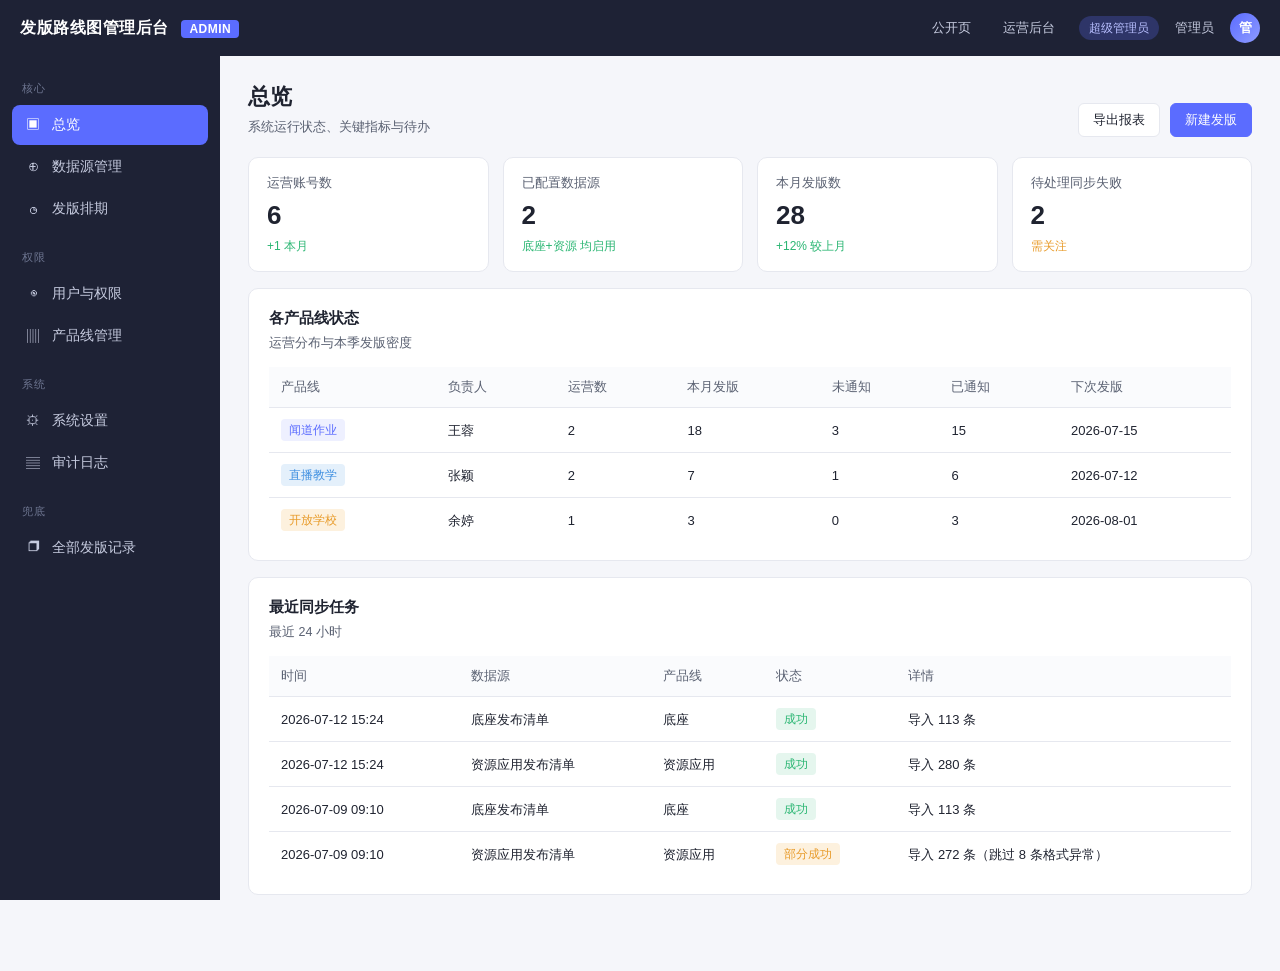
<file: 原型网页/admin.html>
<!DOCTYPE html>
<html lang="zh-CN">
<head>
<meta charset="UTF-8" />
<meta name="viewport" content="width=device-width, initial-scale=1.0" />
<title>发版路线图 · 管理员后台原型</title>
<style>
  :root {
    --primary: #5B6CFF;
    --primary-soft: #EEF0FF;
    --primary-hover: #4858E8;
    --bg: #F5F6FA;
    --surface: #FFFFFF;
    --sidebar: #1E2235;
    --sidebar-2: #262B40;
    --text: #1F2330;
    --text-2: #5A6172;
    --text-3: #9098AC;
    --border: #E6E8EF;
    --success: #2BB673;
    --warn: #E89B2A;
    --danger: #E25555;
    --info: #3D8EE0;
  }
  * { box-sizing: border-box; }
  html, body { margin: 0; padding: 0; }
  body {
    font-family: -apple-system, BlinkMacSystemFont, "Segoe UI", "PingFang SC", "Microsoft YaHei", sans-serif;
    background: var(--bg);
    color: var(--text);
    font-size: 14px;
    line-height: 1.5;
  }
  /* ---------- 顶部条 ---------- */
  .topbar {
    height: 56px;
    background: var(--sidebar);
    color: #fff;
    display: flex;
    align-items: center;
    padding: 0 20px;
    position: fixed; top: 0; left: 0; right: 0;
    z-index: 100;
  }
  .topbar .logo { font-weight: 600; font-size: 16px; letter-spacing: 0.5px; }
  .topbar .logo .badge { background: var(--primary); padding: 2px 8px; border-radius: 4px; margin-left: 8px; font-size: 12px; }
  .topbar .right { margin-left: auto; display: flex; align-items: center; gap: 16px; font-size: 13px; color: #C7CCE0; }
  .topbar .right .role { background: rgba(91,108,255,0.25); color: #B8BFFF; padding: 3px 10px; border-radius: 12px; font-size: 12px; }
  .topbar .right .avatar { width: 30px; height: 30px; border-radius: 50%; background: linear-gradient(135deg, #5B6CFF, #8E9BFF); display: inline-flex; align-items: center; justify-content: center; color: #fff; font-weight: 600; }
  .topbar .right .nav-link { color: #C7CCE0; text-decoration: none; padding: 4px 8px; border-radius: 4px; transition: all 0.15s; }
  .topbar .right .nav-link:hover { color: #fff; background: rgba(255,255,255,0.1); }

  /* ---------- 侧边栏 ---------- */
  .sidebar {
    position: fixed; top: 56px; left: 0; bottom: 0;
    width: 220px;
    background: var(--sidebar);
    padding: 16px 0;
    overflow-y: auto;
  }
  .nav-group { padding: 0 12px; margin-bottom: 12px; }
  .nav-group .title { color: #6E7691; font-size: 11px; text-transform: uppercase; letter-spacing: 1px; padding: 8px 10px; }
  .nav-item {
    display: flex; align-items: center; gap: 10px;
    padding: 10px 12px;
    color: #C7CCE0;
    border-radius: 8px;
    cursor: pointer;
    font-size: 13.5px;
    margin-bottom: 2px;
    transition: all 0.15s;
  }
  .nav-item:hover { background: var(--sidebar-2); color: #fff; }
  .nav-item.active { background: var(--primary); color: #fff; }
  .nav-item .ico { width: 18px; height: 18px; display: inline-flex; align-items: center; justify-content: center; font-size: 14px; }

  /* ---------- 主区 ---------- */
  .main {
    margin-left: 220px;
    margin-top: 56px;
    padding: 24px 28px 60px;
    min-height: calc(100vh - 56px);
  }
  .page-header { display: flex; align-items: flex-end; margin-bottom: 20px; }
  .page-header h1 { font-size: 22px; margin: 0 0 4px; }
  .page-header .desc { color: var(--text-2); font-size: 13px; }
  .page-header .right { margin-left: auto; display: flex; gap: 10px; }

  /* ---------- 通用 ---------- */
  .card { background: var(--surface); border: 1px solid var(--border); border-radius: 10px; padding: 18px 20px; margin-bottom: 16px; }
  .card-title { font-size: 15px; font-weight: 600; margin: 0 0 4px; }
  .card-sub { color: var(--text-2); font-size: 12.5px; margin-bottom: 14px; }
  .btn { display: inline-flex; align-items: center; gap: 6px; padding: 7px 14px; border-radius: 6px; border: 1px solid var(--border); background: #fff; color: var(--text); cursor: pointer; font-size: 13px; transition: all 0.15s; }
  .btn:hover { border-color: var(--primary); color: var(--primary); }
  .btn-primary { background: var(--primary); border-color: var(--primary); color: #fff; }
  .btn-primary:hover { background: var(--primary-hover); border-color: var(--primary-hover); color: #fff; }
  .btn-danger { color: var(--danger); border-color: #F2C7C7; }
  .btn-danger:hover { background: #FDECEC; color: var(--danger); }
  .btn-sm { padding: 4px 10px; font-size: 12px; }
  .tag { display: inline-block; padding: 2px 8px; border-radius: 4px; font-size: 12px; background: var(--primary-soft); color: var(--primary); }
  .tag-success { background: #E5F6EE; color: var(--success); }
  .tag-warn { background: #FDF1DE; color: var(--warn); }
  .tag-danger { background: #FCE6E6; color: var(--danger); }
  .tag-info { background: #E4F0FB; color: var(--info); }
  .tag-gray { background: #EEF0F4; color: var(--text-2); }

  table { width: 100%; border-collapse: collapse; }
  table th, table td { padding: 11px 12px; text-align: left; border-bottom: 1px solid var(--border); font-size: 13px; }
  table th { background: #FAFBFD; color: var(--text-2); font-weight: 500; font-size: 12.5px; }
  table tr:last-child td { border-bottom: none; }
  table .actions { display: flex; gap: 8px; }
  table .actions .link { color: var(--primary); cursor: pointer; font-size: 12.5px; }
  table .actions .link.danger { color: var(--danger); }

  .form-row { display: flex; gap: 14px; margin-bottom: 14px; }
  .form-item { flex: 1; display: flex; flex-direction: column; }
  .form-item label { font-size: 12.5px; color: var(--text-2); margin-bottom: 5px; }
  .form-item input, .form-item select, .form-item textarea {
    padding: 8px 10px; border: 1px solid var(--border); border-radius: 6px; font-size: 13px; font-family: inherit;
    background: #fff; color: var(--text);
  }
  .form-item input:focus, .form-item select:focus, .form-item textarea:focus { outline: none; border-color: var(--primary); }
  .form-item .hint { font-size: 11.5px; color: var(--text-3); margin-top: 4px; }

  .stat-grid { display: grid; grid-template-columns: repeat(4, 1fr); gap: 14px; }
  .stat-card { background: var(--surface); border: 1px solid var(--border); border-radius: 10px; padding: 16px 18px; }
  .stat-card .label { color: var(--text-2); font-size: 12.5px; }
  .stat-card .value { font-size: 26px; font-weight: 600; margin-top: 4px; }
  .stat-card .delta { font-size: 12px; color: var(--success); margin-top: 2px; }
  .stat-card .delta.warn { color: var(--warn); }

  .view { display: none; }
  .view.active { display: block; }

  .divider { height: 1px; background: var(--border); margin: 14px 0; }
  .text-muted { color: var(--text-2); }
  .text-sm { font-size: 12.5px; }
  .flex { display: flex; align-items: center; gap: 10px; }
  .gap-8 { gap: 8px; }
  .mt-12 { margin-top: 12px; }
  .mt-16 { margin-top: 16px; }

  .empty { padding: 30px; text-align: center; color: var(--text-3); }
  .switch { position: relative; display: inline-block; width: 36px; height: 20px; }
  .switch input { opacity: 0; width: 0; height: 0; }
  .switch .slider { position: absolute; cursor: pointer; inset: 0; background: #C7CCD8; border-radius: 20px; transition: 0.2s; }
  .switch .slider:before { position: absolute; content: ""; height: 16px; width: 16px; left: 2px; top: 2px; background: #fff; border-radius: 50%; transition: 0.2s; }
  .switch input:checked + .slider { background: var(--primary); }
  .switch input:checked + .slider:before { transform: translateX(16px); }

  .log-item { display: flex; gap: 12px; padding: 10px 0; border-bottom: 1px dashed var(--border); font-size: 12.5px; }
  .log-item:last-child { border-bottom: none; }
  .log-item .time { color: var(--text-3); width: 140px; flex-shrink: 0; }
  .log-item .who { color: var(--text-2); width: 100px; flex-shrink: 0; }
  .log-item .what { flex: 1; }
  .log-item .what .pill { display: inline-block; padding: 1px 6px; border-radius: 3px; background: var(--primary-soft); color: var(--primary); margin-right: 6px; font-size: 11.5px; }

  .preview-strip { display: flex; gap: 10px; align-items: center; padding: 12px; background: #F8F9FC; border-radius: 8px; border: 1px dashed var(--border); }
  .preview-strip .img-ph { width: 80px; height: 50px; background: linear-gradient(135deg, #DDE3FF, #C8CFFF); border-radius: 4px; }

  /* Modal */
  .modal { display: none; position: fixed; inset: 0; z-index: 200; background: rgba(31,35,48,0.5); align-items: center; justify-content: center; padding: 20px; }
  .modal.show { display: flex; }
  .modal-content { background: #fff; border-radius: 12px; max-width: 720px; width: 100%; max-height: 90vh; display: flex; flex-direction: column; box-shadow: 0 20px 50px rgba(31,35,48,0.2); }
  .modal-header { display: flex; align-items: center; justify-content: space-between; padding: 16px 20px; border-bottom: 1px solid var(--border); }
  .modal-header .title { font-size: 16px; font-weight: 600; }
  .modal-close { background: none; border: none; font-size: 22px; color: var(--text-3); cursor: pointer; }
  .modal-body { padding: 20px; overflow-y: auto; }
  .modal-footer { display: flex; justify-content: flex-end; gap: 8px; padding: 12px 20px; border-top: 1px solid var(--border); }
  .checkbox-group { display: flex; gap: 16px; padding-top: 6px; flex-wrap: wrap; }
  .checkbox-group label { display: inline-flex; align-items: center; gap: 6px; cursor: pointer; }
</style>
<script src="app.js"></script>
</head>
<body>

<div class="topbar">
  <div class="logo">发版路线图管理后台 <span class="badge">ADMIN</span></div>
  <div class="right">
    <a href="index.html" class="nav-link">公开页</a>
    <a href="ops.html" class="nav-link">运营后台</a>
    <span class="role">超级管理员</span>
    <span>管理员</span>
    <span class="avatar">管</span>
  </div>
</div>

<div class="sidebar">
  <div class="nav-group">
    <div class="title">核心</div>
    <div class="nav-item active" data-view="dashboard"><span class="ico">▣</span>总览</div>
    <div class="nav-item" data-view="data-source"><span class="ico">⊕</span>数据源管理</div>
    <div class="nav-item" data-view="schedule"><span class="ico">◷</span>发版排期</div>
  </div>
  <div class="nav-group">
    <div class="title">权限</div>
    <div class="nav-item" data-view="users"><span class="ico">◉</span>用户与权限</div>
    <div class="nav-item" data-view="product-lines"><span class="ico">▥</span>产品线管理</div>
  </div>
  <div class="nav-group">
    <div class="title">系统</div>
    <div class="nav-item" data-view="settings"><span class="ico">⚙</span>系统设置</div>
    <div class="nav-item" data-view="audit"><span class="ico">▤</span>审计日志</div>
  </div>
  <div class="nav-group">
    <div class="title">兜底</div>
    <div class="nav-item" data-view="releases"><span class="ico">❒</span>全部发版记录</div>
  </div>
</div>

<div class="main">

  <!-- ============ 总览 ============ -->
  <div class="view active" id="view-dashboard">
    <div class="page-header">
      <div>
        <h1>总览</h1>
        <div class="desc">系统运行状态、关键指标与待办</div>
      </div>
      <div class="right">
        <button class="btn">导出报表</button>
        <button class="btn btn-primary" onclick="location.href='ops.html'">新建发版</button>
      </div>
    </div>

    <div class="stat-grid">
      <div class="stat-card"><div class="label">运营账号数</div><div class="value">6</div><div class="delta">+1 本月</div></div>
      <div class="stat-card"><div class="label">已配置数据源</div><div class="value">2</div><div class="delta">底座+资源 均启用</div></div>
      <div class="stat-card"><div class="label">本月发版数</div><div class="value">28</div><div class="delta">+12% 较上月</div></div>
      <div class="stat-card"><div class="label">待处理同步失败</div><div class="value">2</div><div class="delta warn">需关注</div></div>
    </div>

    <div class="card mt-16">
      <div class="card-title">各产品线状态</div>
      <div class="card-sub">运营分布与本季发版密度</div>
      <table>
        <thead><tr><th>产品线</th><th>负责人</th><th>运营数</th><th>本月发版</th><th>未通知</th><th>已通知</th><th>下次发版</th></tr></thead>
        <tbody>
          <tr><td><span class="tag">闻道作业</span></td><td>王蓉</td><td>2</td><td>18</td><td>3</td><td>15</td><td>2026-07-15</td></tr>
          <tr><td><span class="tag tag-info">直播教学</span></td><td>张颖</td><td>2</td><td>7</td><td>1</td><td>6</td><td>2026-07-12</td></tr>
          <tr><td><span class="tag tag-warn">开放学校</span></td><td>余婷</td><td>1</td><td>3</td><td>0</td><td>3</td><td>2026-08-01</td></tr>
        </tbody>
      </table>
    </div>

    <div class="card">
      <div class="card-title">最近同步任务</div>
      <div class="card-sub">最近 24 小时</div>
      <table>
        <thead><tr><th>时间</th><th>数据源</th><th>产品线</th><th>状态</th><th>详情</th></tr></thead>
        <tbody>
          <tr><td>2026-07-12 15:24</td><td>底座发布清单</td><td>底座</td><td><span class="tag tag-success">成功</span></td><td>导入 113 条</td></tr>
          <tr><td>2026-07-12 15:24</td><td>资源应用发布清单</td><td>资源应用</td><td><span class="tag tag-success">成功</span></td><td>导入 280 条</td></tr>
          <tr><td>2026-07-09 09:10</td><td>底座发布清单</td><td>底座</td><td><span class="tag tag-success">成功</span></td><td>导入 113 条</td></tr>
          <tr><td>2026-07-09 09:10</td><td>资源应用发布清单</td><td>资源应用</td><td><span class="tag tag-warn">部分成功</span></td><td>导入 272 条（跳过 8 条格式异常）</td></tr>
        </tbody>
      </table>
    </div>
  </div>

  <!-- ============ 数据源管理 ============ -->
  <div class="view" id="view-data-source">
    <div class="page-header">
      <div><h1>数据源管理</h1><div class="desc">钉钉文档发布清单接入与同步任务（底座 / 资源双模块）</div></div>
      <div class="right">
        <button class="btn">Excel 导入</button>
        <button class="btn btn-primary" onclick="openSourceModal()">+ 新增数据源</button>
      </div>
    </div>

    <div class="card">
      <div class="card-title">已配置数据源</div>
      <div class="card-sub">底座清单(113条)与资源清单(280条)从钉钉文档拉取，点击"同步"立即更新</div>
      <table>
        <thead><tr><th>名称</th><th>类型</th><th>模块</th><th>钉钉文档地址</th><th>产品线</th><th>数据量</th><th>最后同步</th><th>状态</th><th class="actions">操作</th></tr></thead>
        <tbody>
          <tr>
            <td>底座发布清单</td><td><span class="tag tag-info">钉钉文档</span></td><td><span class="tag">底座</span></td>
            <td class="text-sm text-muted" style="max-width:220px;overflow:hidden;text-overflow:ellipsis;white-space:nowrap" title="https://alidocs.dingtalk.com/i/nodes/o14dA3GK8g55wx5KU515Ad99V9ekBD76">alidocs.dingtalk.com/i/nodes/o14dA3GK…</td>
            <td>闻道作业</td><td>113 条</td><td>2026-07-12 15:24</td>
            <td><span class="tag tag-success">启用</span></td>
            <td><div class="actions"><span class="link" onclick="adminSync('base')">同步</span><span class="link" onclick="viewSyncLog('base')">日志</span><span class="link" onclick="openSourceModal('base')">编辑</span></div></td>
          </tr>
          <tr>
            <td>资源应用发布清单</td><td><span class="tag tag-info">钉钉文档</span></td><td><span class="tag tag-info">资源应用</span></td>
            <td class="text-sm text-muted" style="max-width:220px;overflow:hidden;text-overflow:ellipsis;white-space:nowrap" title="https://alidocs.dingtalk.com/i/nodes/YMyQA2dXW799zB9lS9NejgBZJzlwrZgb">alidocs.dingtalk.com/i/nodes/YMyQA2dXW799z…</td>
            <td>闻道作业</td><td>280 条</td><td>2026-07-12 15:24</td>
            <td><span class="tag tag-success">启用</span></td>
            <td><div class="actions"><span class="link" onclick="adminSync('resource')">同步</span><span class="link" onclick="viewSyncLog('resource')">日志</span><span class="link" onclick="openSourceModal('resource')">编辑</span></div></td>
          </tr>
        </tbody>
      </table>
    </div>

    <div class="card">
      <div class="card-title">图片存储配置</div>
      <div class="card-sub">MVP 阶段使用本地存储，后续可迁移 OSS</div>
      <div class="form-row">
        <div class="form-item" style="flex:2"><label>存储类型</label><select><option>本地存储（uploads/）</option><option>阿里云 OSS（未启用）</option><option>腾讯云 COS（未启用）</option></select></div>
        <div class="form-item" style="flex:2"><label>本地路径</label><input value="./uploads" /></div>
        <div class="form-item"><label>访问前缀</label><input value="/static/uploads/" /></div>
      </div>
    </div>
  </div>

  <!-- ============ 发版排期 ============ -->
  <div class="view" id="view-schedule">
    <div class="page-header">
      <div><h1>发版排期</h1><div class="desc">维护统一发版预告与月度发版统计</div></div>
    </div>

    <div class="card">
      <div class="card-title">下次发版预告</div>
      <div class="card-sub">所有产品线共用下次发版日期，对外展示在路线图 Header 卡片</div>
      <div class="form-row" style="margin-bottom:0">
        <div class="form-item"><label>下次发版日期</label><input type="date" value="2026-07-15" /></div>
        <div class="form-item" style="flex:2"><label>预计版本/主题</label><input value="V3.7 暑期升级" /></div>
      </div>
    </div>

    <div class="card">
      <div class="card-title">月度发版统计</div>
      <div class="card-sub">2026 年 7 月 · 按每次发版日期统计各产品线已通知功能数</div>
      <table>
        <thead><tr><th>发版日期</th><th>闻道作业</th><th>直播教学</th><th>开放学校</th><th>合计</th></tr></thead>
        <tbody>
          <tr><td>2026-07-08</td><td>5</td><td>0</td><td>0</td><td>5</td></tr>
          <tr><td>2026-07-05</td><td>0</td><td>3</td><td>0</td><td>3</td></tr>
          <tr><td>2026-07-03</td><td>2</td><td>0</td><td>1</td><td>3</td></tr>
          <tr><td>2026-07-01</td><td>8</td><td>0</td><td>0</td><td>8</td></tr>
        </tbody>
        <tfoot>
          <tr style="font-weight:600;background:#FAFBFD"><td>本月合计</td><td>15</td><td>3</td><td>1</td><td>19</td></tr>
        </tfoot>
      </table>
    </div>
  </div>

  <!-- ============ 用户与权限 ============ -->
  <div class="view" id="view-users">
    <div class="page-header">
      <div><h1>用户与权限</h1><div class="desc">手动创建账号、分配角色与产品线</div></div>
      <div class="right"><button class="btn btn-primary" onclick="openUserModal()">+ 新建运营账号</button></div>
    </div>

    <div class="card">
      <table>
        <thead><tr><th>账号</th><th>角色</th><th>负责产品线</th><th>状态</th><th>最近登录</th><th class="actions">操作</th></tr></thead>
        <tbody>
          <tr><td>wangrong</td><td><span class="tag tag-info">运营</span></td><td>闻道作业</td><td><span class="tag tag-success">启用</span></td><td>10:42</td><td><div class="actions"><span class="link">重置密码</span><span class="link">调整产品线</span><span class="link danger">禁用</span></div></td></tr>
          <tr><td>zhangying</td><td><span class="tag tag-info">运营</span></td><td>直播教学</td><td><span class="tag tag-success">启用</span></td><td>09:20</td><td><div class="actions"><span class="link">重置密码</span><span class="link">调整产品线</span><span class="link danger">禁用</span></div></td></tr>
          <tr><td>yuting</td><td><span class="tag tag-info">运营</span></td><td>开放学校</td><td><span class="tag tag-success">启用</span></td><td>昨日 16:05</td><td><div class="actions"><span class="link">重置密码</span><span class="link">调整产品线</span><span class="link danger">禁用</span></div></td></tr>
          <tr><td>lichen</td><td><span class="tag tag-info">运营</span></td><td>闻道作业 / 直播教学</td><td><span class="tag tag-warn">待激活</span></td><td>—</td><td><div class="actions"><span class="link">激活</span><span class="link">重置密码</span><span class="link danger">删除</span></div></td></tr>
          <tr><td>admin</td><td><span class="tag">管理员</span></td><td>（全产品线）</td><td><span class="tag tag-success">启用</span></td><td>12:31</td><td><div class="actions"><span class="link">重置密码</span></div></td></tr>
        </tbody>
      </table>
    </div>
  </div>

  <!-- ============ 产品线管理 ============ -->
  <div class="view" id="view-product-lines">
    <div class="page-header">
      <div><h1>产品线管理</h1><div class="desc">维护产品线字典，作为数据隔离单元</div></div>
      <div class="right"><button class="btn btn-primary">+ 新增产品线</button></div>
    </div>

    <div class="card">
      <table>
        <thead><tr><th>产品线</th><th>代码</th><th>运营数</th><th>本月发版</th><th>状态</th><th class="actions">操作</th></tr></thead>
        <tbody>
          <tr><td><span class="tag">闻道作业</span></td><td>wd-homework</td><td>2</td><td>18</td><td><span class="tag tag-success">启用</span></td><td><div class="actions"><span class="link">编辑</span><span class="link danger">归档</span></div></td></tr>
          <tr><td><span class="tag tag-info">直播教学</span></td><td>live-teach</td><td>2</td><td>7</td><td><span class="tag tag-success">启用</span></td><td><div class="actions"><span class="link">编辑</span><span class="link danger">归档</span></div></td></tr>
          <tr><td><span class="tag tag-warn">开放学校</span></td><td>open-school</td><td>1</td><td>3</td><td><span class="tag tag-success">启用</span></td><td><div class="actions"><span class="link">编辑</span><span class="link danger">归档</span></div></td></tr>
        </tbody>
      </table>
    </div>
  </div>

  <!-- ============ 系统设置 ============ -->
  <div class="view" id="view-settings">
    <div class="page-header">
      <div><h1>系统设置</h1><div class="desc">长图模板、导出格式与基础配置</div></div>
    </div>

    <div class="card">
      <div class="card-title">长图模板</div>
      <div class="card-sub">运营预览与导出使用的样式模板</div>
      <div class="form-row">
        <div class="form-item"><label>默认模板</label><select><option>经典蓝紫（推荐）</option><option>极简白</option><option>商务深色</option></select></div>
        <div class="form-item"><label>主色</label><input type="color" value="#5B6CFF" style="height:34px" /></div>
        <div class="form-item"><label>背景</label><select><option>纯白</option><option>浅灰</option><option>渐变</option></select></div>
      </div>
      <div class="preview-strip">
        <div class="img-ph"></div>
        <div class="text-sm text-muted">预览效果：发版详情将与最终导出图片保持一致</div>
      </div>
    </div>

    <div class="card">
      <div class="card-title">导出格式默认</div>
      <div class="form-row">
        <div class="form-item"><label>图片格式</label><select><option>PNG（推荐）</option><option>JPG</option></select></div>
        <div class="form-item"><label>图片质量</label><select><option>高（2x）</option><option>标准（1x）</option></select></div>
        <div class="form-item"><label>是否生成 PDF</label><div style="padding-top:6px"><label class="switch"><input type="checkbox"><span class="slider"></span></label></div></div>
      </div>
    </div>

    <div class="card">
      <div class="card-title">游客端访问</div>
      <div class="card-sub">MVP 阶段为内网双击可见；后续部署升级后转公网公开</div>
      <div class="form-row">
        <div class="form-item"><label>当前模式</label><div style="padding-top:6px"><span class="tag tag-gray">内网/双击可见（MVP）</span></div></div>
        <div class="form-item"><label>对外开关</label><div style="padding-top:6px"><label class="switch"><input type="checkbox" disabled><span class="slider"></span></div></div>
      </div>
    </div>
  </div>

  <!-- ============ 审计日志 ============ -->
  <div class="view" id="view-audit">
    <div class="page-header">
      <div><h1>审计日志</h1><div class="desc">所有写操作的留痕记录</div></div>
      <div class="right">
        <button class="btn">导出 CSV</button>
      </div>
    </div>

    <div class="card">
      <div class="form-row">
        <div class="form-item"><label>操作人</label><select><option>全部</option><option>admin</option><option>wangrong</option></select></div>
        <div class="form-item"><label>操作类型</label><select><option>全部</option><option>创建</option><option>编辑</option><option>删除</option><option>登录</option></select></div>
        <div class="form-item"><label>时间范围</label><input value="2026-07-01 ~ 2026-07-07" /></div>
      </div>
      <div class="divider"></div>
      <div class="log-item"><div class="time">2026-07-07 12:31</div><div class="who">admin</div><div class="what"><span class="pill">编辑</span>更新"下次发版"预告 · 闻道作业 → 2026-07-15</div></div>
      <div class="log-item"><div class="time">2026-07-07 11:08</div><div class="who">admin</div><div class="what"><span class="pill">创建</span>新建运营账号 lichen（待激活）</div></div>
      <div class="log-item"><div class="time">2026-07-07 10:42</div><div class="who">system</div><div class="what"><span class="pill">同步</span>数据源"闻道作业-发版记录表"成功 · 12 条</div></div>
      <div class="log-item"><div class="time">2026-07-07 09:15</div><div class="who">system</div><div class="what"><span class="pill" style="background:#FCE6E6;color:#E25555">失败</span>数据源"直播教学-周发版"同步失败 · token 过期</div></div>
      <div class="log-item"><div class="time">2026-07-07 08:50</div><div class="who">admin</div><div class="what"><span class="pill">编辑</span>调整用户 wangrong 负责产品线</div></div>
    </div>
  </div>

  <!-- ============ 全部发版记录（兜底） ============ -->
  <div class="view" id="view-releases">
    <div class="page-header">
      <div><h1>全部发版记录</h1><div class="desc">跨产品线兜底视图，仅管理员可见</div></div>
      <div class="right">
        <button class="btn">导出 JSON</button>
      </div>
    </div>

    <div class="card">
      <div class="form-row">
        <div class="form-item"><label>产品线</label><select><option>全部</option><option>闻道作业</option><option>直播教学</option><option>开放学校</option></select></div>
        <div class="form-item"><label>状态</label><select><option>全部</option><option>已通知</option><option>未通知</option></select></div>
        <div class="form-item"><label>关键词</label><input placeholder="搜索功能点 / 功能入口" /></div>
      </div>
      <div class="divider"></div>
      <table>
        <thead><tr><th>日期</th><th>产品线</th><th>类型</th><th>功能点</th><th>功能入口</th><th>录入</th><th>状态</th><th class="actions">操作</th></tr></thead>
        <tbody>
          <tr><td>2026-07-08</td><td><span class="tag">闻道作业</span></td><td>新增</td><td>运营后台 MVP 上线</td><td>—</td><td>wangrong</td><td><span class="tag tag-success">已通知</span></td><td><div class="actions"><span class="link">查看</span><span class="link">编辑</span><span class="link danger">删除</span></div></td></tr>
          <tr><td>2026-07-05</td><td><span class="tag tag-info">直播教学</span></td><td>优化</td><td>直播连麦稳定性优化</td><td>课堂-连麦</td><td>zhangying</td><td><span class="tag tag-success">已通知</span></td><td><div class="actions"><span class="link">查看</span><span class="link">编辑</span><span class="link danger">删除</span></div></td></tr>
          <tr><td>2026-07-03</td><td><span class="tag">闻道作业</span></td><td>新增</td><td>答题卡新题型支持</td><td>作业-答题卡</td><td>wangrong</td><td><span class="tag tag-gray">未通知</span></td><td><div class="actions"><span class="link">查看</span><span class="link">编辑</span><span class="link danger">删除</span></div></td></tr>
        </tbody>
      </table>
    </div>
  </div>

</div>

<!-- 数据源编辑/新增弹窗 -->
<div class="modal" id="source-modal" onclick="closeModal(event, 'source-modal')">
  <div class="modal-content" onclick="event.stopPropagation()">
    <div class="modal-header">
      <div class="title" id="source-modal-title">新增数据源</div>
      <button class="modal-close" onclick="closeModal(null, 'source-modal')">×</button>
    </div>
    <div class="modal-body">
      <div class="form-row">
        <div class="form-item"><label>名称</label><input id="src-name" placeholder="如：闻道作业-发版记录表" /></div>
        <div class="form-item"><label>类型</label><select id="src-type"><option>钉钉文档</option><option>Excel 上传</option></select></div>
        <div class="form-item"><label>所属产品线</label><select id="src-pl"><option>闻道作业</option><option>直播教学</option><option>开放学校</option></select></div>
      </div>
      <div class="form-row">
        <div class="form-item" style="flex:2"><label>钉钉文档 URL / 路径</label><input id="src-url" placeholder="https://dingtalk.com/doc/xxxxx" /></div>
        <div class="form-item"><label>授权 Token</label><input id="src-token" type="password" placeholder="••••••••••" /></div>
      </div>
      <div class="form-row">
        <div class="form-item"><label>同步频率</label><select id="src-freq"><option>手动</option><option>每日</option><option>每周</option></select></div>
        <div class="form-item"><label>启用</label><div style="padding-top:6px"><label class="switch"><input type="checkbox" id="src-enabled" checked><span class="slider"></span></label></div></div>
        <div class="form-item" style="flex:2"><label>说明</label><input id="src-desc" placeholder="每周一自动拉取上周内容" /></div>
      </div>
      <div class="divider"></div>
      <div class="card-title" style="font-size:14px">字段映射</div>
      <div class="card-sub">将源表列名映射到后台字段</div>
      <table>
        <thead><tr><th>源字段（钉钉文档列名）</th><th>→</th><th>系统字段</th><th>必填</th><th>只读</th></tr></thead>
        <tbody id="field-mapping-body">
          <tr><td>发版时间</td><td>→</td><td>releaseDate</td><td>✓</td><td>✓ 研发控制</td></tr>
          <tr><td>平台/范围</td><td>→</td><td>platformScope</td><td>✓</td><td>—</td></tr>
          <tr><td>应用或后台</td><td>→</td><td>appPlatform</td><td>✓</td><td>—</td></tr>
          <tr><td>端</td><td>→</td><td>scope</td><td>✓</td><td>—</td></tr>
          <tr><td>新增、优化、修复</td><td>→</td><td>releaseType</td><td>✓</td><td>—</td></tr>
          <tr><td>需验证功能点</td><td>→</td><td>featurePoint</td><td>✓</td><td>—</td></tr>
          <tr><td>功能入口</td><td>→</td><td>featureEntry</td><td>✓</td><td>—</td></tr>
          <tr><td>特殊情况说明</td><td>→</td><td>specialNotes</td><td>—</td><td>—</td></tr>
          <tr><td>限制条件</td><td>→</td><td>limitNotes</td><td>—</td><td>—</td></tr>
          <tr><td>运营验证结论</td><td>→</td><td>notes</td><td>—</td><td>—</td></tr>
          <tr><td>是否亮点</td><td>→</td><td>isHighlight</td><td>—</td><td>—</td></tr>
          <tr><td>提供材料</td><td>→</td><td>provideMaterial</td><td>—</td><td>—</td></tr>
          <tr><td>备注</td><td>→</td><td>remarks</td><td>—</td><td>—</td></tr>
        </tbody>
      </table>
    </div>
    <div class="modal-footer">
      <button class="btn" onclick="closeModal(null, 'source-modal')">取消</button>
      <button class="btn btn-primary">保存</button>
      <button class="btn">立即同步</button>
    </div>
  </div>
</div>

<!-- 新建运营账号弹窗 -->
<div class="modal" id="user-modal" onclick="closeModal(event, 'user-modal')">
  <div class="modal-content" onclick="event.stopPropagation()">
    <div class="modal-header">
      <div class="title">新建运营账号</div>
      <button class="modal-close" onclick="closeModal(null, 'user-modal')">×</button>
    </div>
    <div class="modal-body">
      <div class="form-row">
        <div class="form-item"><label>用户名</label><input id="user-name" placeholder="登录账号" /></div>
        <div class="form-item"><label>初始密码</label><input id="user-pwd" type="password" placeholder="首次登录后需修改" /></div>
        <div class="form-item"><label>姓名</label><input id="user-realname" /></div>
      </div>
      <div class="form-row" style="margin-bottom:0">
        <div class="form-item">
          <label>负责产品线（可多选）</label>
          <div class="checkbox-group">
            <label><input type="checkbox" id="user-pl-wd" checked /> 闻道作业</label>
            <label><input type="checkbox" id="user-pl-live" /> 直播教学</label>
            <label><input type="checkbox" id="user-pl-os" /> 开放学校</label>
          </div>
        </div>
      </div>
    </div>
    <div class="modal-footer">
      <button class="btn" onclick="closeModal(null, 'user-modal')">取消</button>
      <button class="btn btn-primary">创建并下发</button>
    </div>
  </div>
</div>

<script>
  document.querySelectorAll('.nav-item').forEach(el => {
    el.addEventListener('click', () => {
      const target = el.getAttribute('data-view');
      document.querySelectorAll('.nav-item').forEach(n => n.classList.remove('active'));
      el.classList.add('active');
      document.querySelectorAll('.view').forEach(v => v.classList.remove('active'));
      const view = document.getElementById('view-' + target);
      if (view) view.classList.add('active');
    });
  });

  function openSourceModal(mod) {
    var mi = (window.RR && RR.MODULES[mod]) || RR.MODULES.base;
    document.getElementById('source-modal-title').textContent = '编辑数据源 · ' + mi.name + '发布清单';
    document.getElementById('src-name').value = mi.docName;
    document.getElementById('src-type').value = '钉钉文档';
    document.getElementById('src-pl').value = mi.productLine;
    document.getElementById('src-url').value = mi.dingtalkUrl;
    document.getElementById('src-freq').value = '每日';
    document.getElementById('src-desc').value = mi.desc;
    document.getElementById('source-modal').classList.add('show');
  }
  function adminSync(mod) {
    var mi = RR.MODULES[mod] || {};
    if (!confirm('确认立即同步「' + mi.docName + '」？\n将从钉钉文档拉取最新发布清单数据。')) return;
    alert('同步任务已提交\n模块：' + mi.name + '\n文档：' + mi.dingtalkUrl + '\n\n（原型演示：实际部署后将调用后端同步接口，此处模拟完成）');
  }
  function viewSyncLog(mod) {
    var mi = RR.MODULES[mod] || {};
    alert('同步日志 · ' + mi.docName + '\n\n2026-07-12 15:24:03  成功  导入 ' + mi.totalRows + ' 条\n2026-07-09 09:10:00  成功  导入 ' + mi.totalRows + ' 条\n2026-07-05 14:20:00  成功  导入 ' + Math.floor(mi.totalRows*0.9) + ' 条');
  }

  function openUserModal() {
    document.getElementById('user-modal').classList.add('show');
  }

  function closeModal(e, id) {
    if (!e || e.target.id === id) {
      document.getElementById(id).classList.remove('show');
    }
  }

  // 原型兜底：为未绑定事件的按钮与操作链接提供统一反馈
  document.addEventListener('click', function(e) {
    var el = e.target.closest('button, .link');
    if (!el) return;
    if (el.hasAttribute('onclick')) return;
    if (el.classList.contains('modal-close')) return;
    var text = el.textContent.trim();
    if (text === '取消' || text === '关闭') return;
    if (el.tagName === 'BUTTON' || el.classList.contains('link')) {
      alert('原型演示：「' + text + '」功能暂未实现');
    }
  });
</script>

</body>
</html>
</file>
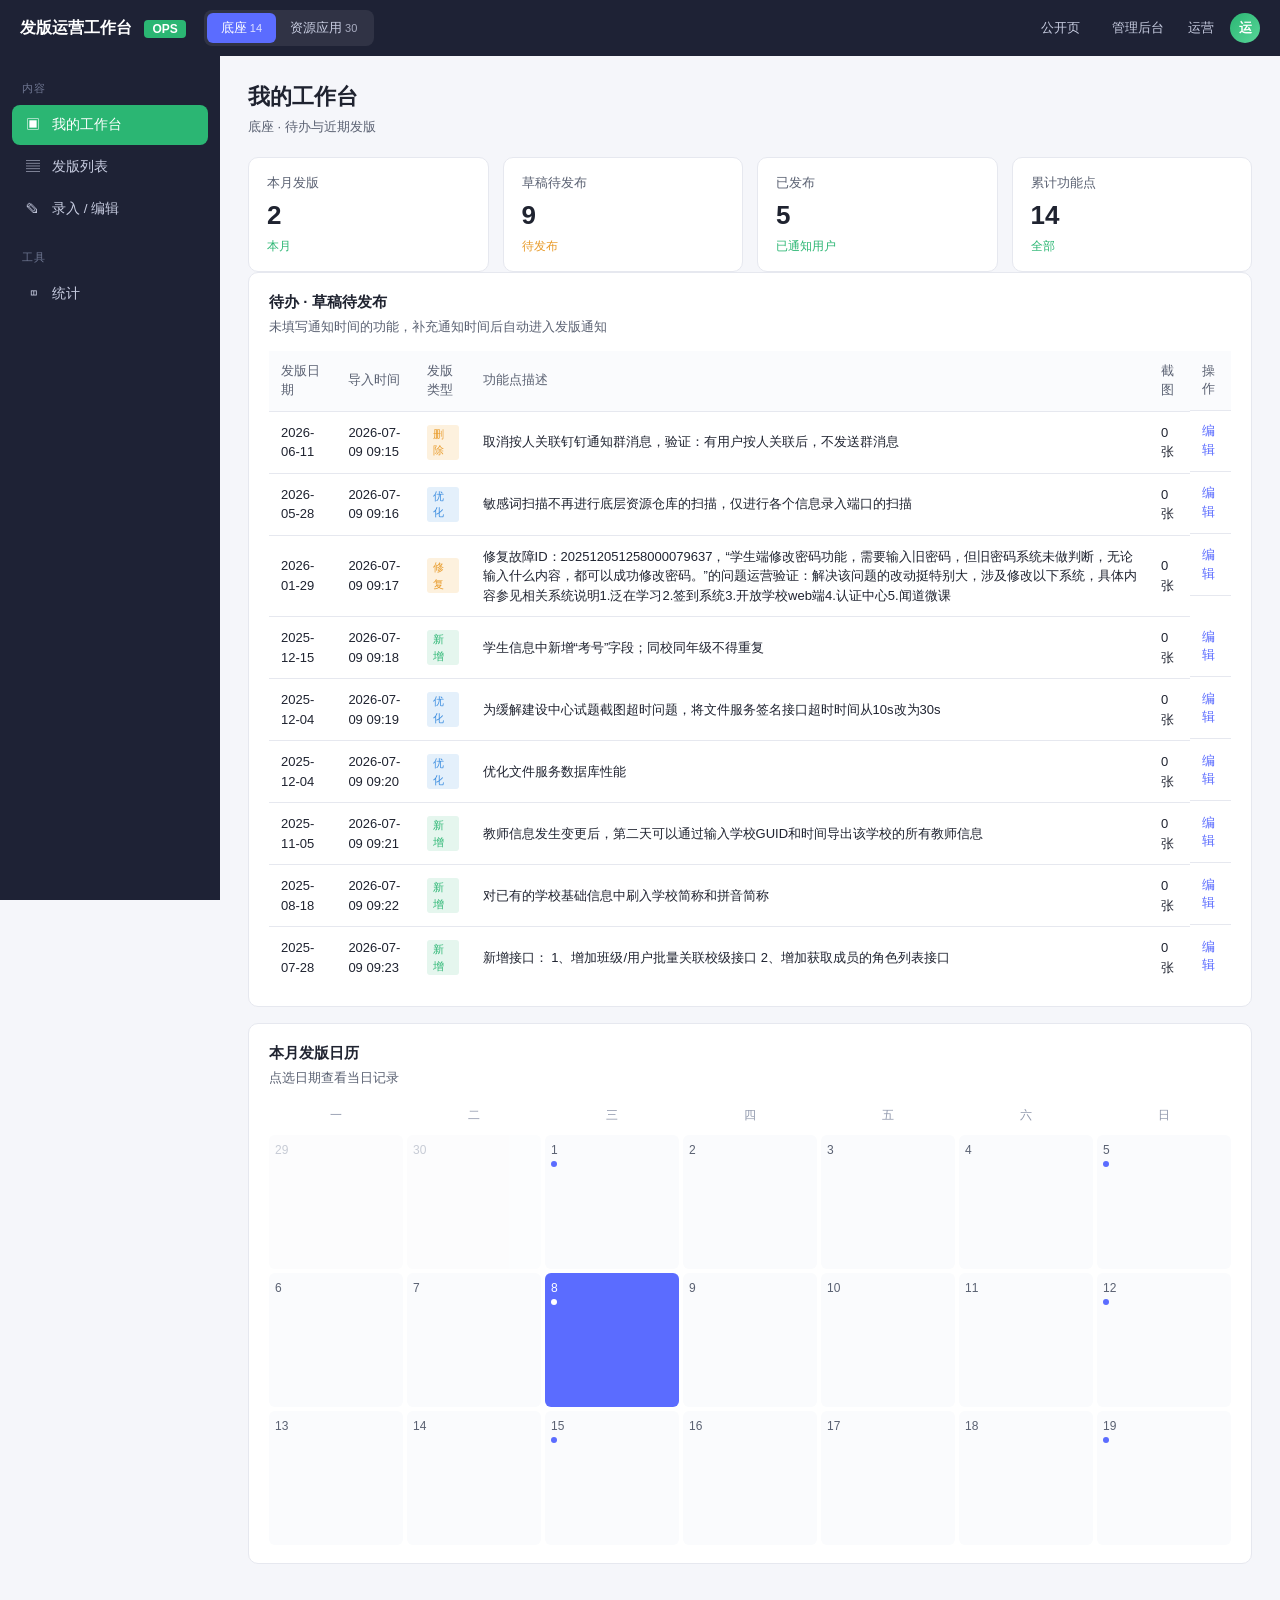
<file: 原型网页/ops.html>
<!DOCTYPE html>
<html lang="zh-CN">
<head>
<meta charset="UTF-8" />
<meta name="viewport" content="width=device-width, initial-scale=1.0" />
<title>发版路线图 · 运营后台原型（V2）</title>
<style>
  :root {
    --primary: #5B6CFF;
    --primary-soft: #EEF0FF;
    --primary-hover: #4858E8;
    --bg: #F5F6FA;
    --surface: #FFFFFF;
    --sidebar: #1E2235;
    --sidebar-2: #262B40;
    --text: #1F2330;
    --text-2: #5A6172;
    --text-3: #9098AC;
    --border: #E6E8EF;
    --success: #2BB673;
    --warn: #E89B2A;
    --danger: #E25555;
    --info: #3D8EE0;
  }
  * { box-sizing: border-box; }
  html, body { margin: 0; padding: 0; }
  body {
    font-family: -apple-system, BlinkMacSystemFont, "Segoe UI", "PingFang SC", "Microsoft YaHei", sans-serif;
    background: var(--bg); color: var(--text); font-size: 14px; line-height: 1.5;
  }
  .topbar {
    height: 56px; background: var(--sidebar); color: #fff; display: flex; align-items: center;
    padding: 0 20px; position: fixed; top: 0; left: 0; right: 0; z-index: 100;
  }
  .topbar .logo { font-weight: 600; font-size: 16px; }
  .topbar .logo .badge { background: #2BB673; padding: 2px 8px; border-radius: 4px; margin-left: 8px; font-size: 12px; }
  .topbar .pl-tag { background: var(--primary-soft); color: var(--primary); padding: 4px 10px; border-radius: 12px; font-size: 12px; }
  .topbar .right { margin-left: auto; display: flex; align-items: center; gap: 16px; font-size: 13px; color: #C7CCE0; }
  .topbar .right .avatar { width: 30px; height: 30px; border-radius: 50%; background: linear-gradient(135deg, #2BB673, #58D699); display: inline-flex; align-items: center; justify-content: center; color: #fff; font-weight: 600; }
  .topbar .right .nav-link { color: #C7CCE0; text-decoration: none; padding: 4px 8px; border-radius: 4px; transition: all 0.15s; }
  .topbar .right .nav-link:hover { color: #fff; background: rgba(255,255,255,0.1); }

  .sidebar {
    position: fixed; top: 56px; left: 0; bottom: 0; width: 220px; background: var(--sidebar); padding: 16px 0;
  }
  .nav-group { padding: 0 12px; margin-bottom: 12px; }
  .nav-group .title { color: #6E7691; font-size: 11px; text-transform: uppercase; letter-spacing: 1px; padding: 8px 10px; }
  .nav-item {
    display: flex; align-items: center; gap: 10px; padding: 10px 12px; color: #C7CCE0;
    border-radius: 8px; cursor: pointer; font-size: 13.5px; margin-bottom: 2px;
  }
  .nav-item:hover { background: var(--sidebar-2); color: #fff; }
  .nav-item.active { background: #2BB673; color: #fff; }
  .nav-item .ico { width: 18px; text-align: center; }

  .main { margin-left: 220px; margin-top: 56px; padding: 24px 28px 60px; min-height: calc(100vh - 56px); }
  .page-header { display: flex; align-items: flex-end; margin-bottom: 20px; }
  .page-header h1 { font-size: 22px; margin: 0 0 4px; }
  .page-header .desc { color: var(--text-2); font-size: 13px; }
  .page-header .right { margin-left: auto; display: flex; gap: 10px; }

  .card { background: var(--surface); border: 1px solid var(--border); border-radius: 10px; padding: 18px 20px; margin-bottom: 16px; }
  .card-title { font-size: 15px; font-weight: 600; margin: 0 0 4px; }
  .card-sub { color: var(--text-2); font-size: 12.5px; margin-bottom: 14px; }
  .btn { display: inline-flex; align-items: center; gap: 6px; padding: 7px 14px; border-radius: 6px; border: 1px solid var(--border); background: #fff; color: var(--text); cursor: pointer; font-size: 13px; text-decoration: none; }
  .btn:hover { border-color: var(--primary); color: var(--primary); }
  .btn-primary { background: var(--primary); border-color: var(--primary); color: #fff; }
  .btn-primary:hover { background: var(--primary-hover); border-color: var(--primary-hover); color: #fff; }
  .btn-success { background: #2BB673; border-color: #2BB673; color: #fff; }
  .btn-success:hover { background: #239e60; color: #fff; }
  .btn-warn { background: #E89B2A; border-color: #E89B2A; color: #fff; }
  .btn-warn:hover { background: #d18923; color: #fff; }
  .btn-sm { padding: 4px 10px; font-size: 12px; }
  .tag { display: inline-block; padding: 2px 8px; border-radius: 4px; font-size: 12px; background: var(--primary-soft); color: var(--primary); }
  .tag-success { background: #E5F6EE; color: var(--success); }
  .tag-warn { background: #FDF1DE; color: var(--warn); }
  .tag-danger { background: #FCE6E6; color: var(--danger); }
  .tag-info { background: #E4F0FB; color: var(--info); }
  .tag-gray { background: #EEF0F4; color: var(--text-2); }
  .type-pill { display: inline-block; padding: 1px 6px; border-radius: 3px; font-size: 11px; }
  .type-pill.add { background: #E5F6EE; color: var(--success); }
  .type-pill.opt { background: #E4F0FB; color: var(--info); }
  .type-pill.fix { background: #FDF1DE; color: var(--warn); }

  table { width: 100%; border-collapse: collapse; }
  table th, table td { padding: 11px 12px; text-align: left; border-bottom: 1px solid var(--border); font-size: 13px; }
  table th { background: #FAFBFD; color: var(--text-2); font-weight: 500; font-size: 12.5px; }
  table tr:last-child td { border-bottom: none; }
  table .actions { display: flex; gap: 8px; }
  table .actions .link { color: var(--primary); cursor: pointer; font-size: 12.5px; }

  .form-row { display: flex; gap: 14px; margin-bottom: 14px; }
  .form-item { flex: 1; display: flex; flex-direction: column; }
  .form-item label { font-size: 12.5px; color: var(--text-2); margin-bottom: 5px; }
  .form-item input, .form-item select, .form-item textarea {
    padding: 8px 10px; border: 1px solid var(--border); border-radius: 6px; font-size: 13px; font-family: inherit;
    background: #fff; color: var(--text);
  }
  .form-item input:focus, .form-item select:focus, .form-item textarea:focus { outline: none; border-color: var(--primary); }
  .form-item input:disabled, .form-item select:disabled, .form-item textarea:disabled { background: #F8F9FC; color: var(--text-3); cursor: not-allowed; }
  .form-item .readonly-note { font-size: 11px; color: var(--text-3); margin-top: 4px; }
  .form-item select[multiple] { height: 80px; padding: 6px; }
  .form-item select[multiple] option { padding: 4px 6px; border-radius: 3px; margin-bottom: 2px; }
  .form-item select[multiple] option:checked { background: var(--primary-soft); color: var(--primary); }

  .stat-grid { display: grid; grid-template-columns: repeat(4, 1fr); gap: 14px; }
  .stat-card { background: var(--surface); border: 1px solid var(--border); border-radius: 10px; padding: 16px 18px; }
  .stat-card .label { color: var(--text-2); font-size: 12.5px; }
  .stat-card .value { font-size: 26px; font-weight: 600; margin-top: 4px; }
  .stat-card .delta { font-size: 12px; color: var(--success); margin-top: 2px; }

  .view { display: none; }
  .view.active { display: block; }
  .divider { height: 1px; background: var(--border); margin: 14px 0; }
  .text-muted { color: var(--text-2); }
  .text-sm { font-size: 12.5px; }
  .flex { display: flex; align-items: center; gap: 10px; }
  .mt-12 { margin-top: 12px; }
  .mt-16 { margin-top: 16px; }
  .mb-12 { margin-bottom: 12px; }
  .hidden { display: none !important; }

  .calendar { display: grid; grid-template-columns: repeat(7, 1fr); gap: 4px; }
  .calendar .dow { font-size: 11.5px; color: var(--text-3); text-align: center; padding: 6px 0; }
  .calendar .day { aspect-ratio: 1; background: #FAFBFD; border-radius: 6px; padding: 6px; font-size: 12px; color: var(--text-2); cursor: pointer; position: relative; }
  .calendar .day:hover { background: var(--primary-soft); color: var(--primary); }
  .calendar .day .mark { display: block; width: 6px; height: 6px; background: var(--primary); border-radius: 50%; margin-top: 2px; }
  .calendar .day.muted { color: var(--text-3); opacity: 0.5; }
  .calendar .day.today { background: var(--primary); color: #fff; }

  .module-tabs { display: flex; gap: 8px; border-bottom: 1px solid var(--border); margin-bottom: 16px; }
  .module-tab { padding: 8px 16px; font-size: 14px; color: var(--text-2); cursor: pointer; border-bottom: 2px solid transparent; margin-bottom: -1px; }
  .module-tab:hover { color: var(--primary); }
  .module-tab.active { color: var(--primary); border-bottom-color: var(--primary); font-weight: 600; }
  .module-count { background: var(--primary-soft); color: var(--primary); font-size: 11px; padding: 1px 6px; border-radius: 10px; margin-left: 6px; }
  .module { display: none; }
  .module.active { display: block; }

  .sync-placeholder { padding: 40px 20px; text-align: center; background: #FAFBFD; border: 1px dashed var(--border); border-radius: 10px; }
  .sync-placeholder .title { font-size: 15px; font-weight: 600; margin-bottom: 8px; }
  .sync-placeholder .desc { color: var(--text-2); font-size: 13px; margin-bottom: 16px; }

  .thumb-grid { display: flex; gap: 10px; flex-wrap: wrap; margin-top: 8px; }
  .thumb { width: 80px; height: 54px; border-radius: 4px; background: linear-gradient(135deg, #DDE3FF, #C8CFFF); position: relative; }
  .thumb .rm { position: absolute; top: 2px; right: 4px; background: rgba(0,0,0,0.5); color: #fff; font-size: 10px; padding: 1px 4px; border-radius: 3px; cursor: pointer; }
  .paste-zone { border: 1.5px dashed var(--border); border-radius: 8px; padding: 18px; text-align: center; color: var(--text-2); background: #FAFBFD; margin-top: 8px; }
  .paste-zone.active { border-color: var(--primary); color: var(--primary); background: var(--primary-soft); }

  .modal { display: none; position: fixed; inset: 0; z-index: 200; background: rgba(31,35,48,0.5); align-items: center; justify-content: center; padding: 20px; }
  .modal.show { display: flex; }
  .modal-content { background: #fff; border-radius: 12px; max-width: 800px; width: 100%; max-height: 90vh; display: flex; flex-direction: column; box-shadow: 0 20px 50px rgba(31,35,48,0.2); }
  .modal-header { display: flex; align-items: center; justify-content: space-between; padding: 16px 20px; border-bottom: 1px solid var(--border); }
  .modal-header .title { font-size: 16px; font-weight: 600; }
  .modal-close { background: none; border: none; font-size: 22px; color: var(--text-3); cursor: pointer; }
  .modal-body { padding: 20px; overflow-y: auto; }
  .modal-footer { padding: 14px 20px; border-top: 1px solid var(--border); display: flex; justify-content: flex-end; gap: 10px; }

  .generate-panel { background: #FAFBFD; border: 1px solid var(--border); border-radius: 10px; padding: 16px 18px; margin-bottom: 16px; }
  .generate-panel .head { display: flex; justify-content: space-between; align-items: center; margin-bottom: 12px; }
  .generate-panel .title { font-weight: 600; font-size: 15px; }
  .version-tabs { display: flex; gap: 6px; margin-bottom: 12px; }
  .version-tab { padding: 6px 12px; border-radius: 6px; border: 1px solid var(--border); background: #fff; color: var(--text-2); cursor: pointer; font-size: 13px; }
  .version-tab:hover { border-color: var(--primary); color: var(--primary); }
  .version-tab.active { background: var(--primary); border-color: var(--primary); color: #fff; }
  .long-image-preview { background: #fff; border: 1px solid var(--border); border-radius: 8px; min-height: 220px; display: flex; align-items: center; justify-content: center; color: var(--text-3); position: relative; overflow: hidden; }
  .long-image-preview .placeholder { text-align: center; padding: 40px; }
  .long-image-preview .placeholder .big { font-size: 48px; margin-bottom: 10px; }
  .long-image-preview .img { max-width: 100%; max-height: 460px; object-fit: contain; }
  .long-image-preview .empty-tip { font-size: 13px; color: var(--warn); }

  .group-card { margin-bottom: 16px; }
  .group-card .group-header { display: flex; justify-content: space-between; align-items: center; margin-bottom: 12px; }
  .group-card .group-title { font-weight: 600; font-size: 15px; }
  .group-card .group-count { color: var(--text-3); font-size: 12.5px; }

  .import-log { background: #FAFBFD; border: 1px solid var(--border); border-radius: 8px; padding: 12px; max-height: 160px; overflow-y: auto; font-size: 12px; color: var(--text-2); }
  .import-log .ok { color: var(--success); }
  .import-log .err { color: var(--danger); }

  @media (max-width: 900px) {
    .main { padding: 20px; }
    .form-row { flex-wrap: wrap; }
    .form-item { flex: 1 1 45%; }
    .stat-grid { grid-template-columns: repeat(2, 1fr); }
  }
  @media (max-width: 560px) {
    .sidebar { display: none; }
    .main { margin-left: 0; }
    .form-item { flex: 1 1 100%; }
    .stat-grid { grid-template-columns: 1fr; }
    .page-header { flex-direction: column; align-items: flex-start; gap: 12px; }
    .page-header .right { margin-left: 0; }
  }
  /* 模块切换 Tab */
  .module-switch { display: flex; gap: 0; margin-left: 18px; background: rgba(255,255,255,0.08); border-radius: 8px; padding: 3px; }
  .module-switch .ms-tab { padding: 5px 14px; border-radius: 6px; cursor: pointer; font-size: 13px; color: #C7CCE0; transition: all 0.15s; white-space: nowrap; }
  .module-switch .ms-tab:hover { color: #fff; }
  .module-switch .ms-tab.active { background: var(--primary); color: #fff; font-weight: 500; }
  .module-switch .ms-tab .cnt { font-size: 11px; opacity: 0.8; margin-left: 3px; }
  /* 导入进度日志 */
  .import-log .log-line { padding: 3px 0; }
  .import-log .log-warn { color: var(--warn); }
  .import-log .spinner { display: inline-block; width: 12px; height: 12px; border: 2px solid var(--border); border-top-color: var(--primary); border-radius: 50%; animation: spin 0.7s linear infinite; vertical-align: middle; margin-right: 6px; }
  @keyframes spin { to { transform: rotate(360deg); } }

  /* 多选下拉框 */
  .multi-select { position: relative; }
  .multi-select .ms-control {
    min-height: 36px; padding: 4px 8px 4px 10px; border: 1px solid var(--border); border-radius: 6px;
    background: #fff; cursor: pointer; display: flex; align-items: center; flex-wrap: wrap; gap: 6px;
    font-size: 13px; color: var(--text);
  }
  .multi-select .ms-control:hover { border-color: var(--primary); }
  .multi-select.open .ms-control { border-color: var(--primary); }
  .multi-select .ms-control .ms-placeholder { color: var(--text-3); }
  .multi-select .ms-control .ms-caret { margin-left: auto; color: var(--text-3); font-size: 11px; }
  .multi-select .ms-tag {
    display: inline-flex; align-items: center; gap: 4px; padding: 2px 6px 2px 8px; border-radius: 4px;
    background: #EEF0F4; color: var(--text); font-size: 12px; line-height: 1.4;
  }
  .multi-select .ms-tag .ms-tag-x { cursor: pointer; color: var(--text-3); font-size: 12px; }
  .multi-select .ms-tag .ms-tag-x:hover { color: var(--danger); }
  .multi-select .ms-panel {
    display: none; position: absolute; top: calc(100% + 4px); left: 0; right: 0; z-index: 50;
    background: #fff; border: 1px solid var(--border); border-radius: 8px; box-shadow: 0 8px 24px rgba(31,35,48,0.12);
    max-height: 240px; overflow-y: auto; padding: 4px 0;
  }
  .multi-select.open .ms-panel { display: block; }
  .multi-select .ms-option {
    display: flex; align-items: center; justify-content: space-between; padding: 8px 12px; cursor: pointer; font-size: 13px;
    color: var(--text);
  }
  .multi-select .ms-option:hover { background: #FAFBFD; }
  .multi-select .ms-option.selected { color: var(--primary); font-weight: 500; }
  .multi-select .ms-option .ms-check { color: var(--primary); font-size: 14px; }
  .multi-select .ms-toolbar {
    display: flex; justify-content: space-between; padding: 6px 10px; border-bottom: 1px solid var(--border);
    font-size: 12px; color: var(--primary); cursor: pointer; background: #FAFBFD; border-radius: 8px 8px 0 0;
  }
  .multi-select .ms-toolbar span:hover { text-decoration: underline; }

  /* 筛选工具条 */
  .filter-toolbar { display: flex; justify-content: space-between; align-items: center; margin-bottom: 14px; }
  .filter-toolbar .filter-actions { display: flex; gap: 10px; }
</style>
<script src="app.js"></script>
</head>
<body>

<div class="topbar">
  <div class="logo">发版运营工作台 <span class="badge">OPS</span></div>
  <div class="module-switch" id="module-switch">
    <div class="ms-tab active" data-module="base" onclick="switchModule('base')">底座<span class="cnt" id="ms-cnt-base">0</span></div>
    <div class="ms-tab" data-module="resource" onclick="switchModule('resource')">资源应用<span class="cnt" id="ms-cnt-resource">0</span></div>
  </div>
  <div class="right">
    <a href="index.html" class="nav-link">公开页</a>
    <a href="admin.html" class="nav-link">管理后台</a>
    <span>运营</span>
    <span class="avatar">运</span>
  </div>
</div>

<div class="sidebar">
  <div class="nav-group">
    <div class="title">内容</div>
    <div class="nav-item active" data-view="dashboard"><span class="ico">▣</span>我的工作台</div>
    <div class="nav-item" data-view="list"><span class="ico">▤</span>发版列表</div>
    <div class="nav-item" data-view="edit"><span class="ico">✎</span>录入 / 编辑</div>
  </div>
  <div class="nav-group">
    <div class="title">工具</div>
    <div class="nav-item" data-view="stats"><span class="ico">◫</span>统计</div>
  </div>
</div>

<div class="main">

  <!-- ============ 我的工作台 ============ -->
  <div class="view active" id="view-dashboard">
    <div class="page-header">
      <div><h1>我的工作台</h1><div class="desc" id="dashboard-desc">底座 · 待办与近期发版</div></div>
    </div>

    <div class="stat-grid">
      <div class="stat-card"><div class="label">本月发版</div><div class="value" id="stat-month">0</div><div class="delta" id="stat-month-delta">本月</div></div>
      <div class="stat-card"><div class="label">草稿待发布</div><div class="value" id="stat-draft">0</div><div class="delta" style="color:var(--warn)">待发布</div></div>
      <div class="stat-card"><div class="label">已发布</div><div class="value" id="stat-published">0</div><div class="delta">已通知用户</div></div>
      <div class="stat-card"><div class="label">累计功能点</div><div class="value" id="stat-total">0</div><div class="delta">全部</div></div>
    </div>

    <div class="card">
      <div class="card-title">待办 · 草稿待发布</div>
      <div class="card-sub">未填写通知时间的功能，补充通知时间后自动进入发版通知</div>
      <table>
        <thead><tr><th>发版日期</th><th>导入时间</th><th>发版类型</th><th>功能点描述</th><th>截图</th><th class="actions">操作</th></tr></thead>
        <tbody id="dashboard-draft-body"></tbody>
      </table>
    </div>

    <div class="card">
      <div class="card-title">本月发版日历</div>
      <div class="card-sub">点选日期查看当日记录</div>
      <div class="calendar">
        <div class="dow">一</div><div class="dow">二</div><div class="dow">三</div><div class="dow">四</div><div class="dow">五</div><div class="dow">六</div><div class="dow">日</div>
        <div class="day muted">29</div><div class="day muted">30</div>
        <div class="day">1<span class="mark"></span></div>
        <div class="day">2</div>
        <div class="day">3</div>
        <div class="day">4</div>
        <div class="day">5<span class="mark"></span></div>
        <div class="day">6</div>
        <div class="day">7</div>
        <div class="day today">8<span class="mark" style="background:#fff"></span></div>
        <div class="day">9</div>
        <div class="day">10</div>
        <div class="day">11</div>
        <div class="day">12<span class="mark"></span></div>
        <div class="day">13</div>
        <div class="day">14</div>
        <div class="day">15<span class="mark"></span></div>
        <div class="day">16</div>
        <div class="day">17</div>
        <div class="day">18</div>
        <div class="day">19<span class="mark"></span></div>
      </div>
    </div>
  </div>

  <!-- ============ 发版列表 ============ -->
  <div class="view" id="view-list">
    <div class="page-header">
      <div><h1>发版列表</h1><div class="desc">按日期分组 · 仅显示'闻道作业'已通知用户发版的功能</div></div>
      <div class="right">
        <button class="btn btn-primary" onclick="goToEdit()">+ 新建发版</button>
      </div>
    </div>

    <div class="card">
      <div class="form-row" style="margin-bottom:14px">
        <div class="form-item">
          <label>发版日期</label>
          <input type="date" id="list-release-date" />
        </div>
        <div class="form-item">
          <label>通知日期</label>
          <input type="date" id="list-notify-date" />
        </div>
        <div class="form-item">
          <label>所属平台</label>
          <div class="multi-select" data-multi="list-platform">
            <div class="ms-control" onclick="toggleMultiSelect(this)"></div>
            <div class="ms-panel" onclick="event.stopPropagation()">
              <div class="ms-toolbar">
                <span onclick="selectAllMulti('list-platform', event)">全选</span>
                <span onclick="clearMulti('list-platform', event)">清空</span>
              </div>
              <div class="ms-options"></div>
            </div>
          </div>
        </div>
        <div class="form-item">
          <label>发版类型</label>
          <div class="multi-select" data-multi="list-type">
            <div class="ms-control" onclick="toggleMultiSelect(this)"></div>
            <div class="ms-panel" onclick="event.stopPropagation()">
              <div class="ms-toolbar">
                <span onclick="selectAllMulti('list-type', event)">全选</span>
                <span onclick="clearMulti('list-type', event)">清空</span>
              </div>
              <div class="ms-options"></div>
            </div>
          </div>
        </div>
        <div class="form-item">
          <label>面向用户</label>
          <div class="multi-select" data-multi="list-target">
            <div class="ms-control" onclick="toggleMultiSelect(this)"></div>
            <div class="ms-panel" onclick="event.stopPropagation()">
              <div class="ms-toolbar">
                <span onclick="selectAllMulti('list-target', event)">全选</span>
                <span onclick="clearMulti('list-target', event)">清空</span>
              </div>
              <div class="ms-options"></div>
            </div>
          </div>
        </div>
        <div class="form-item">
          <label>关键词</label>
          <input id="list-keyword" placeholder="搜索功能点描述 / 功能入口" />
        </div>
      </div>
      <div class="filter-toolbar">
        <div class="text-sm text-muted" id="filter-summary">点击「确定」查看筛选结果</div>
        <div class="filter-actions">
          <button class="btn" onclick="resetFilters()">重置</button>
          <button class="btn btn-primary" onclick="renderList()">确定</button>
        </div>
      </div>
    </div>

    <div id="list-groups"></div>
  </div>

  <!-- ============ 录入 / 编辑 ============ -->
  <div class="view" id="view-edit">
    <div class="page-header">
      <div><h1>录入 / 编辑</h1><div class="desc">导入发布清单 → 编辑发版详情 → 一键生图 → 发布</div></div>
    </div>

    <div class="module-tabs">
      <div class="module-tab active" onclick="switchEditTab('published')">发版通知<span class="module-count" id="count-published">0</span></div>
      <div class="module-tab" onclick="switchEditTab('draft')">未通知（草稿）<span class="module-count" id="count-draft">0</span></div>
    </div>

    <!-- 生图操作面板 -->
    <div class="generate-panel" id="generate-panel">
      <div class="head">
        <div>
          <div class="title">分版本长图</div>
          <div class="text-sm text-muted">一键按「面向用户」生成总图 / 仅作业 / 仅教辅 3 张长图</div>
        </div>
        <div class="flex" style="gap:8px">
          <button class="btn btn-warn" id="btn-generate" onclick="generateLongImages()">🎨 一键生成长图</button>
          <button class="btn btn-primary" onclick="openImagePreviewModal()">👁 预览 / 下载</button>
        </div>
      </div>
      <div class="text-sm text-muted" id="generate-status">尚未生成，点击「一键生成长图」开始。</div>
    </div>

    <div class="module active" id="module-published">
      <div class="flex" style="justify-content:space-between;margin-bottom:12px">
        <div class="card-title" style="margin:0">发版通知</div>
        <div class="flex" style="gap:8px">
          <button class="btn btn-sm" id="btn-import" onclick="openImportModal()">↻ 导入发布清单</button>
          <button class="btn btn-primary btn-sm" onclick="openAddModal()">+ 新增</button>
        </div>
      </div>
      <div class="card" style="padding:0;overflow:hidden">
        <table>
          <thead><tr>
            <th>发版日期</th><th>通知时间</th><th>涉及应用/平台</th><th>涉及端</th><th>发版类型</th>
            <th>功能点描述</th><th>功能入口</th><th>面向用户</th><th>重点</th><th>截图</th><th>操作</th>
          </tr></thead>
          <tbody id="published-table-body"></tbody>
        </table>
      </div>
      <div id="published-empty" class="sync-placeholder" style="margin-top:16px">
        <div class="title">暂无发版通知数据</div>
        <div class="desc">通过「导入发布清单」从钉钉文档拉取，或点击「新增」手动录入</div>
      </div>
    </div>

    <div class="module" id="module-draft">
      <div class="flex" style="justify-content:space-between;margin-bottom:12px">
        <div class="card-title" style="margin:0">未通知（草稿）</div>
        <div class="flex" style="gap:8px">
          <button class="btn btn-sm" onclick="openImportModal()">↻ 导入发布清单</button>
          <button class="btn btn-primary btn-sm" onclick="openAddModal()">+ 新增</button>
        </div>
      </div>
      <div class="card" style="padding:0;overflow:hidden">
        <table>
          <thead><tr>
            <th>发版日期</th><th>涉及应用/平台</th><th>涉及端</th><th>发版类型</th>
            <th>功能点描述</th><th>功能入口</th><th>面向用户</th><th>重点</th><th>截图</th><th>操作</th>
          </tr></thead>
          <tbody id="draft-table-body"></tbody>
        </table>
      </div>
      <div id="draft-empty" class="sync-placeholder" style="margin-top:16px">
        <div class="title">暂无草稿</div>
        <div class="desc">所有未填写通知时间的功能将显示在这里</div>
      </div>
    </div>
  </div>

  <!-- ============ 统计 ============ -->
  <div class="view" id="view-stats">
    <div class="page-header">
      <div><h1>统计</h1><div class="desc">仅展示你负责产品线（闻道作业）数据</div></div>
    </div>

    <div class="stat-grid">
      <div class="stat-card"><div class="label">累计发版</div><div class="value" id="stats-total">0</div><div class="delta">全部记录</div></div>
      <div class="stat-card"><div class="label">新增 / 优化 / 修复</div><div class="value" id="stats-breakdown">0 / 0 / 0</div><div class="delta">按类型</div></div>
      <div class="stat-card"><div class="label">亮点功能数</div><div class="value" id="stats-highlight">0</div><div class="delta">重点功能</div></div>
      <div class="stat-card"><div class="label">已通知 / 未通知</div><div class="value" id="stats-pub-draft">0 / 0</div><div class="delta">状态分布</div></div>
    </div>

    <div class="card">
      <div class="card-title">近 6 周发版趋势</div>
      <div class="card-sub">条形图占位</div>
      <div style="display:flex;align-items:flex-end;gap:14px;height:160px;padding:10px 4px">
        <div style="flex:1;background:linear-gradient(180deg,var(--primary),#8E9BFF);height:55%;border-radius:4px 4px 0 0"></div>
        <div style="flex:1;background:linear-gradient(180deg,var(--primary),#8E9BFF);height:70%;border-radius:4px 4px 0 0"></div>
        <div style="flex:1;background:linear-gradient(180deg,var(--primary),#8E9BFF);height:48%;border-radius:4px 4px 0 0"></div>
        <div style="flex:1;background:linear-gradient(180deg,var(--primary),#8E9BFF);height:88%;border-radius:4px 4px 0 0"></div>
        <div style="flex:1;background:linear-gradient(180deg,var(--primary),#8E9BFF);height:62%;border-radius:4px 4px 0 0"></div>
        <div style="flex:1;background:linear-gradient(180deg,var(--primary),#8E9BFF);height:78%;border-radius:4px 4px 0 0"></div>
      </div>
      <div style="display:flex;gap:14px;font-size:11.5px;color:var(--text-3);padding:0 4px">
        <div style="flex:1;text-align:center">W1</div><div style="flex:1;text-align:center">W2</div><div style="flex:1;text-align:center">W3</div>
        <div style="flex:1;text-align:center">W4</div><div style="flex:1;text-align:center">W5</div><div style="flex:1;text-align:center">W6</div>
      </div>
    </div>

    <div class="card">
      <div class="card-title">面向用户分布</div>
      <table>
        <thead><tr><th>面向用户</th><th>数量</th><th>占比</th></tr></thead>
        <tbody>
          <tr><td>全部</td><td id="dist-all">0</td><td id="dist-all-pct">0%</td></tr>
          <tr><td>作业</td><td id="dist-homework">0</td><td id="dist-homework-pct">0%</td></tr>
          <tr><td>教辅</td><td id="dist-teaching">0</td><td id="dist-teaching-pct">0%</td></tr>
        </tbody>
      </table>
    </div>
  </div>

</div>

<!-- 导入发布清单 Modal -->
<div class="modal" id="import-modal" onclick="closeImportModal(event)">
  <div class="modal-content" onclick="event.stopPropagation()">
    <div class="modal-header">
      <div class="title">导入发布清单</div>
      <button class="modal-close" onclick="closeImportModal()">×</button>
    </div>
    <div class="modal-body">
      <div class="text-sm text-muted mb-12">系统将从管理员配置的钉钉文档发布清单拉取功能点，并自动填充到发版详情草稿。</div>
      <div class="form-row">
        <div class="form-item" style="flex:2">
          <label>发布清单地址（钉钉文档）</label>
          <input id="import-source" value="" disabled />
          <div class="readonly-note">数据源地址由管理员配置，运营无需修改</div>
        </div>
        <div class="form-item">
          <label>产品线</label>
          <input value="闻道作业" disabled />
        </div>
      </div>
      <div class="import-log" id="import-log" style="display:none"></div>
    </div>
    <div class="modal-footer">
      <button class="btn" onclick="closeImportModal()">取消</button>
      <button class="btn btn-primary" onclick="confirmImport()">开始导入</button>
    </div>
  </div>
</div>

<!-- 编辑/新增 Modal -->
<div class="modal" id="edit-modal" onclick="closeEditModal(event)">
  <div class="modal-content" onclick="event.stopPropagation()">
    <div class="modal-header">
      <div class="title" id="edit-modal-title">编辑发版详情</div>
      <button class="modal-close" onclick="closeEditModal()">×</button>
    </div>
    <div class="modal-body">
      <div class="form-row">
        <div class="form-item">
          <label>发版日期</label>
          <input type="date" id="edit-release-date" disabled />
          <div class="readonly-note">发版时间由发布清单确定，运营不可修改</div>
        </div>
        <div class="form-item">
          <label>通知时间</label>
          <input type="datetime-local" id="edit-notify-time" />
          <div class="readonly-note">运营唯一可控时间字段，默认与发版日期相同</div>
        </div>
        <div class="form-item">
          <label>产品线</label>
          <input id="edit-product-line" value="闻道作业" disabled />
          <div class="readonly-note">你仅可见自己负责的产品线</div>
        </div>
      </div>
      <div class="form-row">
        <div class="form-item"><label>涉及应用/平台</label><input id="edit-app-platform" placeholder="如：学生端App、教师端后台" /></div>
        <div class="form-item"><label>涉及端</label><select id="edit-scope"><option>PC</option><option>App</option><option>小程序</option><option>PC + App</option></select></div>
        <div class="form-item"><label>发版类型</label><select id="edit-release-type"><option>新增</option><option>优化</option><option>修复</option></select></div>
      </div>
      <div class="form-row">
        <div class="form-item" style="flex:2"><label>功能点描述</label><input id="edit-feature-point" placeholder="简要描述该功能点" /></div>
        <div class="form-item"><label>功能入口</label><input id="edit-feature-entry" placeholder="功能入口路径" /></div>
      </div>
      <div class="form-row">
        <div class="form-item">
          <label>面向用户</label>
          <select id="edit-target-user"><option>全部</option><option>作业</option><option>教辅</option></select>
        </div>
        <div class="form-item">
          <label>是否重点</label>
          <select id="edit-is-highlight"><option value="否">否</option><option value="是">是</option></select>
        </div>
        <div class="form-item" style="flex:2"><label>限制条件</label><input id="edit-limit-notes" placeholder="如：仅 V3.7+ 可用" /></div>
      </div>
      <div class="form-row">
        <div class="form-item" style="flex:1"><label>特殊说明</label><textarea rows="2" id="edit-special-notes" placeholder="已知BUG或特殊规则"></textarea></div>
        <div class="form-item" style="flex:1"><label>备注</label><textarea rows="2" id="edit-notes" placeholder="运营验证结论或其他补充"></textarea></div>
      </div>
      <div class="form-row" style="margin-bottom:0">
        <div class="form-item" style="flex:1">
          <label>截图 / 提供材料</label>
          <div class="thumb-grid" id="edit-thumbs"></div>
          <div class="paste-zone" id="paste-zone" contenteditable="true">点击此处后按 Ctrl+V 粘贴图片 · 或拖拽上传</div>
        </div>
      </div>
    </div>
    <div class="modal-footer">
      <button class="btn" onclick="closeEditModal()">取消</button>
      <button class="btn" onclick="saveItem(false)">保存草稿</button>
      <button class="btn btn-primary" onclick="saveItem(true)">保存并发布</button>
    </div>
  </div>
</div>

<!-- 长图预览 / 下载 Modal -->
<div class="modal" id="image-preview-modal" onclick="closeImagePreviewModal(event)">
  <div class="modal-content" onclick="event.stopPropagation()">
    <div class="modal-header">
      <div class="title">分版本长图预览</div>
      <button class="modal-close" onclick="closeImagePreviewModal()">×</button>
    </div>
    <div class="modal-body">
      <div class="version-tabs" id="preview-version-tabs">
        <div class="version-tab active" onclick="switchPreviewVersion('all')">总图</div>
        <div class="version-tab" onclick="switchPreviewVersion('homework')">仅作业</div>
        <div class="version-tab" onclick="switchPreviewVersion('teaching')">仅教辅</div>
      </div>
      <div class="long-image-preview" id="long-image-preview">
        <div class="placeholder">
          <div class="big">🖼</div>
          <div>尚未生成长图</div>
          <div class="empty-tip">请先在「录入 / 编辑」页点击「一键生成长图」</div>
        </div>
      </div>
    </div>
    <div class="modal-footer">
      <button class="btn" onclick="closeImagePreviewModal()">关闭</button>
      <button class="btn btn-primary" onclick="downloadCurrentImage()">下载当前长图</button>
      <button class="btn btn-success" onclick="downloadAllImages()">打包下载全部 3 张</button>
    </div>
  </div>
</div>

<!-- 详情预览 Modal -->
<div class="modal" id="preview-modal" onclick="closePreviewModal(event)">
  <div class="modal-content" onclick="event.stopPropagation()">
    <div class="modal-header">
      <div class="title" id="preview-title">发版详情</div>
      <button class="modal-close" onclick="closePreviewModal()">×</button>
    </div>
    <div class="modal-body" id="preview-body">
      <!-- 动态填充 -->
    </div>
  </div>
</div>

<script>
  const STORAGE_KEY = 'ops_release_items_v3';
  const IMAGES_KEY = 'ops_generated_images_v3';

  // 当前模块：base(底座) | resource(资源应用)，由顶部 Tab 切换
  let currentModule = 'base';

  // 从 app.js (RR) 真实数据初始化：底座 + 资源两个模块
  function seedItems() {
    var seed = [];
    var mid = 1;
    ['base', 'resource'].forEach(function(mod) {
      var src = (window.RR && RR.SOURCE_DATA[mod]) || [];
      src.forEach(function(r, i) {
        var it = Object.assign({
          id: mid++, module: mod, status: RR.STATUS.IMPORTED,
          importTime: '2026-07-09 09:' + String(10 + i % 50).padStart(2, '0'),
          notifyTime: '', targetUser: '全部', images: 0,
          hasCorrection: false, correctionContent: '',
          productLine: (RR.MODULES[mod] || {}).productLine || '闻道作业'
        }, r);
        if (i < Math.ceil(src.length * 0.3)) {
          it.notifyTime = it.releaseDate + 'T10:00';
          it.status = RR.STATUS.PUBLISHED;
          it.targetUser = i % 3 === 0 ? '作业' : (i % 3 === 1 ? '教辅' : '全部');
          it.images = (i % 3) + 1;
        } else if (i < Math.ceil(src.length * 0.5)) {
          it.status = RR.STATUS.EDITED;
          it.targetUser = i % 2 === 0 ? '作业' : '全部';
        }
        seed.push(it);
      });
    });
    return seed;
  }

  let items = [];
  let generatedImages = { all: null, homework: null, teaching: null };
  let editingId = null;
  let currentPreviewVersion = 'all';

  // 当前模块的数据
  function moduleItems() { return items.filter(function(i) { return i.module === currentModule; }); }

  // 模块切换
  function switchModule(mod) {
    currentModule = mod;
    var desc = document.getElementById('dashboard-desc'); if (desc) desc.textContent = (RR.MODULES[mod]||{}).name + ' · 待办与近期发版';
    document.querySelectorAll('.ms-tab').forEach(function(t) { t.classList.toggle('active', t.getAttribute('data-module') === mod); });
    updateModuleCounts();
    renderAll();
  }
  function updateModuleCounts() {
    document.getElementById('ms-cnt-base').textContent = items.filter(function(i){return i.module==='base';}).length;
    document.getElementById('ms-cnt-resource').textContent = items.filter(function(i){return i.module==='resource';}).length;
  }

  function loadState() {
    try {
      const raw = localStorage.getItem(STORAGE_KEY);
      if (raw) { items = JSON.parse(raw); return; }
    } catch (e) {}
    items = seedItems();
    saveState();
  }
  function saveState() { try { localStorage.setItem(STORAGE_KEY, JSON.stringify(items)); } catch (e) {} }
  function loadImages() { try { const raw = localStorage.getItem(IMAGES_KEY); if (raw) generatedImages = JSON.parse(raw); } catch (e) {} }
  function saveImages() { try { localStorage.setItem(IMAGES_KEY, JSON.stringify(generatedImages)); } catch (e) {} }

  function todayStr() { return new Date().toISOString().slice(0, 10); }
  function nowStr() { const d = new Date(); return d.toISOString().slice(0, 10) + ' ' + String(d.getHours()).padStart(2, '0') + ':' + String(d.getMinutes()).padStart(2, '0'); }
  function currentMonth() { return new Date().toISOString().slice(0, 7); }
  function set(id, v) { const el = document.getElementById(id); if (el) el.textContent = v; }
  function typeClass(type) { return type === '新增' ? 'add' : type === '优化' ? 'opt' : 'fix'; }
  function typeOrder(type) { return type === '新增' ? 1 : type === '优化' ? 2 : 3; }
  function renderAll() { renderEditModules(); renderDashboard(); renderStats(); renderList(); }

  // ---- 导航 ----
  document.querySelectorAll('.nav-item').forEach(el => {
    el.addEventListener('click', () => {
      const target = el.getAttribute('data-view');
      setNav(target);
      if (target === 'edit') renderEditModules();
      if (target === 'dashboard') renderDashboard();
      if (target === 'stats') renderStats();
      if (target === 'list') renderList();
    });
  });
  function setNav(target) {
    document.querySelectorAll('.nav-item').forEach(n => n.classList.remove('active'));
    const el = document.querySelector('.nav-item[data-view="' + target + '"]');
    if (el) el.classList.add('active');
    document.querySelectorAll('.view').forEach(v => v.classList.remove('active'));
    const view = document.getElementById('view-' + target);
    if (view) view.classList.add('active');
  }
  function goToEdit() { setNav('edit'); switchEditTab('published'); renderEditModules(); }

  function switchEditTab(tab) {
    document.querySelectorAll('.module-tab').forEach(t => t.classList.remove('active'));
    document.querySelectorAll('.module').forEach(m => m.classList.remove('active'));
    document.querySelector('.module-tab[onclick="switchEditTab(\'' + tab + '\')"]').classList.add('active');
    document.getElementById('module-' + tab).classList.add('active');
  }

  // ---- 编辑模块渲染 ----
  function renderEditModules() {
    const published = moduleItems().filter(i => i.notifyTime).sort((a, b) => typeOrder(a.releaseType) - typeOrder(b.releaseType));
    const drafts = moduleItems().filter(i => !i.notifyTime).sort((a, b) => typeOrder(a.releaseType) - typeOrder(b.releaseType));
    set('count-published', published.length);
    set('count-draft', drafts.length);
    document.getElementById('published-table-body').innerHTML = published.map(renderPublishedRow).join('') || emptyRow(11);
    document.getElementById('published-empty').style.display = published.length ? 'none' : 'block';
    document.getElementById('draft-table-body').innerHTML = drafts.map(renderDraftRow).join('') || emptyRow(10);
    document.getElementById('draft-empty').style.display = drafts.length ? 'none' : 'block';
  }

  function emptyRow(colspan) { return '<tr><td colspan="' + colspan + '" style="text-align:center;color:var(--text-3)">暂无数据</td></tr>'; }

  function renderPublishedRow(item) {
    return '<tr>' +
      '<td>' + item.releaseDate + '</td>' +
      '<td>' + (item.notifyTime ? formatNotifyTime(item.notifyTime) : '—') + '</td>' +
      '<td>' + item.appPlatform + '</td>' +
      '<td>' + item.scope + '</td>' +
      '<td><span class="type-pill ' + typeClass(item.releaseType) + '">' + item.releaseType + '</span></td>' +
      '<td>' + item.featurePoint + '</td>' +
      '<td>' + item.featureEntry + '</td>' +
      '<td>' + item.targetUser + '</td>' +
      '<td>' + (item.isHighlight === '是' ? '✓' : '—') + '</td>' +
      '<td>' + item.images + ' 张</td>' +
      '<td class="actions"><span class="link" onclick="openEditModal(' + item.id + ')">编辑</span></td>' +
    '</tr>';
  }
  function renderDraftRow(item) {
    return '<tr>' +
      '<td>' + item.releaseDate + '</td>' +
      '<td>' + item.appPlatform + '</td>' +
      '<td>' + item.scope + '</td>' +
      '<td><span class="type-pill ' + typeClass(item.releaseType) + '">' + item.releaseType + '</span></td>' +
      '<td>' + item.featurePoint + '</td>' +
      '<td>' + item.featureEntry + '</td>' +
      '<td>' + item.targetUser + '</td>' +
      '<td>' + (item.isHighlight === '是' ? '✓' : '—') + '</td>' +
      '<td>' + item.images + ' 张</td>' +
      '<td class="actions"><span class="link" onclick="openEditModal(' + item.id + ')">编辑</span></td>' +
    '</tr>';
  }
  function formatNotifyTime(t) { return t.replace('T', ' '); }

  // ---- 工作台 ----
  function renderDashboard() {
    const months = moduleItems().map(i => i.releaseDate ? i.releaseDate.slice(0, 7) : '').filter(Boolean);
    const refMonth = months.length ? months.sort().pop() : currentMonth();
    const thisMonth = moduleItems().filter(i => i.releaseDate && i.releaseDate.indexOf(refMonth) === 0);
    const drafts = moduleItems().filter(i => !i.notifyTime);
    const published = moduleItems().filter(i => i.notifyTime);
    set('stat-month', thisMonth.length);
    set('stat-draft', drafts.length);
    set('stat-published', published.length);
    set('stat-total', moduleItems().length);
    const tbody = document.getElementById('dashboard-draft-body');
    if (tbody) tbody.innerHTML = drafts.map(r =>
      '<tr>' +
      '<td>' + r.releaseDate + '</td>' +
      '<td>' + (r.importTime || '手动录入') + '</td>' +
      '<td><span class="type-pill ' + typeClass(r.releaseType) + '">' + r.releaseType + '</span></td>' +
      '<td>' + r.featurePoint + '</td>' +
      '<td>' + r.images + ' 张</td>' +
      '<td class="actions"><span class="link" onclick="openEditModal(' + r.id + ')">编辑</span></td>' +
      '</tr>'
    ).join('') || '<tr><td colspan="6" style="text-align:center;color:var(--text-3)">暂无草稿</td></tr>';
  }

  // ---- 发版列表 ----
  // 多选下拉框：全局状态
  const MULTI_OPTIONS = {
    'list-platform': ['PC', 'App', '小程序', 'PC + App', 'PC + 小程序', 'App + 小程序', '全端'],
    'list-type':     ['新增', '优化', '修复'],
    'list-target':   ['全部', '作业', '教辅']
  };
  const multiState = {
    'list-platform': new Set(MULTI_OPTIONS['list-platform']),
    'list-type':     new Set(MULTI_OPTIONS['list-type']),
    'list-target':   new Set(MULTI_OPTIONS['list-target'])
  };

  function buildMultiSelect(key) {
    const wrap = document.querySelector('.multi-select[data-multi="' + key + '"]');
    if (!wrap) return;
    const optBox = wrap.querySelector('.ms-options');
    optBox.innerHTML = MULTI_OPTIONS[key].map(function(opt) {
      return '<div class="ms-option" data-value="' + opt + '">' +
        '<span>' + opt + '</span><span class="ms-check">✓</span></div>';
    }).join('');
    optBox.querySelectorAll('.ms-option').forEach(function(node) {
      node.addEventListener('click', function(e) {
        e.stopPropagation();
        const val = node.getAttribute('data-value');
        const set = multiState[key];
        if (set.has(val)) set.delete(val); else set.add(val);
        renderMultiControl(key);
        optBox.querySelectorAll('.ms-option').forEach(function(n) {
          n.classList.toggle('selected', set.has(n.getAttribute('data-value')));
        });
      });
    });
    renderMultiControl(key);
  }

  function renderMultiControl(key) {
    const wrap = document.querySelector('.multi-select[data-multi="' + key + '"]');
    if (!wrap) return;
    const ctrl = wrap.querySelector('.ms-control');
    const set = multiState[key];
    const opts = MULTI_OPTIONS[key];
    if (set.size === 0) {
      ctrl.innerHTML = '<span class="ms-placeholder">未选择</span><span class="ms-caret">▾</span>';
    } else if (set.size === opts.length) {
      ctrl.innerHTML = '<span class="ms-placeholder" style="color:var(--primary)">全部</span><span class="ms-caret">▾</span>';
    } else {
      ctrl.innerHTML = opts.filter(function(o){ return set.has(o); }).map(function(o) {
        return '<span class="ms-tag">' + o + '<span class="ms-tag-x" data-rm="' + o + '">×</span></span>';
      }).join('') + '<span class="ms-caret">▾</span>';
      ctrl.querySelectorAll('.ms-tag-x').forEach(function(x) {
        x.addEventListener('click', function(e) {
          e.stopPropagation();
          multiState[key].delete(x.getAttribute('data-rm'));
          buildMultiSelect(key);
        });
      });
    }
    const optBox = wrap.querySelector('.ms-options');
    optBox.querySelectorAll('.ms-option').forEach(function(n) {
      n.classList.toggle('selected', set.has(n.getAttribute('data-value')));
    });
  }

  function toggleMultiSelect(ctrl) {
    const wrap = ctrl.closest('.multi-select');
    const willOpen = !wrap.classList.contains('open');
    document.querySelectorAll('.multi-select.open').forEach(function(w){ w.classList.remove('open'); });
    if (willOpen) wrap.classList.add('open');
  }
  function selectAllMulti(key, e) {
    e.stopPropagation();
    multiState[key] = new Set(MULTI_OPTIONS[key]);
    buildMultiSelect(key);
  }
  function clearMulti(key, e) {
    e.stopPropagation();
    multiState[key] = new Set();
    buildMultiSelect(key);
  }
  document.addEventListener('click', function() {
    document.querySelectorAll('.multi-select.open').forEach(function(w){ w.classList.remove('open'); });
  });

  function resetFilters() {
    document.getElementById('list-release-date').value = '';
    document.getElementById('list-notify-date').value = '';
    document.getElementById('list-keyword').value = '';
    multiState['list-platform'] = new Set(MULTI_OPTIONS['list-platform']);
    multiState['list-type']     = new Set(MULTI_OPTIONS['list-type']);
    multiState['list-target']   = new Set(MULTI_OPTIONS['list-target']);
    ['list-platform', 'list-type', 'list-target'].forEach(buildMultiSelect);
    document.getElementById('list-groups').innerHTML = '<div class="card" style="text-align:center;color:var(--text-3)">点击「确定」查看筛选结果</div>';
  }

  function renderList() {
    const releaseDate = document.getElementById('list-release-date').value;
    const notifyDate  = document.getElementById('list-notify-date').value;
    const platforms   = multiState['list-platform'];
    const types       = multiState['list-type'];
    const targets     = multiState['list-target'];
    const keyword     = (document.getElementById('list-keyword').value || '').trim();

    let list = moduleItems().filter(i => i.notifyTime);
    if (releaseDate) list = list.filter(i => i.releaseDate === releaseDate);
    if (notifyDate)  list = list.filter(i => i.notifyTime && i.notifyTime.slice(0, 10) === notifyDate);
    if (platforms.size && platforms.size !== MULTI_OPTIONS['list-platform'].length) {
      list = list.filter(i => {
        const scope = (i.scope || '').split(/[ ,，、/]+/).map(s => s.trim()).filter(Boolean);
        if (!scope.length) scope.push(i.scope);
        return scope.some(s => platforms.has(s));
      });
    }
    if (types.size && types.size !== MULTI_OPTIONS['list-type'].length) {
      list = list.filter(i => types.has(i.releaseType));
    }
    if (targets.size && targets.size !== MULTI_OPTIONS['list-target'].length) {
      list = list.filter(i => targets.has(i.targetUser));
    }
    if (keyword) list = list.filter(i => (i.featurePoint + i.featureEntry + i.appPlatform).indexOf(keyword) !== -1);

    list = list.sort((a, b) => new Date(b.notifyTime) - new Date(a.notifyTime) || typeOrder(a.releaseType) - typeOrder(b.releaseType));

    const groups = {};
    list.forEach(i => { const d = i.notifyTime.slice(0, 10); (groups[d] = groups[d] || []).push(i); });
    const dates = Object.keys(groups).sort((a, b) => b.localeCompare(a));

    const container = document.getElementById('list-groups');
    document.getElementById('filter-summary').textContent = '命中 ' + list.length + ' 条记录，共 ' + dates.length + ' 个发版日';

    if (!dates.length) {
      container.innerHTML = '<div class="card" style="text-align:center;color:var(--text-3)">未找到满足所有筛选条件的发版记录</div>';
      return;
    }

    container.innerHTML = dates.map(date => {
      const rows = groups[date].map(item =>
        '<tr>' +
        '<td><span class="type-pill ' + typeClass(item.releaseType) + '">' + item.releaseType + '</span></td>' +
        '<td>' + item.featurePoint + '</td>' +
        '<td>' + item.featureEntry + '</td>' +
        '<td>' + item.targetUser + '</td>' +
        '<td>' + (item.isHighlight === '是' ? '✓' : '—') + '</td>' +
        '</tr>'
      ).join('');
      return '<div class="card group-card">' +
        '<div class="group-header">' +
          '<div class="group-title">' + date + ' · ' + weekday(date) + ' · 共 ' + groups[date].length + ' 项</div>' +
          '<button class="btn btn-sm" onclick="openPreviewModal(\'' + date + '\')">查看详情</button>' +
        '</div>' +
        '<table>' +
        '<thead><tr><th>发版类型</th><th>功能点描述</th><th>功能入口</th><th>面向用户</th><th>是否重点</th></tr></thead>' +
        '<tbody>' + rows + '</tbody>' +
        '</table>' +
      '</div>';
    }).join('');
  }
  function weekday(date) { const days = ['周日','周一','周二','周三','周四','周五','周六']; return days[new Date(date).getDay()]; }

  // ---- 统计 ----
  function renderStats() {
    const total = moduleItems().length;
    const add = items.filter(i => i.releaseType === '新增').length;
    const opt = items.filter(i => i.releaseType === '优化').length;
    const fix = items.filter(i => i.releaseType === '修复').length;
    const published = items.filter(i => i.notifyTime).length;
    const highlight = items.filter(i => i.isHighlight === '是').length;
    const all = items.filter(i => i.targetUser === '全部').length;
    const homework = items.filter(i => i.targetUser === '作业').length;
    const teaching = items.filter(i => i.targetUser === '教辅').length;
    set('stats-total', total);
    set('stats-breakdown', add + ' / ' + opt + ' / ' + fix);
    set('stats-highlight', highlight);
    set('stats-pub-draft', published + ' / ' + (total - published));
    set('dist-all', all); set('dist-homework', homework); set('dist-teaching', teaching);
    const pct = n => total ? Math.round(n / total * 100) + '%' : '0%';
    set('dist-all-pct', pct(all)); set('dist-homework-pct', pct(homework)); set('dist-teaching-pct', pct(teaching));
  }

  // ---- 导入发布清单 ----
  function openImportModal() {
    document.getElementById('import-log').style.display = 'none';
    document.getElementById('import-log').innerHTML = '';
    var mi = RR.MODULES[currentModule] || {};
    document.getElementById('import-source').value = mi.dingtalkUrl || '';
    document.getElementById('import-modal').querySelector('.title').textContent = '导入发布清单 · ' + mi.name;
    document.getElementById('import-modal').classList.add('show');
  }
  function closeImportModal(e) { if (!e || e.target.id === 'import-modal') document.getElementById('import-modal').classList.remove('show'); }
  function confirmImport() {
    var log = document.getElementById('import-log');
    var btn = event.target;
    log.style.display = 'block';
    btn.disabled = true;
    btn.textContent = '导入中...';
    var mod = currentModule;
    var modInfo = RR.MODULES[mod] || {};

    function appendLog(msg, cls) {
      var div = document.createElement('div');
      div.className = 'log-line ' + (cls || '');
      div.innerHTML = msg;
      log.appendChild(div);
      log.scrollTop = log.scrollHeight;
    }
    log.innerHTML = '';
    appendLog('<span class="spinner"></span>正在连接「' + modInfo.docName + '」...');

    RR.fetchReleaseList(mod, {
      onProgress: function(p) {
        appendLog('<span class="spinner"></span>' + p.msg);
      }
    }).then(function(data) {
      var added = 0, skipped = 0;
      data.forEach(function(b) {
        var dup = items.find(function(i) { return i.module === mod && i.featurePoint === b.featurePoint && i.releaseDate === b.releaseDate; });
        if (dup) { skipped++; return; }
        items.push(b);
        added++;
      });
      saveState();
      updateModuleCounts();
      renderAll();
      log.innerHTML = '';
      appendLog('✓ 成功导入 ' + added + ' 条功能点' + (skipped ? '（跳过 ' + skipped + ' 条重复）' : ''), 'ok');
      appendLog('<span class="text-muted">来源：钉钉文档 · ' + modInfo.docName + ' · ' + nowStr() + '</span>');
      btn.disabled = false;
      btn.textContent = '开始导入';
      if (added > 0) setTimeout(function() { closeImportModal(); }, 1200);
    }).catch(function(err) {
      log.innerHTML = '';
      appendLog('✗ ' + (err.msg || '导入失败'), 'err');
      appendLog('<span class="text-muted">已重试 ' + (err.attempts || 3) + ' 次，请检查网络或稍后重试</span>', '');
      appendLog('<span class="text-muted">可点击「开始导入」手动重试</span>', '');
      btn.disabled = false;
      btn.textContent = '重新导入';
    });
  }

  // ---- 弹窗表单 ----
  function collectForm() {
    return {
      releaseDate: document.getElementById('edit-release-date').value,
      notifyTime: document.getElementById('edit-notify-time').value,
      appPlatform: document.getElementById('edit-app-platform').value.trim(),
      scope: document.getElementById('edit-scope').value,
      releaseType: document.getElementById('edit-release-type').value,
      featurePoint: document.getElementById('edit-feature-point').value.trim(),
      featureEntry: document.getElementById('edit-feature-entry').value.trim(),
      targetUser: document.getElementById('edit-target-user').value,
      isHighlight: document.getElementById('edit-is-highlight').value,
      limitNotes: document.getElementById('edit-limit-notes').value.trim(),
      specialNotes: document.getElementById('edit-special-notes').value.trim(),
      notes: document.getElementById('edit-notes').value.trim(),
      images: document.getElementById('edit-thumbs').children.length,
      platformScope: (RR.MODULES[currentModule]||{}).name || '',
      productLine: '闻道作业',
      module: currentModule
    };
  }

  function fillModal(item) {
    document.getElementById('edit-release-date').value = item ? item.releaseDate : todayStr();
    document.getElementById('edit-notify-time').value = item ? (item.notifyTime || '') : '';
    document.getElementById('edit-app-platform').value = item ? item.appPlatform : '';
    document.getElementById('edit-scope').value = item ? item.scope : 'App';
    document.getElementById('edit-release-type').value = item ? item.releaseType : '新增';
    document.getElementById('edit-feature-point').value = item ? item.featurePoint : '';
    document.getElementById('edit-feature-entry').value = item ? item.featureEntry : '';
    document.getElementById('edit-target-user').value = item ? item.targetUser : '全部';
    document.getElementById('edit-is-highlight').value = item ? item.isHighlight : '否';
    document.getElementById('edit-limit-notes').value = item ? (item.limitNotes || '') : '';
    document.getElementById('edit-special-notes').value = item ? (item.specialNotes || '') : '';
    document.getElementById('edit-notes').value = item ? (item.notes || '') : '';
    document.getElementById('edit-thumbs').innerHTML = item ? Array(item.images || 0).fill(0).map(() => '<div class="thumb"><span class="rm" onclick="removeThumb(this)">×</span></div>').join('') : '';
  }

  function openAddModal() { editingId = null; fillModal(null); document.getElementById('edit-modal-title').textContent = '新增发版详情'; document.getElementById('edit-modal').classList.add('show'); }
  function openEditModal(id) {
    const item = items.find(i => i.id === id);
    if (!item) return;
    editingId = id;
    fillModal(item);
    document.getElementById('edit-modal-title').textContent = item.notifyTime ? '编辑发版详情' : '编辑草稿';
    document.getElementById('edit-modal').classList.add('show');
  }
  function closeEditModal(e) { if (!e || e.target.id === 'edit-modal') document.getElementById('edit-modal').classList.remove('show'); }

  function saveItem(publish) {
    const data = collectForm();
    if (!data.featurePoint || !data.appPlatform) { alert('请完整填写：涉及应用/平台、功能点描述'); return; }
    if (publish && !data.notifyTime) { data.notifyTime = data.releaseDate + 'T09:00'; }
    if (!publish) data.notifyTime = '';
    if (editingId) {
      const idx = items.findIndex(i => i.id === editingId);
      if (idx >= 0) { const old = items[idx]; items[idx] = Object.assign({}, old, data, { id: old.id, importTime: old.importTime || '' }); }
    } else {
      items.push(Object.assign({ id: Date.now(), importTime: '' }, data));
    }
    saveState();
    closeEditModal();
    renderAll();
    if (data.notifyTime) switchEditTab('published'); else switchEditTab('draft');
  }
  function removeThumb(el) { el.parentElement.remove(); }

  const pasteZone = document.getElementById('paste-zone');
  pasteZone.addEventListener('paste', e => {
    e.preventDefault();
    const files = e.clipboardData.files;
    if (files.length) {
      const grid = document.getElementById('edit-thumbs');
      for (let i = 0; i < files.length; i++) {
        const div = document.createElement('div'); div.className = 'thumb'; div.innerHTML = '<span class="rm" onclick="removeThumb(this)">×</span>';
        grid.appendChild(div);
      }
      pasteZone.classList.add('active'); setTimeout(() => pasteZone.classList.remove('active'), 500);
    }
  });

  // ---- 分版本生图 ----
  function generateLongImages() {
    const status = document.getElementById('generate-status');
    status.textContent = '正在生成 3 张分版本长图，请稍候...';
    setTimeout(() => {
      generatedImages = {
        all: 'data:image/svg+xml;utf8,' + encodeURIComponent(longImageSvg('总图', '全部')),
        homework: 'data:image/svg+xml;utf8,' + encodeURIComponent(longImageSvg('仅作业', '作业')),
        teaching: 'data:image/svg+xml;utf8,' + encodeURIComponent(longImageSvg('仅教辅', '教辅'))
      };
      saveImages();
      status.textContent = '✓ 已生成 3 张分版本长图，点击「预览 / 下载」查看。';
      renderImagePreview();
      openImagePreviewModal();
    }, 1200);
  }
  function longImageSvg(title, filter) {
    const filtered = items.filter(i => filter === '全部' || i.targetUser === filter || i.targetUser === '全部');
    const rows = filtered.map(i => '<text x="40" y="' + (0) + '" font-size="14" fill="#1F2330">' + i.releaseType + ' · ' + i.featurePoint + '</text>').join('');
    let y = 100;
    let content = '';
    filtered.forEach(i => {
      content += '<rect x="20" y="' + y + '" width="560" height="80" rx="8" fill="#FAFBFD" stroke="#E6E8EF"/>';
      content += '<text x="40" y="' + (y + 28) + '" font-size="14" fill="#1F2330" font-weight="600">' + i.releaseType + ' · ' + escapeXml(i.featurePoint) + '</text>';
      content += '<text x="40" y="' + (y + 52) + '" font-size="12" fill="#5A6172">入口：' + escapeXml(i.featureEntry) + ' · 面向用户：' + i.targetUser + '</text>';
      y += 96;
    });
    if (!filtered.length) y = 140;
    const height = Math.max(260, y + 60);
    return '<?xml version="1.0" encoding="UTF-8"?><svg xmlns="http://www.w3.org/2000/svg" width="600" height="' + height + '">' +
      '<rect width="600" height="' + height + '" fill="#F5F6FA"/>' +
      '<rect x="0" y="0" width="600" height="80" fill="#5B6CFF"/>' +
      '<text x="40" y="45" font-size="20" fill="#fff" font-weight="600">闻道作业 · ' + title + '</text>' +
      '<text x="40" y="80" font-size="12" fill="#5A6172">' + todayStr() + ' · 共 ' + filtered.length + ' 项功能</text>' +
      content +
      '<text x="40" y="' + (height - 30) + '" font-size="12" fill="#9098AC">发版路线图系统自动生成</text>' +
      '</svg>';
  }
  function escapeXml(s) { return s.replace(/&/g, '&amp;').replace(/</g, '&lt;').replace(/>/g, '&gt;').replace(/"/g, '&quot;'); }

  function openImagePreviewModal() {
    renderImagePreview();
    document.getElementById('image-preview-modal').classList.add('show');
  }
  function closeImagePreviewModal(e) { if (!e || e.target.id === 'image-preview-modal') document.getElementById('image-preview-modal').classList.remove('show'); }
  function switchPreviewVersion(v) {
    currentPreviewVersion = v;
    document.querySelectorAll('#preview-version-tabs .version-tab').forEach(t => t.classList.remove('active'));
    document.querySelector('#preview-version-tabs .version-tab[onclick="switchPreviewVersion(\'' + v + '\')"]').classList.add('active');
    renderImagePreview();
  }
  function renderImagePreview() {
    const img = generatedImages[currentPreviewVersion];
    const el = document.getElementById('long-image-preview');
    if (img) el.innerHTML = '<img class="img" src="' + img + '" alt="长图预览" />';
    else el.innerHTML = '<div class="placeholder"><div class="big">🖼</div><div>尚未生成长图</div><div class="empty-tip">请先在「录入 / 编辑」页点击「一键生成长图」</div></div>';
  }
  function downloadCurrentImage() {
    const img = generatedImages[currentPreviewVersion];
    if (!img) return alert('尚未生成长图');
    const a = document.createElement('a'); a.href = img; a.download = '闻道作业-' + currentPreviewVersion + '-' + todayStr() + '.png'; a.click();
  }
  function downloadAllImages() {
    if (!generatedImages.all) return alert('尚未生成长图');
    ['all', 'homework', 'teaching'].forEach(v => { const a = document.createElement('a'); a.href = generatedImages[v]; a.download = '闻道作业-' + v + '-' + todayStr() + '.png'; a.click(); });
  }

  // ---- 详情预览 ----
  function openPreviewModal(date) {
    const list = items.filter(i => i.notifyTime && i.notifyTime.slice(0, 10) === date).sort((a, b) => typeOrder(a.releaseType) - typeOrder(b.releaseType));
    document.getElementById('preview-title').textContent = date + ' · 发版详情';
    document.getElementById('preview-body').innerHTML = list.map(i =>
      '<div style="border:1px solid var(--border);border-radius:8px;padding:14px;margin-bottom:12px">' +
      '<div style="font-weight:600;margin-bottom:8px"><span class="type-pill ' + typeClass(i.releaseType) + '">' + i.releaseType + '</span> ' + i.featurePoint + '</div>' +
      '<div class="text-sm text-muted">应用/平台：' + i.appPlatform + ' · 端：' + i.scope + '</div>' +
      '<div class="text-sm text-muted">入口：' + i.featureEntry + ' · 面向用户：' + i.targetUser + '</div>' +
      '<div class="text-sm text-muted">特殊说明：' + (i.specialNotes || '—') + '</div>' +
      '<div class="text-sm text-muted">限制条件：' + (i.limitNotes || '—') + '</div>' +
      '<div class="text-sm text-muted">备注：' + (i.notes || '—') + '</div>' +
      '</div>'
    ).join('');
    document.getElementById('preview-modal').classList.add('show');
  }
  function closePreviewModal(e) { if (!e || e.target.id === 'preview-modal') document.getElementById('preview-modal').classList.remove('show'); }

  // ---- 初始化 ----
  ['list-platform', 'list-type', 'list-target'].forEach(buildMultiSelect);
  document.getElementById('list-groups').innerHTML = '<div class="card" style="text-align:center;color:var(--text-3)">点击「确定」查看筛选结果</div>';
  loadState();
  loadImages();
  updateModuleCounts();
  renderAll();
</script>

</body>
</html>
</file>
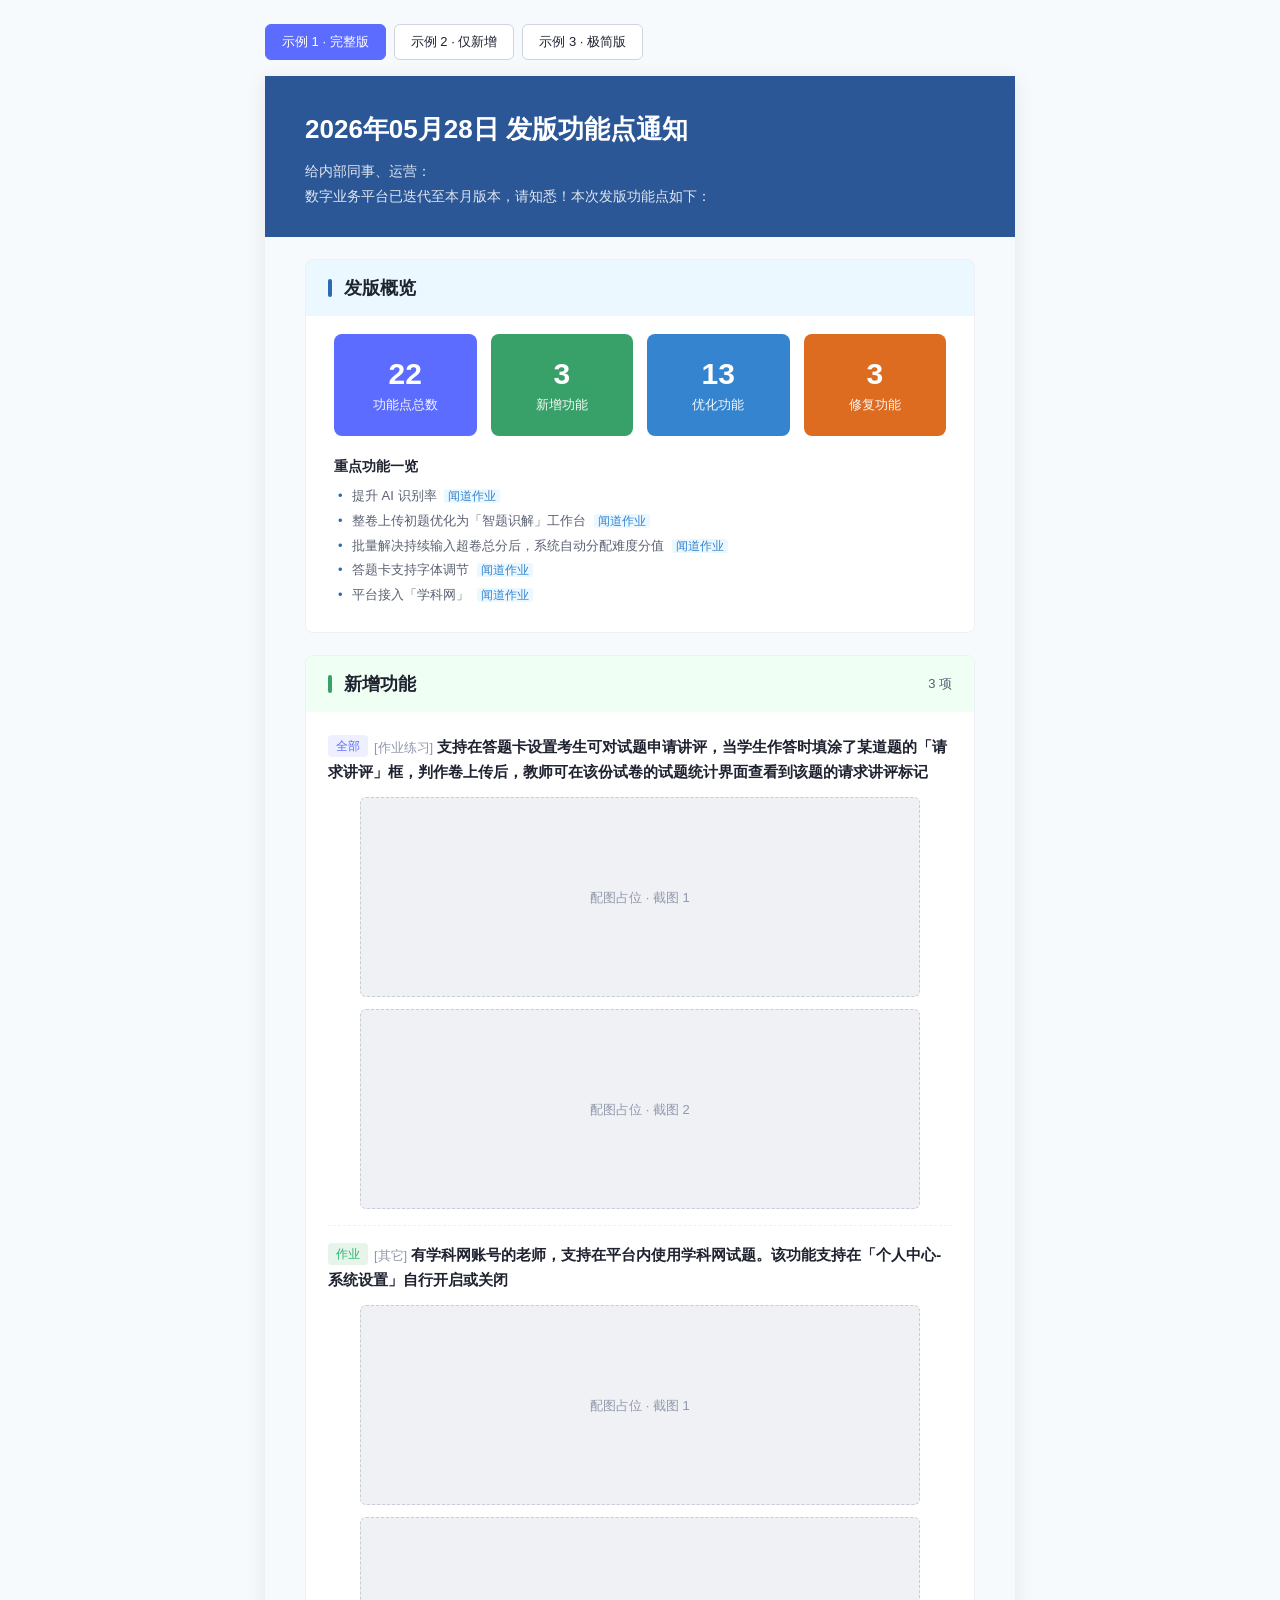
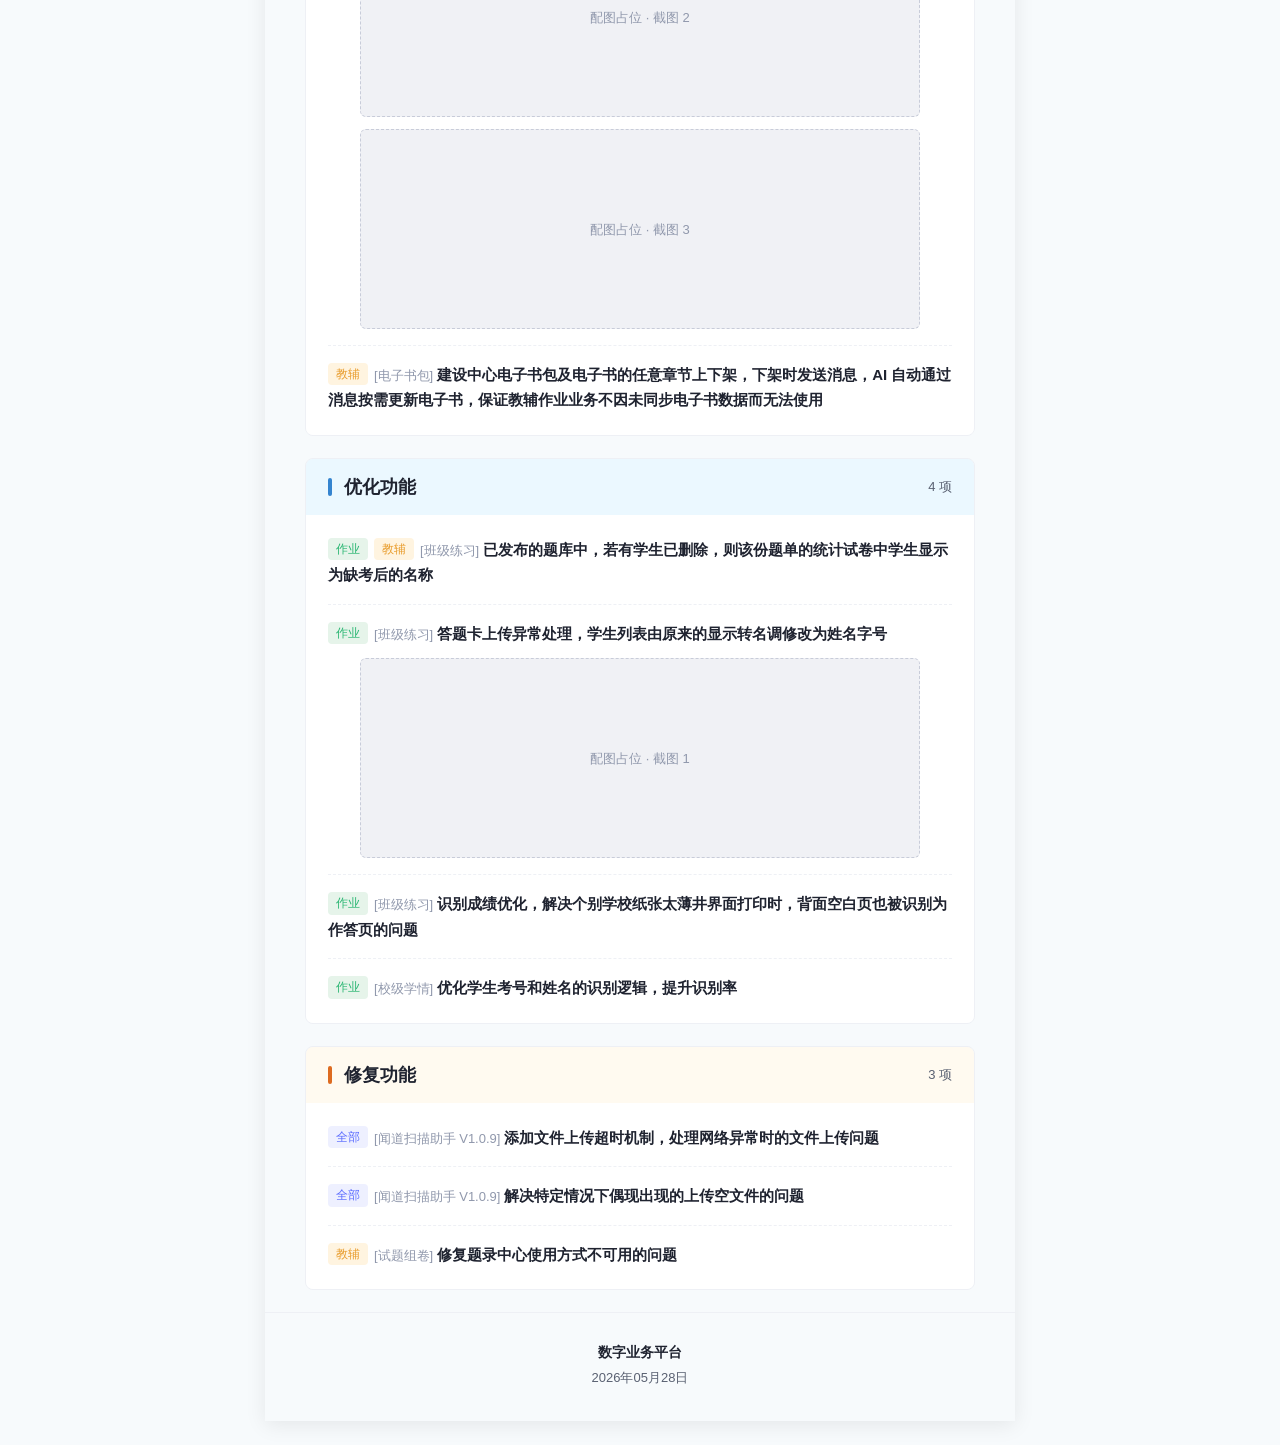
<file: 实现方式/templates/long_image_demo.html>
<!DOCTYPE html>
<html lang="zh-CN">
<head>
<meta charset="UTF-8">
<title>发版功能点通知长图 · 数据注入演示</title>
<style>
  /* ===== 基础 ===== */
  * { box-sizing: border-box; margin: 0; padding: 0; }
  body {
    font-family: -apple-system, BlinkMacSystemFont, "PingFang SC", "Microsoft YaHei", "Hiragino Sans GB", sans-serif;
    background: #f7fafc;
    padding: 24px 0;
    color: #1f2330;
  }
  .toolbar {
    width: 750px; margin: 0 auto 16px;
    display: flex; gap: 8px; flex-wrap: wrap;
  }
  .toolbar button {
    padding: 8px 16px; font-size: 13px;
    border: 1px solid #d0d4dd; background: #ffffff;
    color: #1f2330; border-radius: 6px; cursor: pointer;
    transition: all 0.15s;
  }
  .toolbar button:hover { background: #eef0ff; border-color: #5b6cff; color: #5b6cff; }
  .toolbar button.active { background: #5b6cff; color: #ffffff; border-color: #5b6cff; }

  .canvas {
    width: 750px;
    margin: 0 auto;
    background: #f7fafc;
    box-shadow: 0 4px 20px rgba(0,0,0,0.08);
  }

  /* ===== 顶部标题区 ===== */
  .header {
    padding: 36px 40px 28px;
    background: #2b5797;
    color: #ffffff;
  }
  .header h1 { font-size: 26px; font-weight: 600; color: #ffffff; margin-bottom: 12px; }
  .header .subtitle { font-size: 14px; color: rgba(255, 255, 255, 0.85); line-height: 1.8; }

  /* ===== 发版概览区 ===== */
  .stats { display: flex; gap: 14px; }
  .stat-card {
    flex: 1; padding: 22px 12px; border-radius: 8px;
    color: #ffffff; text-align: center;
  }
  .stat-card .num { font-size: 30px; font-weight: 700; line-height: 1.2; }
  .stat-card .label { font-size: 13px; margin-top: 4px; opacity: 0.95; }
  .stat-card.total { background: #5b6cff; }
  .stat-card.add   { background: #38a169; }
  .stat-card.opt   { background: #3484cf; }
  .stat-card.fix   { background: #dd6b20; }

  .keylist { margin-top: 22px; }
  .keylist-title { font-size: 14px; font-weight: 600; color: #1f2330; margin-bottom: 8px; }
  .keylist ul { list-style: none; padding-left: 0; }
  .keylist li {
    font-size: 13px; color: #5a6172;
    line-height: 1.9; padding-left: 18px; position: relative;
  }
  .keylist li::before { content: "•"; position: absolute; left: 4px; color: #2b6cb0; }
  .keylist li .ref-tag {
    color: #3484cf; background: #ebf8ff;
    padding: 0 4px; border-radius: 3px; font-size: 12px; margin-left: 4px;
  }

  /* ===== 功能区通用 ===== */
  .section {
    margin: 0 40px 22px; border-radius: 8px;
    overflow: hidden; border: 1px solid #eef0f5;
  }
  .section-overview { margin-top: 22px; }
  .section-header {
    padding: 16px 22px; display: flex;
    align-items: center; justify-content: space-between;
  }
  .section-header-title { display: flex; align-items: center; gap: 12px; }
  .section-bar {
    display: inline-block; width: 4px; height: 18px;
    border-radius: 2px; flex-shrink: 0;
  }
  .section-header .title { font-size: 18px; font-weight: 600; color: #1f2330; }
  .section-header .count { font-size: 13px; color: #5a6172; }

  .section-add { background: #f0fff4; }
  .section-add .section-bar { background: #38a169; }
  .section-opt { background: #ebf8ff; }
  .section-opt .section-bar { background: #3484cf; }
  .section-fix { background: #fffaf0; }
  .section-fix .section-bar { background: #dd6b20; }
  .section-overview { background: #ebf8ff; }
  .section-overview .section-bar { background: #2b6cb0; }

  .section-body { background: #ffffff; padding: 6px 22px; }
  .section-overview .section-body { padding: 18px 28px 24px; }
  .item { padding: 16px 0; border-bottom: 1px dashed #eef0f5; }
  .item:last-child { border-bottom: none; }
  .item-title { font-size: 15px; font-weight: 600; color: #1f2330; line-height: 1.7; }

  .tag {
    display: inline-block; padding: 1px 8px; border-radius: 4px;
    font-size: 12px; font-weight: 500;
    margin-right: 6px; vertical-align: 2px;
  }
  .tag-all    { background: #eef0ff; color: #5b6cff; }
  .tag-job    { background: #e6f4ea; color: #2bb673; }
  .tag-teach  { background: #fff4e0; color: #e89b2a; }
  .entry { color: #9098ac; font-size: 13px; font-weight: 500; margin-right: 4px; }

  .item-image {
    display: block; margin: 12px auto 0; width: 90%; max-width: 560px;
    background: #f0f1f5; border: 1px dashed #c8ccd9; border-radius: 6px;
    height: 200px; line-height: 200px;
    text-align: center; color: #9098ac; font-size: 13px;
  }
  .item-image + .item-image { margin-top: 12px; }
  .item-image img { max-width: 100%; max-height: 100%; display: block; }

  .footer {
    padding: 26px 40px 30px;
    text-align: center;
    border-top: 1px solid #eef0f5;
  }
  .footer .line { font-size: 13px; color: #5a6172; line-height: 1.9; }
  .footer .line.product { color: #1f2330; font-weight: 600; font-size: 14px; }
</style>
</head>
<body>

<div class="toolbar" id="toolbar">
  <button data-idx="0" class="active">示例 1 · 完整版</button>
  <button data-idx="1">示例 2 · 仅新增</button>
  <button data-idx="2">示例 3 · 极简版</button>
</div>

<div class="canvas" id="canvas"></div>

<script>
/* ===========================================================
 *  数据模型（后端 API 返回的数据结构）
 *  --------------------------------------------------------
 *  {
 *    header: { title, subtitleHtml },
 *    overview: { total, add, opt, fix, keyItems: [{ text, ref? }, ...] },
 *    added:   [ { tags: ['作业','教辅'...], entry: '...', desc: '...', images: [...] }, ... ],
 *    optimized: [...同上...],
 *    fixed:   [...同上...],
 *    footer: { product, date }
 *  }
 * =========================================================== */

const SAMPLES = [
  // ===== 示例 1：完整版（与预览版完全一致） =====
  {
    header: {
      title: "2026年05月28日 发版功能点通知",
      subtitleHtml: "给内部同事、运营：<br>数字业务平台已迭代至本月版本，请知悉！本次发版功能点如下："
    },
    overview: {
      total: 22, add: 3, opt: 13, fix: 3,
      keyItems: [
        { text: "提升 AI 识别率", ref: "闻道作业" },
        { text: "整卷上传初题优化为「智题识解」工作台", ref: "闻道作业" },
        { text: "批量解决持续输入超卷总分后，系统自动分配难度分值", ref: "闻道作业" },
        { text: "答题卡支持字体调节", ref: "闻道作业" },
        { text: "平台接入「学科网」", ref: "闻道作业" }
      ]
    },
    added: [
      { tags: ["全部"], entry: "[作业练习]",
        desc: "支持在答题卡设置考生可对试题申请讲评，当学生作答时填涂了某道题的「请求讲评」框，判作卷上传后，教师可在该份试卷的试题统计界面查看到该题的请求讲评标记",
        images: ["", ""] },
      { tags: ["作业"], entry: "[其它]",
        desc: "有学科网账号的老师，支持在平台内使用学科网试题。该功能支持在「个人中心-系统设置」自行开启或关闭",
        images: ["", "", ""] },
      { tags: ["教辅"], entry: "[电子书包]",
        desc: "建设中心电子书包及电子书的任意章节上下架，下架时发送消息，AI 自动通过消息按需更新电子书，保证教辅作业业务不因未同步电子书数据而无法使用",
        images: [] }
    ],
    optimized: [
      { tags: ["作业","教辅"], entry: "[班级练习]",
        desc: "已发布的题库中，若有学生已删除，则该份题单的统计试卷中学生显示为缺考后的名称", images: [] },
      { tags: ["作业"], entry: "[班级练习]",
        desc: "答题卡上传异常处理，学生列表由原来的显示转名调修改为姓名字号", images: [""] },
      { tags: ["作业"], entry: "[班级练习]",
        desc: "识别成绩优化，解决个别学校纸张太薄井界面打印时，背面空白页也被识别为作答页的问题", images: [] },
      { tags: ["作业"], entry: "[校级学情]",
        desc: "优化学生考号和姓名的识别逻辑，提升识别率", images: [] }
    ],
    fixed: [
      { tags: ["全部"], entry: "[闻道扫描助手 V1.0.9]",
        desc: "添加文件上传超时机制，处理网络异常时的文件上传问题", images: [] },
      { tags: ["全部"], entry: "[闻道扫描助手 V1.0.9]",
        desc: "解决特定情况下偶现出现的上传空文件的问题", images: [] },
      { tags: ["教辅"], entry: "[试题组卷]",
        desc: "修复题录中心使用方式不可用的问题", images: [] }
    ],
    footer: { product: "数字业务平台", date: "2026年05月28日" }
  },

  // ===== 示例 2：仅新增 =====
  {
    header: {
      title: "2026年06月15日 发版功能点通知",
      subtitleHtml: "给内部同事：<br>本次仅含新增功能，无优化/修复内容。"
    },
    overview: {
      total: 2, add: 2, opt: 0, fix: 0,
      keyItems: [
        { text: "新增「智能批改」模块", ref: "闻道作业" }
      ]
    },
    added: [
      { tags: ["作业","教辅"], entry: "[智能批改]",
        desc: "AI 自动批改客观题，支持数学、语文、英语三科，识别准确率达 95%", images: [] },
      { tags: ["作业"], entry: "[个人中心]",
        desc: "新增消息中心入口，所有系统通知、操作记录、学情提醒聚合展示", images: [] }
    ],
    optimized: [],
    fixed: [],
    footer: { product: "闻道作业", date: "2026年06月15日" }
  },

  // ===== 示例 3：极简版 =====
  {
    header: {
      title: "2026年07月01日 紧急修复通知",
      subtitleHtml: "给所有用户：<br>本次为紧急修复版本，请尽快更新。"
    },
    overview: { total: 1, add: 0, opt: 0, fix: 1, keyItems: [] },
    added: [],
    optimized: [],
    fixed: [
      { tags: ["全部"], entry: "[核心服务]",
        desc: "修复服务器高并发场景下偶发的 500 错误问题", images: [] }
    ],
    footer: { product: "数字业务平台", date: "2026年07月01日" }
  }
];


/* ===========================================================
 *  转义函数（防 XSS）
 * =========================================================== */
function esc(s) {
  if (s == null) return "";
  return String(s)
    .replace(/&/g, "&amp;")
    .replace(/</g, "&lt;")
    .replace(/>/g, "&gt;")
    .replace(/"/g, "&quot;");
}

/* ===========================================================
 *  业务线中文 → CSS class 映射
 *  --------------------------------------------------------
 *  数据里写中文（"作业"），CSS 类名是英文（.tag-job），
 *  渲染时用这张表翻译，避免中文字符出现在 class 属性里。
 * =========================================================== */
const TAG_CLASS = { "全部": "all", "作业": "job", "教辅": "teach" };
function tagClass(name) { return TAG_CLASS[name] || esc(name); }


/* ===========================================================
 *  渲染函数（数据 → HTML 字符串）
 * =========================================================== */
function render(d) {
  // header
  const header = `
    <div class="header">
      <h1>${esc(d.header.title)}</h1>
      <div class="subtitle">${d.header.subtitleHtml}</div>
    </div>`;

  // overview（统计卡片 + 重点功能）
  const overview = `
    <div class="section section-overview">
      <div class="section-header">
        <div class="section-header-title">
          <span class="section-bar"></span>
          <span class="title">发版概览</span>
        </div>
      </div>
      <div class="section-body">
        <div class="stats">
          <div class="stat-card total"><div class="num">${d.overview.total}</div><div class="label">功能点总数</div></div>
          <div class="stat-card add"><div class="num">${d.overview.add}</div><div class="label">新增功能</div></div>
          <div class="stat-card opt"><div class="num">${d.overview.opt}</div><div class="label">优化功能</div></div>
          <div class="stat-card fix"><div class="num">${d.overview.fix}</div><div class="label">修复功能</div></div>
        </div>
        ${d.overview.keyItems && d.overview.keyItems.length ? `
        <div class="keylist">
          <div class="keylist-title">重点功能一览</div>
          <ul>
            ${d.overview.keyItems.map(it => `
              <li>${esc(it.text)}${it.ref ? ` <span class="ref-tag">${esc(it.ref)}</span>` : ""}</li>
            `).join("")}
          </ul>
        </div>` : ""}
      </div>
    </div>`;

  // 单个 item 渲染
  function renderItem(it) {
    const tagsHtml = it.tags.map(t => `<span class="tag tag-${tagClass(t)}">${esc(t)}</span>`).join("");
    const imagesHtml = (it.images || []).map((src, i) => {
      if (src) return `<div class="item-image"><img src="${esc(src)}" alt="配图 ${i+1}"></div>`;
      return `<div class="item-image">配图占位 · 截图 ${i+1}</div>`;
    }).join("");
    return `
      <div class="item">
        <div class="item-title">${tagsHtml}<span class="entry">${esc(it.entry)}</span>${esc(it.desc)}</div>
        ${imagesHtml}
      </div>`;
  }

  // 三个功能区
  function renderSection(cls, title, items, count) {
    if (!items || !items.length) return "";   // 空数组不渲染该区
    return `
      <div class="section">
        <div class="section-header ${cls}">
          <div class="section-header-title">
            <span class="section-bar"></span>
            <span class="title">${title}</span>
          </div>
          <span class="count">${items.length} 项</span>
        </div>
        <div class="section-body">${items.map(renderItem).join("")}</div>
      </div>`;
  }

  const addedSection   = renderSection("section-add", "新增功能", d.added, d.overview.add);
  const optimizedSection = renderSection("section-opt", "优化功能", d.optimized, d.overview.opt);
  const fixedSection   = renderSection("section-fix", "修复功能", d.fixed, d.overview.fix);

  // footer
  const footer = `
    <div class="footer">
      <div class="line product">${esc(d.footer.product)}</div>
      <div class="line">${esc(d.footer.date)}</div>
    </div>`;

  return header + overview + addedSection + optimizedSection + fixedSection + footer;
}


/* ===========================================================
 *  加载数据 + 注入到 canvas
 * =========================================================== */
let currentIdx = 0;
function loadData(idx) {
  currentIdx = idx;
  document.getElementById("canvas").innerHTML = render(SAMPLES[idx]);
  document.querySelectorAll(".toolbar button").forEach((btn, i) => {
    btn.classList.toggle("active", i === idx);
  });
}

document.querySelectorAll(".toolbar button").forEach(btn => {
  btn.addEventListener("click", () => loadData(parseInt(btn.dataset.idx, 10)));
});

loadData(0);
</script>
</body>
</html>
</file>
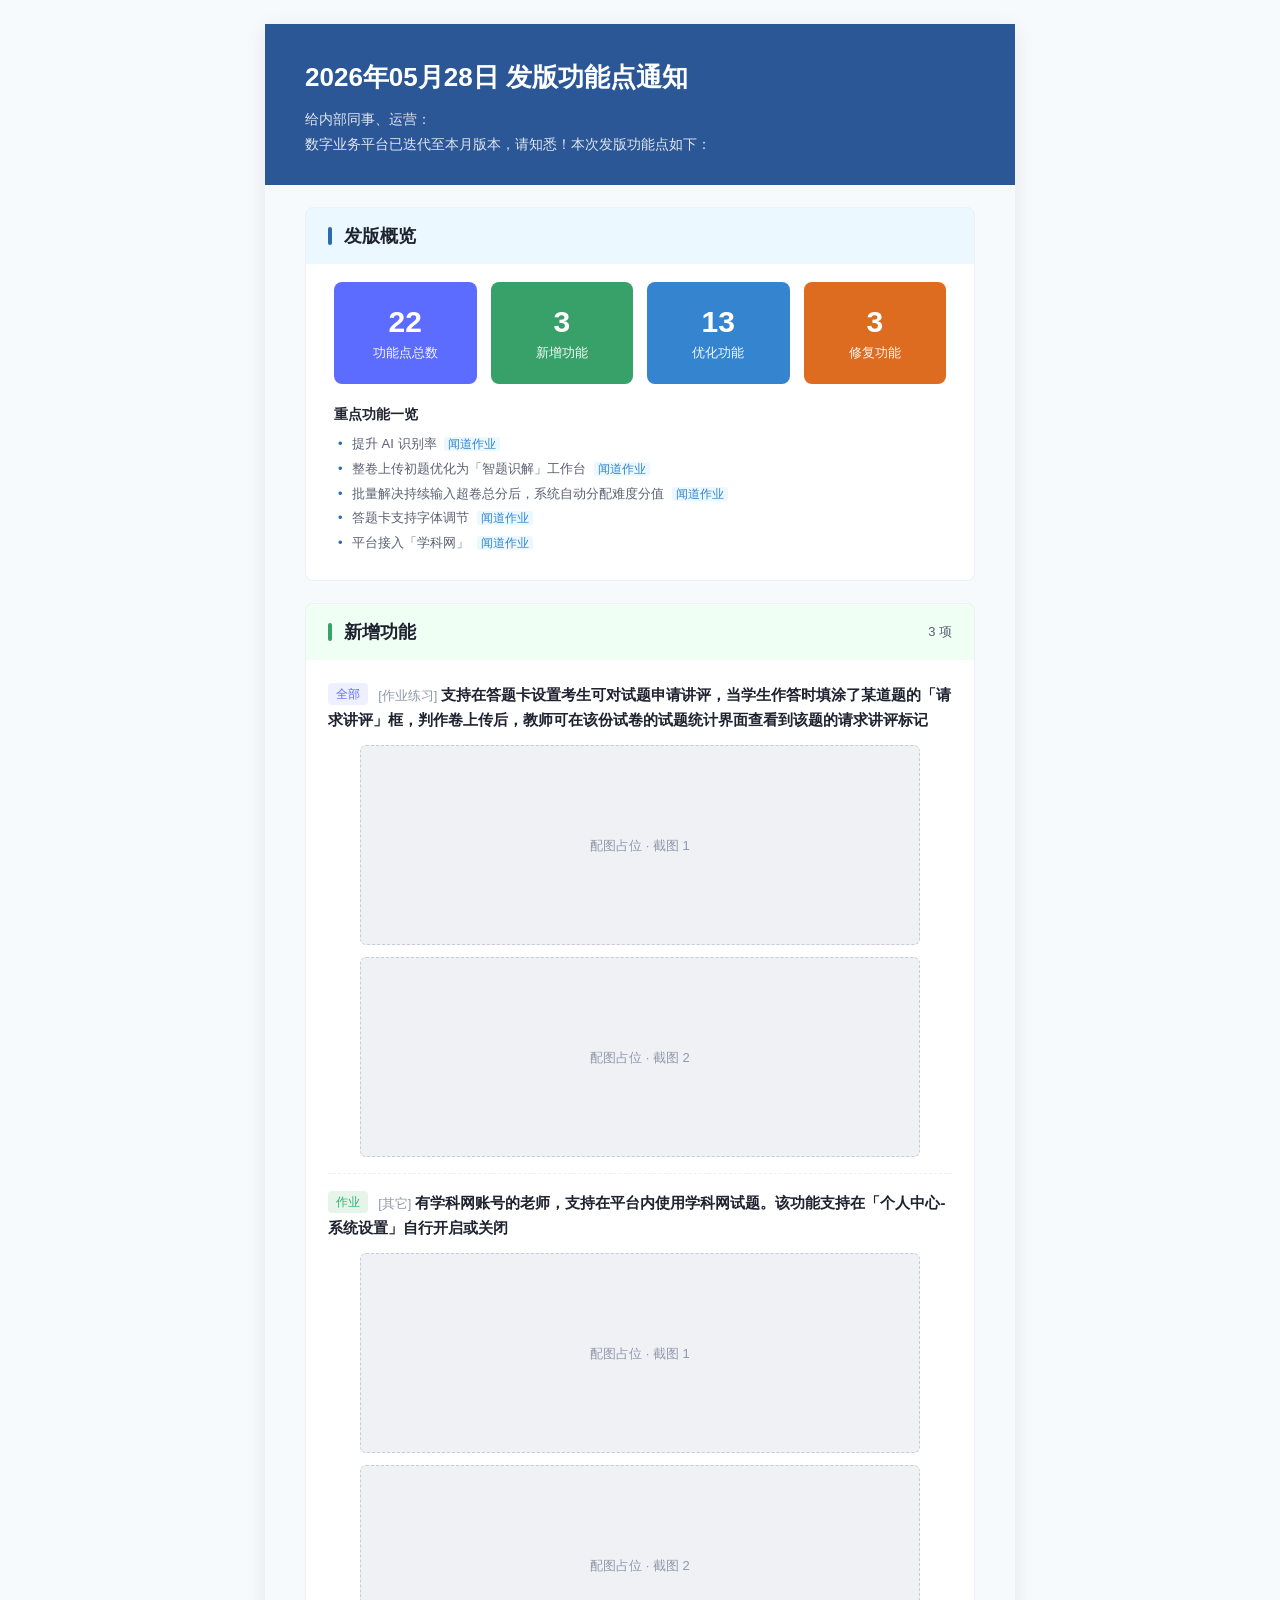
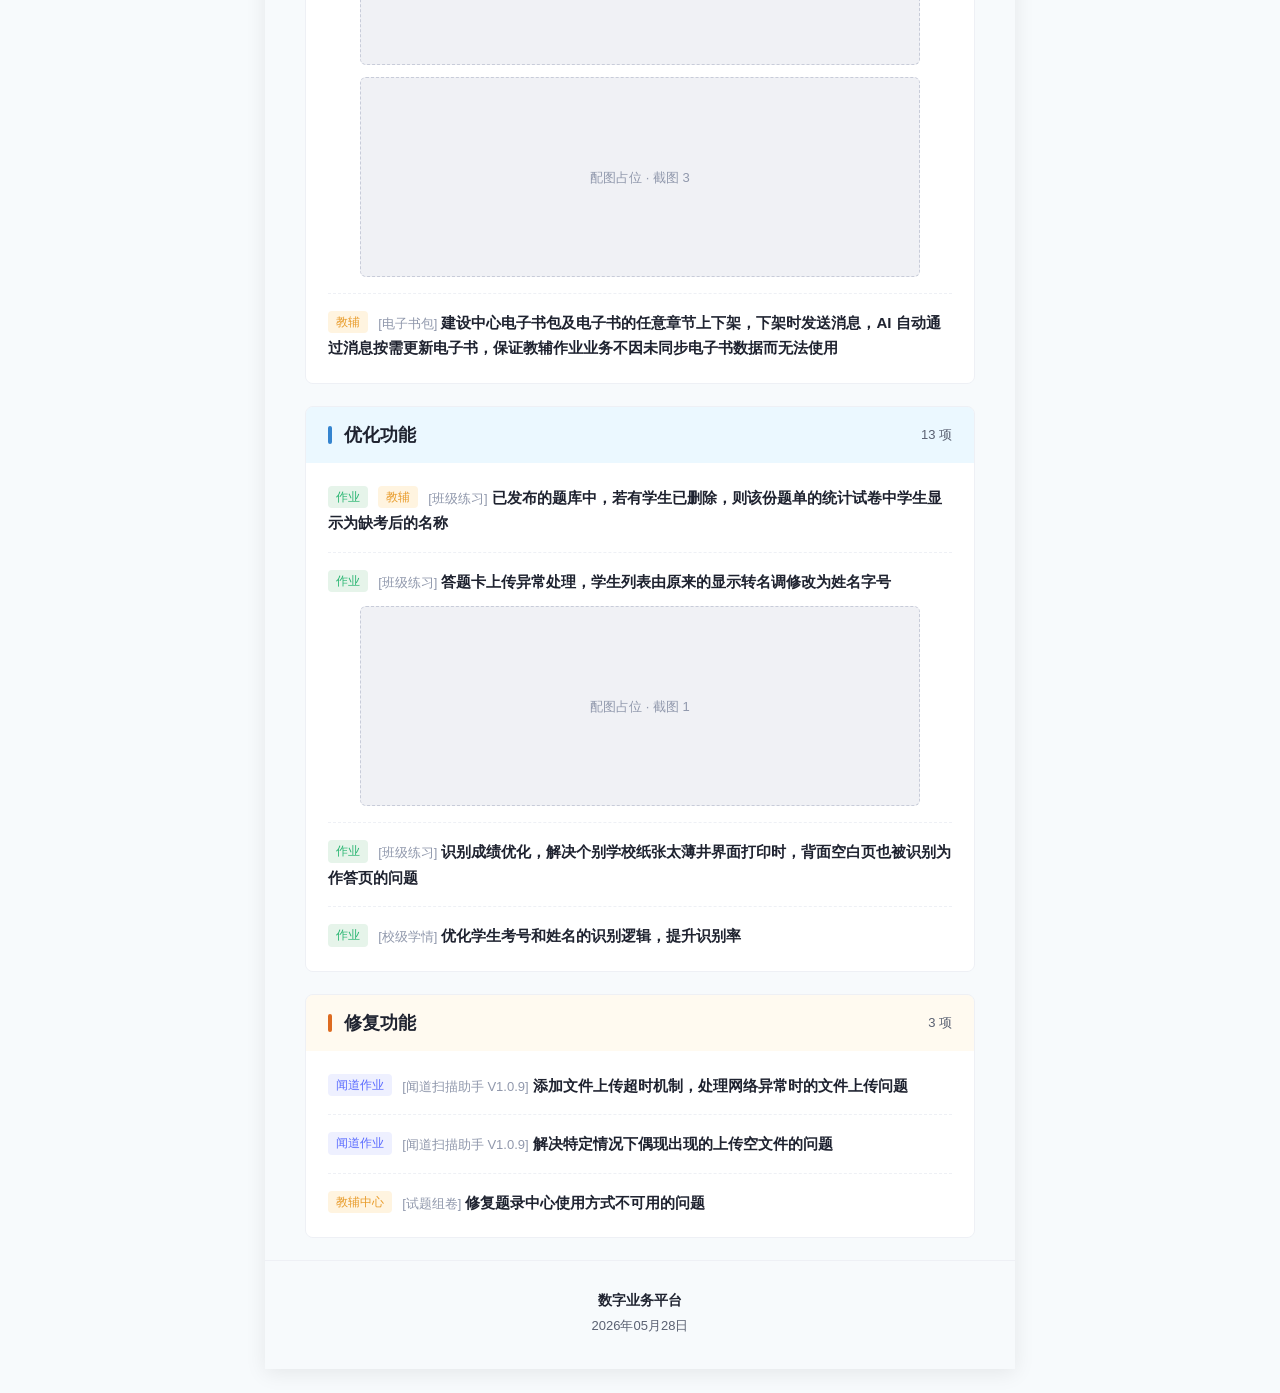
<file: 实现方式/templates/long_image_preview.html>
<!DOCTYPE html>
<html lang="zh-CN">
<head>
<meta charset="UTF-8">
<title>发版功能点通知长图 · 模板预览</title>
<style>
  /* ===== 基础 ===== */
  * { box-sizing: border-box; margin: 0; padding: 0; }
  body {
    font-family: -apple-system, BlinkMacSystemFont, "PingFang SC", "Microsoft YaHei", "Hiragino Sans GB", sans-serif;
    background: #f7fafc;
    padding: 24px 0;
    color: #1f2330;
  }
  .canvas {
    width: 750px;
    margin: 0 auto;
    background: #f7fafc;
    box-shadow: 0 4px 20px rgba(0,0,0,0.08);
  }

  /* ===== 顶部标题区 ===== */
  .header {
    padding: 36px 40px 28px;
    background: #2b5797;
    color: #ffffff;
  }
  .header h1 {
    font-size: 26px;
    font-weight: 600;
    color: #ffffff;
    margin-bottom: 12px;
  }
  .header .subtitle {
    font-size: 14px;
    color: rgba(255, 255, 255, 0.85);
    line-height: 1.8;
  }

  /* ===== 发版概览区 ===== */
  .stats { display: flex; gap: 14px; }
  .stat-card {
    flex: 1;
    padding: 22px 12px;
    border-radius: 8px;
    color: #ffffff;
    text-align: center;
  }
  .stat-card .num { font-size: 30px; font-weight: 700; line-height: 1.2; }
  .stat-card .label { font-size: 13px; margin-top: 4px; opacity: 0.95; }
  .stat-card.total { background: #5b6cff; }
  .stat-card.add   { background: #38a169; }
  .stat-card.opt   { background: #3484cf; }
  .stat-card.fix   { background: #dd6b20; }

  .keylist { margin-top: 22px; }
  .keylist-title {
    font-size: 14px;
    font-weight: 600;
    color: #1f2330;
    margin-bottom: 8px;
  }
  .keylist ul { list-style: none; padding-left: 0; }
  .keylist li {
    font-size: 13px;
    color: #5a6172;
    line-height: 1.9;
    padding-left: 18px;
    position: relative;
  }
  .keylist li::before {
    content: "•";
    position: absolute;
    left: 4px;
    color: #2b6cb0;
  }
  .keylist li .ref-tag {
    color: #3484cf;
    background: #ebf8ff;
    padding: 0 4px;
    border-radius: 3px;
    font-size: 12px;
    margin-left: 4px;
  }

  /* ===== 功能区通用 ===== */
  .section {
    margin: 0 40px 22px;
    border-radius: 8px;
    overflow: hidden;
    border: 1px solid #eef0f5;
  }
  .section-overview { margin-top: 22px; }
  .section-header {
    padding: 16px 22px;
    display: flex;
    align-items: center;
    justify-content: space-between;
  }
  .section-header-title {
    display: flex;
    align-items: center;
    gap: 12px;
  }
  .section-bar {
    display: inline-block;
    width: 4px;
    height: 18px;
    border-radius: 2px;
    flex-shrink: 0;
  }
  .section-header .title {
    font-size: 18px;
    font-weight: 600;
    color: #1f2330;
  }
  .section-header .count {
    font-size: 13px;
    color: #5a6172;
  }

  .section-add { background: #f0fff4; }
  .section-add .section-bar { background: #38a169; }

  .section-opt { background: #ebf8ff; }
  .section-opt .section-bar { background: #3484cf; }

  .section-fix { background: #fffaf0; }
  .section-fix .section-bar { background: #dd6b20; }

  .section-overview { background: #ebf8ff; }
  .section-overview .section-bar { background: #2b6cb0; }

  .section-body {
    background: #ffffff;
    padding: 6px 22px;
  }
  .section-overview .section-body { padding: 18px 28px 24px; }
  .item {
    padding: 16px 0;
    border-bottom: 1px dashed #eef0f5;
  }
  .item:last-child { border-bottom: none; }

  .item-title {
    font-size: 15px;
    font-weight: 600;
    color: #1f2330;
    line-height: 1.7;
  }

  /* 业务线标签（按业务线区分颜色） */
  .tag {
    display: inline-block;
    padding: 1px 8px;
    border-radius: 4px;
    font-size: 12px;
    font-weight: 500;
    margin-right: 6px;
    vertical-align: 2px;
  }
  .tag-all    { background: #eef0ff; color: #5b6cff; }  /* 全部 */
  .tag-job    { background: #e6f4ea; color: #2bb673; }  /* 作业 */
  .tag-teach  { background: #fff4e0; color: #e89b2a; }  /* 教辅 */

  .entry {
    color: #9098ac;
    font-size: 13px;
    font-weight: 500;
    margin-right: 4px;
  }

  /* ===== 配图（占位） ===== */
  .item-image {
    display: block;
    margin: 12px auto 0;
    width: 90%;
    max-width: 560px;
    background: #f0f1f5;
    border: 1px dashed #c8ccd9;
    border-radius: 6px;
    height: 200px;
    line-height: 200px;
    text-align: center;
    color: #9098ac;
    font-size: 13px;
  }
  .item-image + .item-image { margin-top: 12px; }

  /* ===== 底部 ===== */
  .footer {
    padding: 26px 40px 30px;
    text-align: center;
    border-top: 1px solid #eef0f5;
  }
  .footer .line {
    font-size: 13px;
    color: #5a6172;
    line-height: 1.9;
  }
  .footer .line.product { color: #1f2330; font-weight: 600; font-size: 14px; }
</style>
</head>
<body>
<div class="canvas">

  <!-- ============ 顶部标题区 ============ -->
  <div class="header">
    <h1>2026年05月28日 发版功能点通知</h1>
    <div class="subtitle">
      给内部同事、运营：<br>
      数字业务平台已迭代至本月版本，请知悉！本次发版功能点如下：
    </div>
  </div>

  <!-- ============ 发版概览区 ============ -->
  <div class="section section-overview">
    <div class="section-header">
      <div class="section-header-title">
        <span class="section-bar"></span>
        <span class="title">发版概览</span>
      </div>
    </div>
    <div class="section-body">
      <div class="stats">
        <div class="stat-card total">
          <div class="num">22</div>
          <div class="label">功能点总数</div>
        </div>
        <div class="stat-card add">
          <div class="num">3</div>
          <div class="label">新增功能</div>
        </div>
        <div class="stat-card opt">
          <div class="num">13</div>
          <div class="label">优化功能</div>
        </div>
        <div class="stat-card fix">
          <div class="num">3</div>
          <div class="label">修复功能</div>
        </div>
      </div>
      <div class="keylist">
        <div class="keylist-title">重点功能一览</div>
        <ul>
          <li>提升 AI 识别率 <span class="ref-tag">闻道作业</span></li>
          <li>整卷上传初题优化为「智题识解」工作台 <span class="ref-tag">闻道作业</span></li>
          <li>批量解决持续输入超卷总分后，系统自动分配难度分值 <span class="ref-tag">闻道作业</span></li>
          <li>答题卡支持字体调节 <span class="ref-tag">闻道作业</span></li>
          <li>平台接入「学科网」 <span class="ref-tag">闻道作业</span></li>
        </ul>
      </div>
    </div>
  </div>

  <!-- ============ 新增功能区 ============ -->
  <div class="section">
    <div class="section-header section-add">
      <div class="section-header-title">
        <span class="section-bar"></span>
        <span class="title">新增功能</span>
      </div>
      <span class="count">3 项</span>
    </div>
    <div class="section-body">
      <div class="item">
        <div class="item-title">
          <span class="tag tag-all">全部</span>
          <span class="entry">[作业练习]</span>支持在答题卡设置考生可对试题申请讲评，当学生作答时填涂了某道题的「请求讲评」框，判作卷上传后，教师可在该份试卷的试题统计界面查看到该题的请求讲评标记
        </div>
        <div class="item-image">配图占位 · 截图 1</div>
        <div class="item-image">配图占位 · 截图 2</div>
      </div>
      <div class="item">
        <div class="item-title">
          <span class="tag tag-job">作业</span>
          <span class="entry">[其它]</span>有学科网账号的老师，支持在平台内使用学科网试题。该功能支持在「个人中心-系统设置」自行开启或关闭
        </div>
        <div class="item-image">配图占位 · 截图 1</div>
        <div class="item-image">配图占位 · 截图 2</div>
        <div class="item-image">配图占位 · 截图 3</div>
      </div>
      <div class="item">
        <div class="item-title">
          <span class="tag tag-teach">教辅</span>
          <span class="entry">[电子书包]</span>建设中心电子书包及电子书的任意章节上下架，下架时发送消息，AI 自动通过消息按需更新电子书，保证教辅作业业务不因未同步电子书数据而无法使用
        </div>
      </div>
    </div>
  </div>

  <!-- ============ 优化功能区 ============ -->
  <div class="section">
    <div class="section-header section-opt">
      <div class="section-header-title">
        <span class="section-bar"></span>
        <span class="title">优化功能</span>
      </div>
      <span class="count">13 项</span>
    </div>
    <div class="section-body">
      <div class="item">
        <div class="item-title">
          <span class="tag tag-job">作业</span>
          <span class="tag tag-teach">教辅</span>
          <span class="entry">[班级练习]</span>已发布的题库中，若有学生已删除，则该份题单的统计试卷中学生显示为缺考后的名称
        </div>
      </div>
      <div class="item">
        <div class="item-title">
          <span class="tag tag-job">作业</span>
          <span class="entry">[班级练习]</span>答题卡上传异常处理，学生列表由原来的显示转名调修改为姓名字号
        </div>
        <div class="item-image">配图占位 · 截图 1</div>
      </div>
      <div class="item">
        <div class="item-title">
          <span class="tag tag-job">作业</span>
          <span class="entry">[班级练习]</span>识别成绩优化，解决个别学校纸张太薄井界面打印时，背面空白页也被识别为作答页的问题
        </div>
      </div>
      <div class="item">
        <div class="item-title">
          <span class="tag tag-job">作业</span>
          <span class="entry">[校级学情]</span>优化学生考号和姓名的识别逻辑，提升识别率
        </div>
      </div>
    </div>
  </div>

  <!-- ============ 修复功能区 ============ -->
  <div class="section">
    <div class="section-header section-fix">
      <div class="section-header-title">
        <span class="section-bar"></span>
        <span class="title">修复功能</span>
      </div>
      <span class="count">3 项</span>
    </div>
    <div class="section-body">
      <div class="item">
        <div class="item-title">
          <span class="tag tag-all">闻道作业</span>
          <span class="entry">[闻道扫描助手 V1.0.9]</span>添加文件上传超时机制，处理网络异常时的文件上传问题
        </div>
      </div>
      <div class="item">
        <div class="item-title">
          <span class="tag tag-all">闻道作业</span>
          <span class="entry">[闻道扫描助手 V1.0.9]</span>解决特定情况下偶现出现的上传空文件的问题
        </div>
      </div>
      <div class="item">
        <div class="item-title">
          <span class="tag tag-teach">教辅中心</span>
          <span class="entry">[试题组卷]</span>修复题录中心使用方式不可用的问题
        </div>
      </div>
    </div>
  </div>

  <!-- ============ 底部 ============ -->
  <div class="footer">
    <div class="line product">数字业务平台</div>
    <div class="line">2026年05月28日</div>
  </div>

</div>
</body>
</html>
</file>
